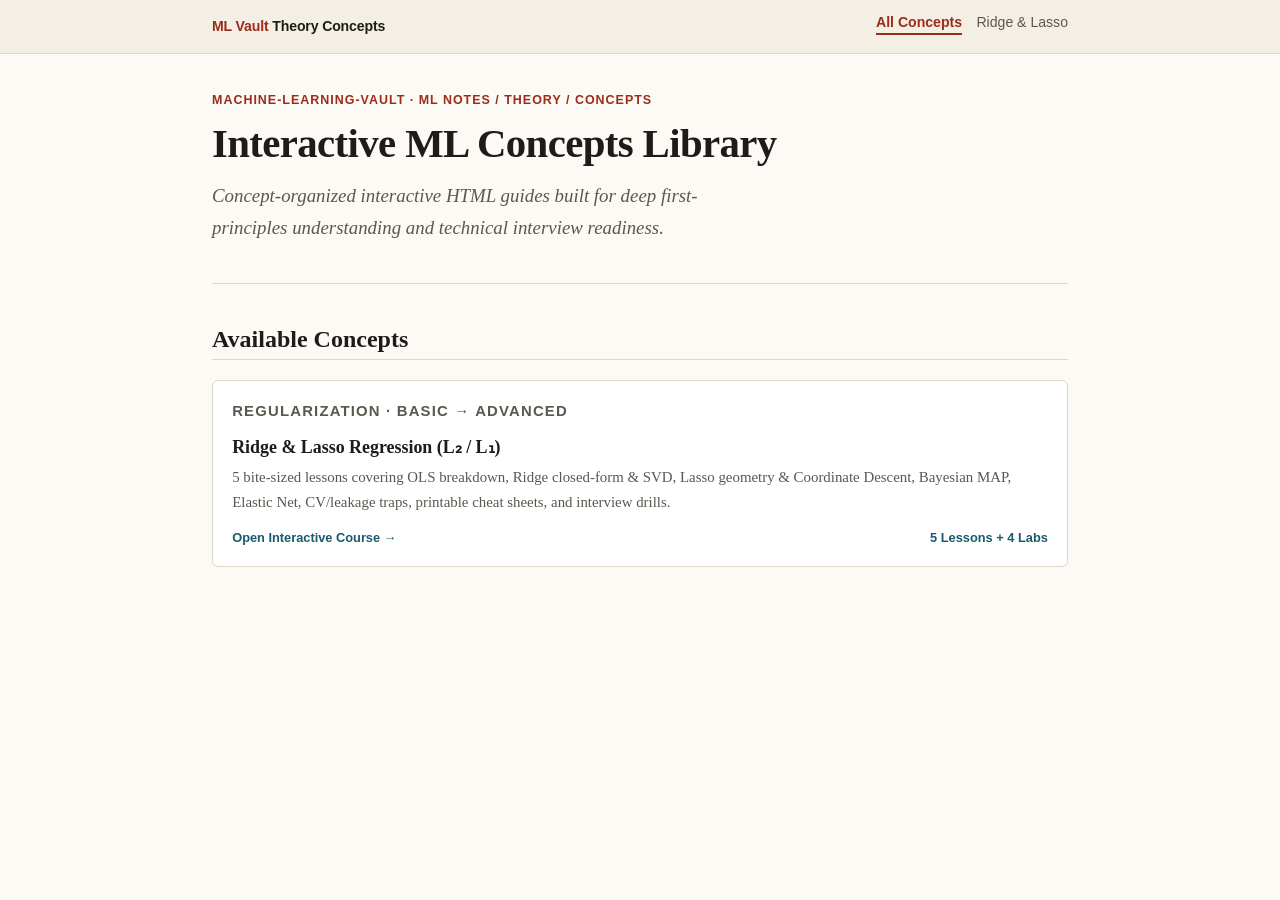
<file: ml notes/Theory/Concepts/index.html>
<!DOCTYPE html>
<html lang="en">
<head>
  <meta charset="UTF-8">
  <meta name="viewport" content="width=device-width, initial-scale=1.0">
  <meta name="color-scheme" content="light dark">
  <title>ML Theory — Interactive Concepts Hub</title>
  <link rel="stylesheet" href="./ridge-lasso/assets/course.css">
</head>
<body>
  <a class="skip-link" href="#main">Skip to content</a>

  <nav class="site-nav" aria-label="Concepts navigation">
    <div class="site-nav-inner">
      <a class="site-brand" href="./index.html"><span>ML Vault</span> Theory Concepts</a>
      <ul class="nav-links">
        <li><a href="./index.html" aria-current="page">All Concepts</a></li>
        <li><a href="./ridge-lasso/index.html">Ridge &amp; Lasso</a></li>
      </ul>
    </div>
  </nav>

  <main id="main">
    <header class="lesson-header">
      <p class="lesson-eyebrow">Machine-Learning-Vault · ml notes / Theory / Concepts</p>
      <h1>Interactive ML Concepts Library</h1>
      <p class="lesson-subtitle">
        Concept-organized interactive HTML guides built for deep first-principles understanding and technical interview readiness.
      </p>
    </header>

    <section aria-labelledby="concepts-list">
      <h2 id="concepts-list">Available Concepts</h2>
      <div class="lesson-grid">
        <a class="lesson-card" href="./ridge-lasso/index.html">
          <div>
            <p class="lesson-eyebrow">Regularization · Basic → Advanced</p>
            <h3>Ridge &amp; Lasso Regression (L₂ / L₁)</h3>
            <p>
              5 bite-sized lessons covering OLS breakdown, Ridge closed-form &amp; SVD, Lasso geometry &amp; Coordinate Descent, Bayesian MAP, Elastic Net, CV/leakage traps, printable cheat sheets, and interview drills.
            </p>
          </div>
          <div class="lesson-card-footer">
            <span>Open Interactive Course →</span>
            <span>5 Lessons + 4 Labs</span>
          </div>
        </a>
      </div>
    </section>
  </main>
</body>
</html>
</file>
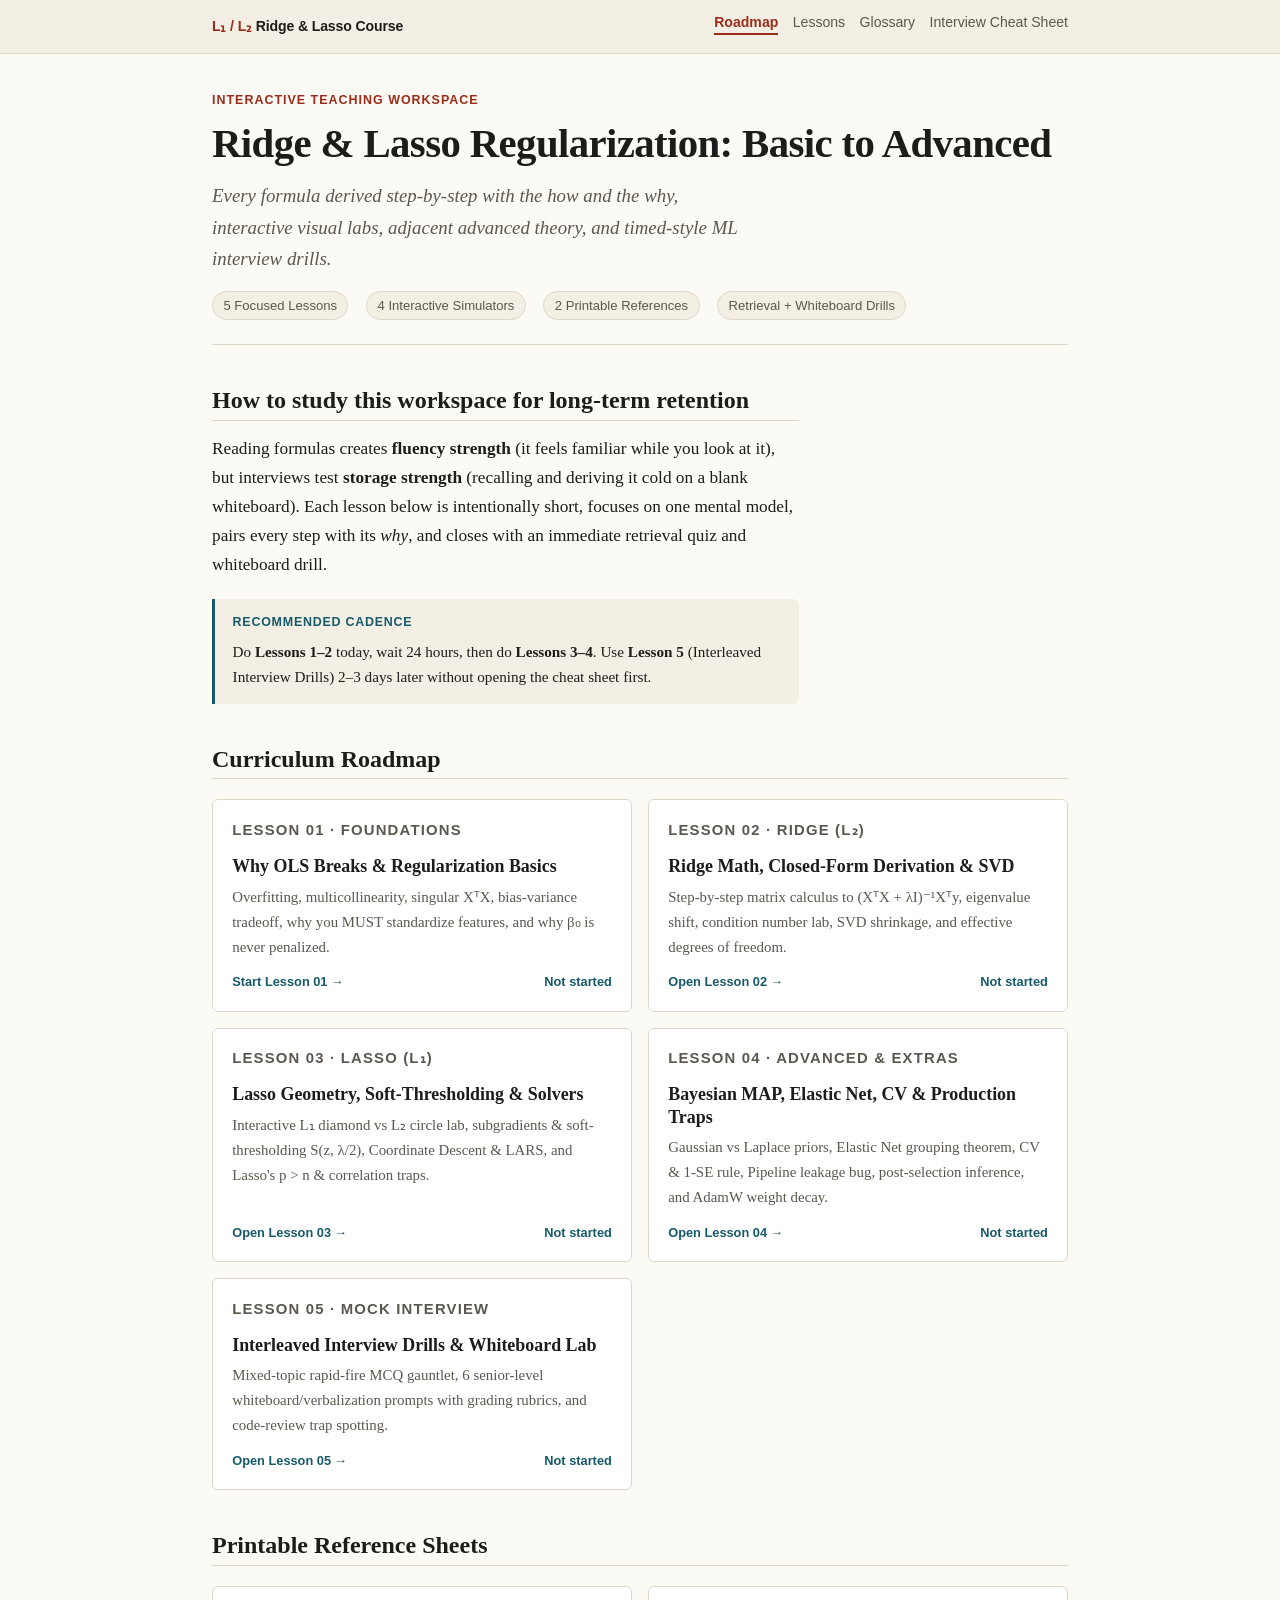
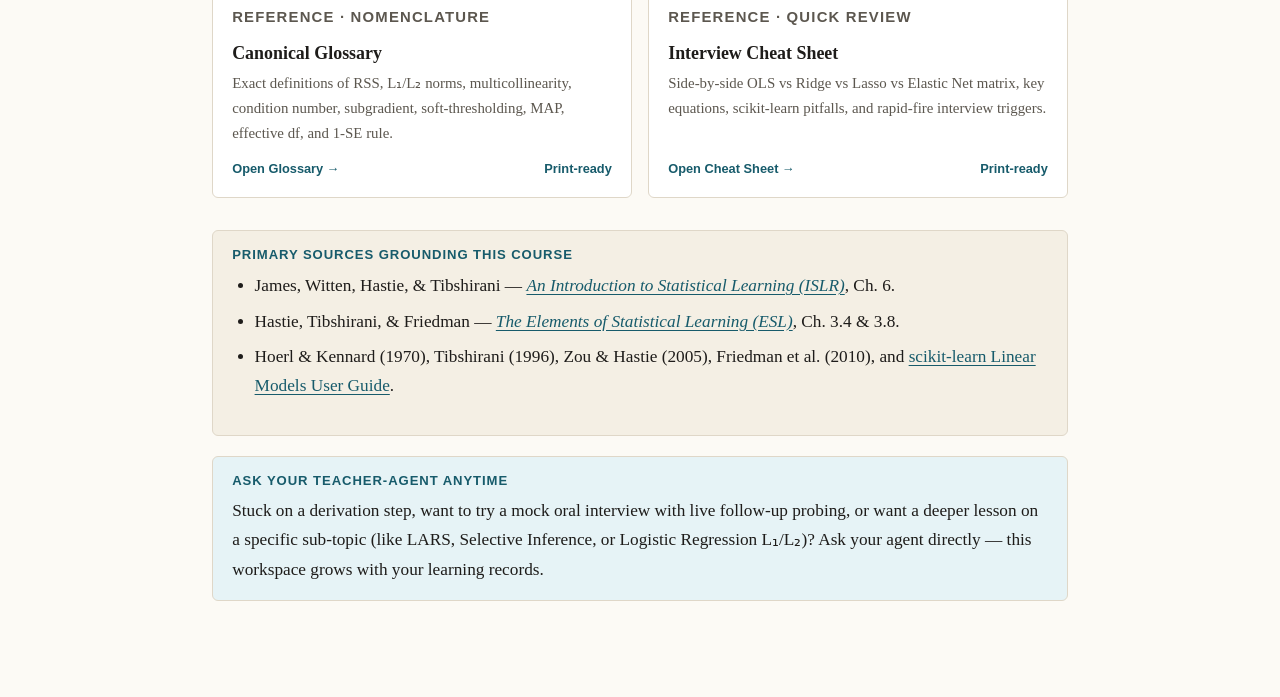
<file: ml notes/Theory/Concepts/ridge-lasso/index.html>
<!DOCTYPE html>
<html lang="en">
<head>
  <meta charset="UTF-8">
  <meta name="viewport" content="width=device-width, initial-scale=1.0">
  <meta name="color-scheme" content="light dark">
  <title>Ridge &amp; Lasso Mastery — Basic to Advanced ML Interview Course</title>
  <link rel="stylesheet" href="./assets/course.css">
</head>
<body>
  <a class="skip-link" href="#main">Skip to content</a>

  <nav class="site-nav" aria-label="Course navigation">
    <div class="site-nav-inner">
      <a class="site-brand" href="./index.html"><span>L₁ / L₂</span> Ridge &amp; Lasso Course</a>
      <ul class="nav-links">
        <li><a href="./index.html" aria-current="page">Roadmap</a></li>
        <li><a href="./lessons/0001-why-ols-breaks-and-regularization-basics.html">Lessons</a></li>
        <li><a href="./reference/glossary.html">Glossary</a></li>
        <li><a href="./reference/interview-cheatsheet.html">Interview Cheat Sheet</a></li>
      </ul>
    </div>
  </nav>

  <main id="main">
    <header class="lesson-header">
      <p class="lesson-eyebrow">Interactive Teaching Workspace</p>
      <h1>Ridge &amp; Lasso Regularization: Basic to Advanced</h1>
      <p class="lesson-subtitle">
        Every formula derived step-by-step with the <em>how</em> and the <em>why</em>, interactive visual labs, adjacent advanced theory, and timed-style ML interview drills.
      </p>
      <div class="meta-strip">
        <span class="meta-pill">5 Focused Lessons</span>
        <span class="meta-pill">4 Interactive Simulators</span>
        <span class="meta-pill">2 Printable References</span>
        <span class="meta-pill">Retrieval + Whiteboard Drills</span>
      </div>
    </header>

    <section class="prose" aria-labelledby="how-to-use">
      <h2 id="how-to-use">How to study this workspace for long-term retention</h2>
      <p>
        Reading formulas creates <strong>fluency strength</strong> (it feels familiar while you look at it), but interviews test <strong>storage strength</strong> (recalling and deriving it cold on a blank whiteboard). Each lesson below is intentionally short, focuses on one mental model, pairs every step with its <em>why</em>, and closes with an immediate retrieval quiz and whiteboard drill.
      </p>
      <div class="sidenote">
        <p class="sidenote-title">Recommended cadence</p>
        <p style="margin:0;">
          Do <strong>Lessons 1–2</strong> today, wait 24 hours, then do <strong>Lessons 3–4</strong>. Use <strong>Lesson 5</strong> (Interleaved Interview Drills) 2–3 days later without opening the cheat sheet first.
        </p>
      </div>
    </section>

    <section aria-labelledby="curriculum-heading">
      <h2 id="curriculum-heading">Curriculum Roadmap</h2>
      <div class="lesson-grid">
        <a class="lesson-card" href="./lessons/0001-why-ols-breaks-and-regularization-basics.html">
          <div>
            <p class="lesson-eyebrow">Lesson 01 · Foundations</p>
            <h3>Why OLS Breaks &amp; Regularization Basics</h3>
            <p>Overfitting, multicollinearity, singular XᵀX, bias-variance tradeoff, why you MUST standardize features, and why β₀ is never penalized.</p>
          </div>
          <div class="lesson-card-footer">
            <span>Start Lesson 01 →</span>
            <span data-hub-badge="lesson-01">Not started</span>
          </div>
        </a>

        <a class="lesson-card" href="./lessons/0002-ridge-regression-l2-math-svd-and-why.html">
          <div>
            <p class="lesson-eyebrow">Lesson 02 · Ridge (L₂)</p>
            <h3>Ridge Math, Closed-Form Derivation &amp; SVD</h3>
            <p>Step-by-step matrix calculus to (XᵀX + λI)⁻¹Xᵀy, eigenvalue shift, condition number lab, SVD shrinkage, and effective degrees of freedom.</p>
          </div>
          <div class="lesson-card-footer">
            <span>Open Lesson 02 →</span>
            <span data-hub-badge="lesson-02">Not started</span>
          </div>
        </a>

        <a class="lesson-card" href="./lessons/0003-lasso-regression-l1-geometry-sparsity-and-solvers.html">
          <div>
            <p class="lesson-eyebrow">Lesson 03 · Lasso (L₁)</p>
            <h3>Lasso Geometry, Soft-Thresholding &amp; Solvers</h3>
            <p>Interactive L₁ diamond vs L₂ circle lab, subgradients &amp; soft-thresholding S(z, λ/2), Coordinate Descent &amp; LARS, and Lasso's p &gt; n &amp; correlation traps.</p>
          </div>
          <div class="lesson-card-footer">
            <span>Open Lesson 03 →</span>
            <span data-hub-badge="lesson-03">Not started</span>
          </div>
        </a>

        <a class="lesson-card" href="./lessons/0004-advanced-bayesian-elastic-net-cv-and-gotchas.html">
          <div>
            <p class="lesson-eyebrow">Lesson 04 · Advanced &amp; Extras</p>
            <h3>Bayesian MAP, Elastic Net, CV &amp; Production Traps</h3>
            <p>Gaussian vs Laplace priors, Elastic Net grouping theorem, CV &amp; 1-SE rule, Pipeline leakage bug, post-selection inference, and AdamW weight decay.</p>
          </div>
          <div class="lesson-card-footer">
            <span>Open Lesson 04 →</span>
            <span data-hub-badge="lesson-04">Not started</span>
          </div>
        </a>

        <a class="lesson-card" href="./lessons/0005-interview-drills-and-whiteboard-scenarios.html">
          <div>
            <p class="lesson-eyebrow">Lesson 05 · Mock Interview</p>
            <h3>Interleaved Interview Drills &amp; Whiteboard Lab</h3>
            <p>Mixed-topic rapid-fire MCQ gauntlet, 6 senior-level whiteboard/verbalization prompts with grading rubrics, and code-review trap spotting.</p>
          </div>
          <div class="lesson-card-footer">
            <span>Open Lesson 05 →</span>
            <span data-hub-badge="lesson-05">Not started</span>
          </div>
        </a>
      </div>
    </section>

    <section aria-labelledby="ref-heading">
      <h2 id="ref-heading">Printable Reference Sheets</h2>
      <div class="lesson-grid">
        <a class="lesson-card" href="./reference/glossary.html">
          <div>
            <p class="lesson-eyebrow">Reference · Nomenclature</p>
            <h3>Canonical Glossary</h3>
            <p>Exact definitions of RSS, L₁/L₂ norms, multicollinearity, condition number, subgradient, soft-thresholding, MAP, effective df, and 1-SE rule.</p>
          </div>
          <div class="lesson-card-footer">
            <span>Open Glossary →</span>
            <span>Print-ready</span>
          </div>
        </a>

        <a class="lesson-card" href="./reference/interview-cheatsheet.html">
          <div>
            <p class="lesson-eyebrow">Reference · Quick Review</p>
            <h3>Interview Cheat Sheet</h3>
            <p>Side-by-side OLS vs Ridge vs Lasso vs Elastic Net matrix, key equations, scikit-learn pitfalls, and rapid-fire interview triggers.</p>
          </div>
          <div class="lesson-card-footer">
            <span>Open Cheat Sheet →</span>
            <span>Print-ready</span>
          </div>
        </a>
      </div>
    </section>

    <section class="source-box" aria-labelledby="sources-head">
      <h2 id="sources-head">Primary Sources Grounding This Course</h2>
      <ul>
        <li>James, Witten, Hastie, &amp; Tibshirani — <a href="https://www.statlearning.com/" target="_blank" rel="noopener"><em>An Introduction to Statistical Learning (ISLR)</em></a>, Ch. 6.</li>
        <li>Hastie, Tibshirani, &amp; Friedman — <a href="https://web.stanford.edu/~hastie/ElemStatLearn/" target="_blank" rel="noopener"><em>The Elements of Statistical Learning (ESL)</em></a>, Ch. 3.4 &amp; 3.8.</li>
        <li>Hoerl &amp; Kennard (1970), Tibshirani (1996), Zou &amp; Hastie (2005), Friedman et al. (2010), and <a href="https://scikit-learn.org/stable/modules/linear_model.html" target="_blank" rel="noopener">scikit-learn Linear Models User Guide</a>.</li>
      </ul>
    </section>

    <section class="agent-box" aria-labelledby="agent-head">
      <h2 id="agent-head">Ask Your Teacher-Agent Anytime</h2>
      <p style="margin:0;">
        Stuck on a derivation step, want to try a mock oral interview with live follow-up probing, or want a deeper lesson on a specific sub-topic (like LARS, Selective Inference, or Logistic Regression L₁/L₂)? Ask your agent directly — this workspace grows with your learning records.
      </p>
    </section>
  </main>

  <script src="./assets/drills.js"></script>
</body>
</html>
</file>
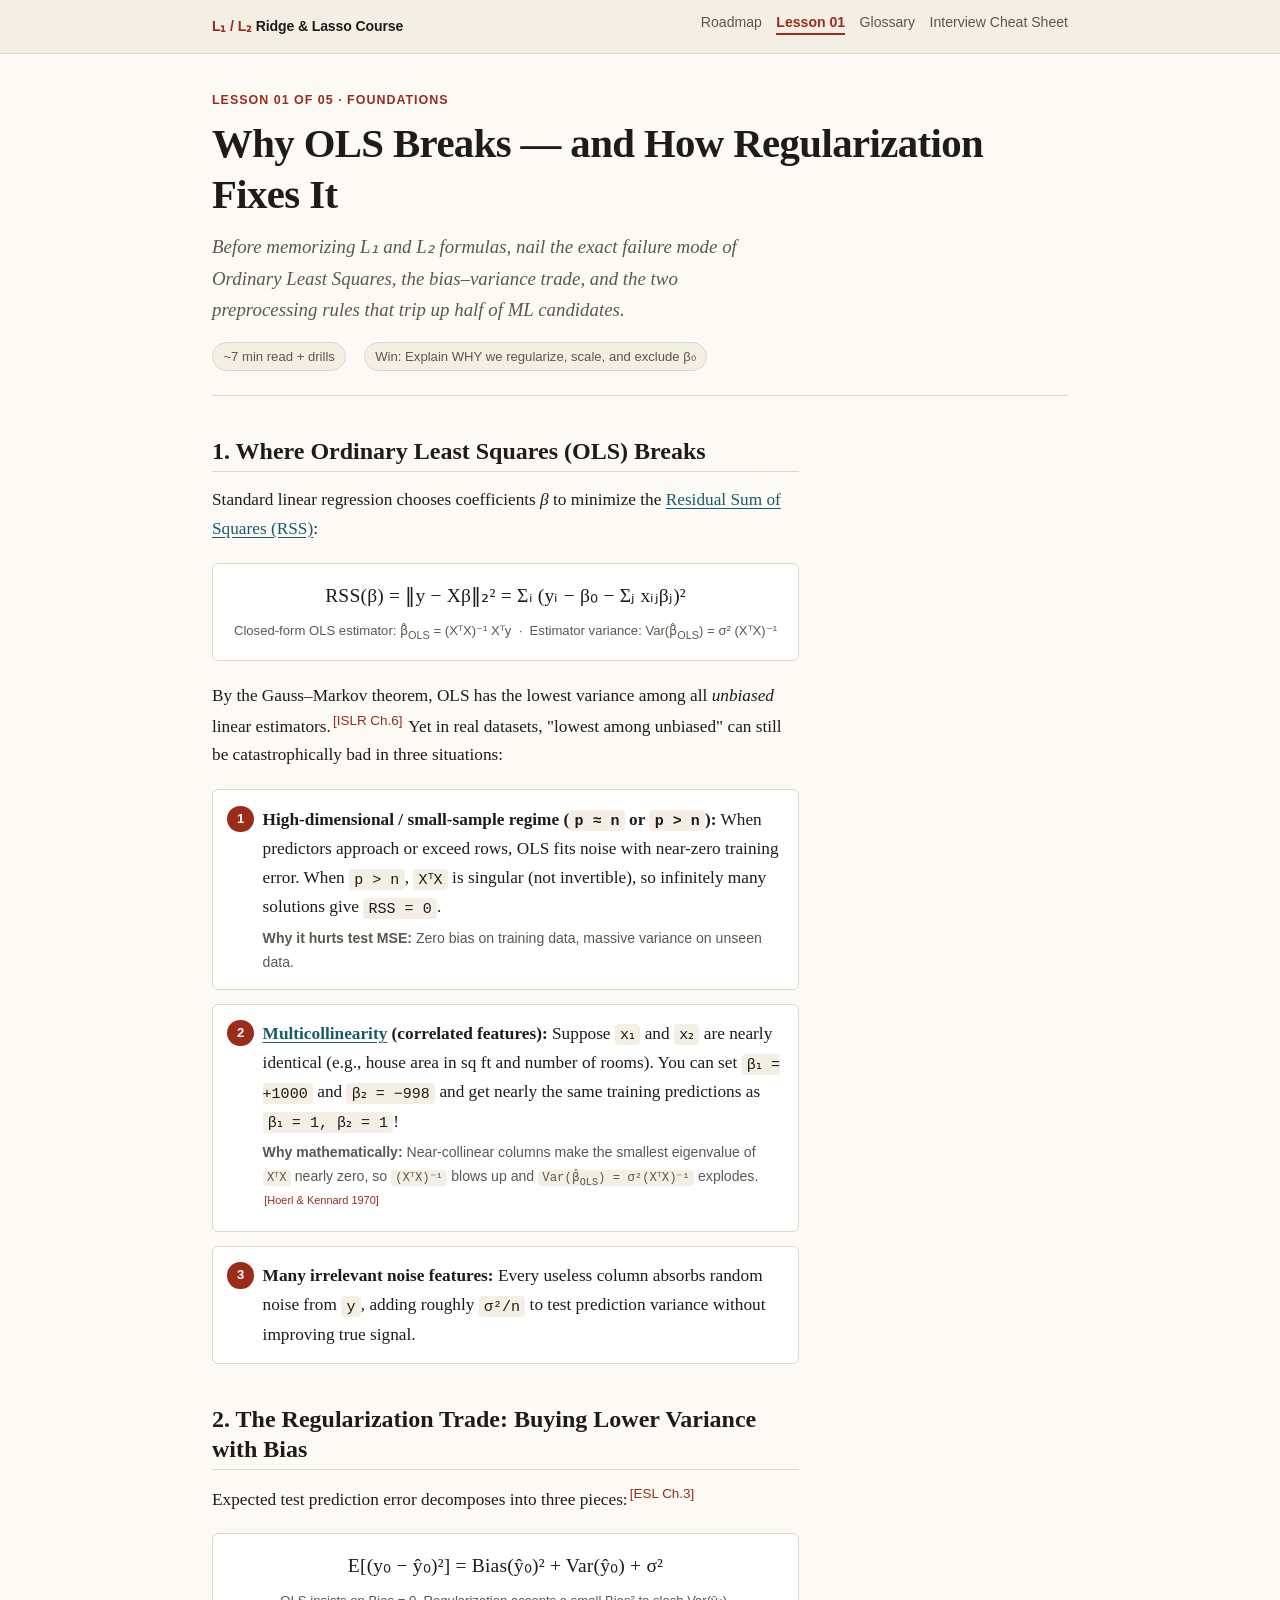
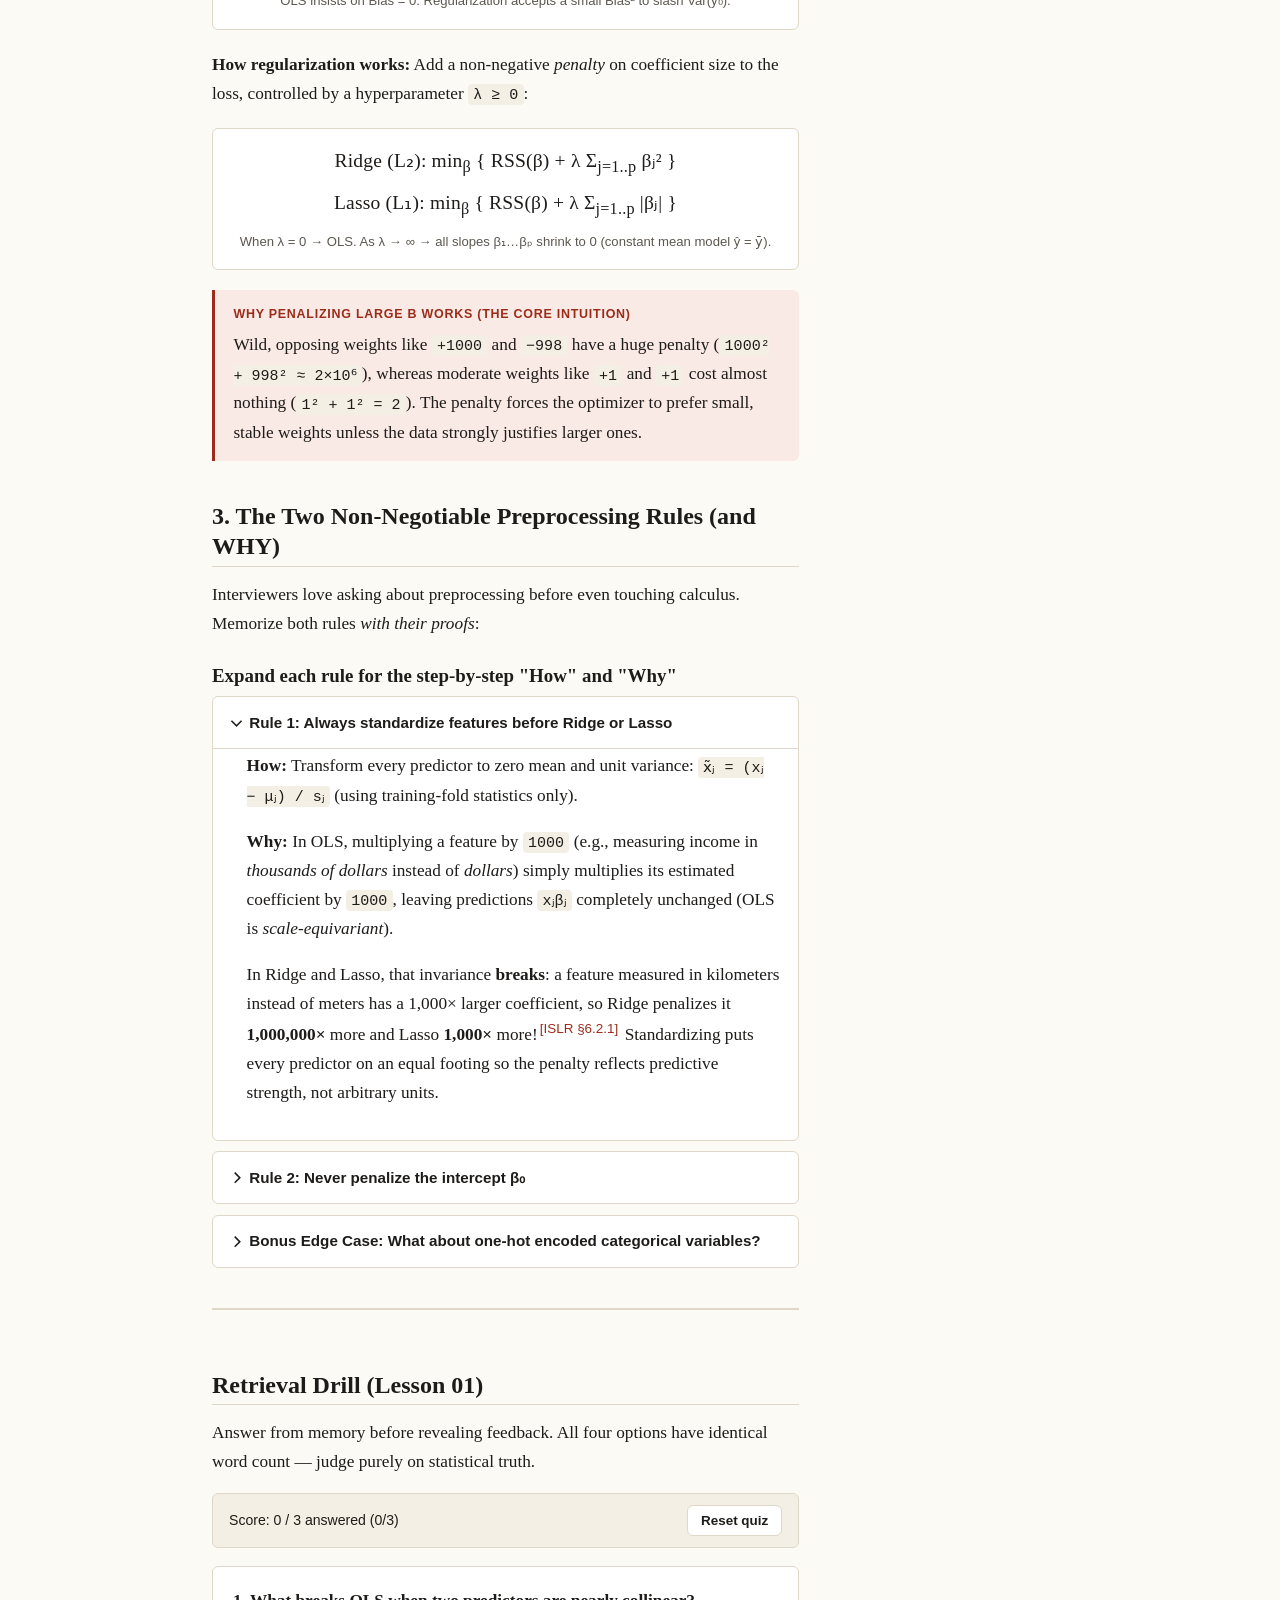
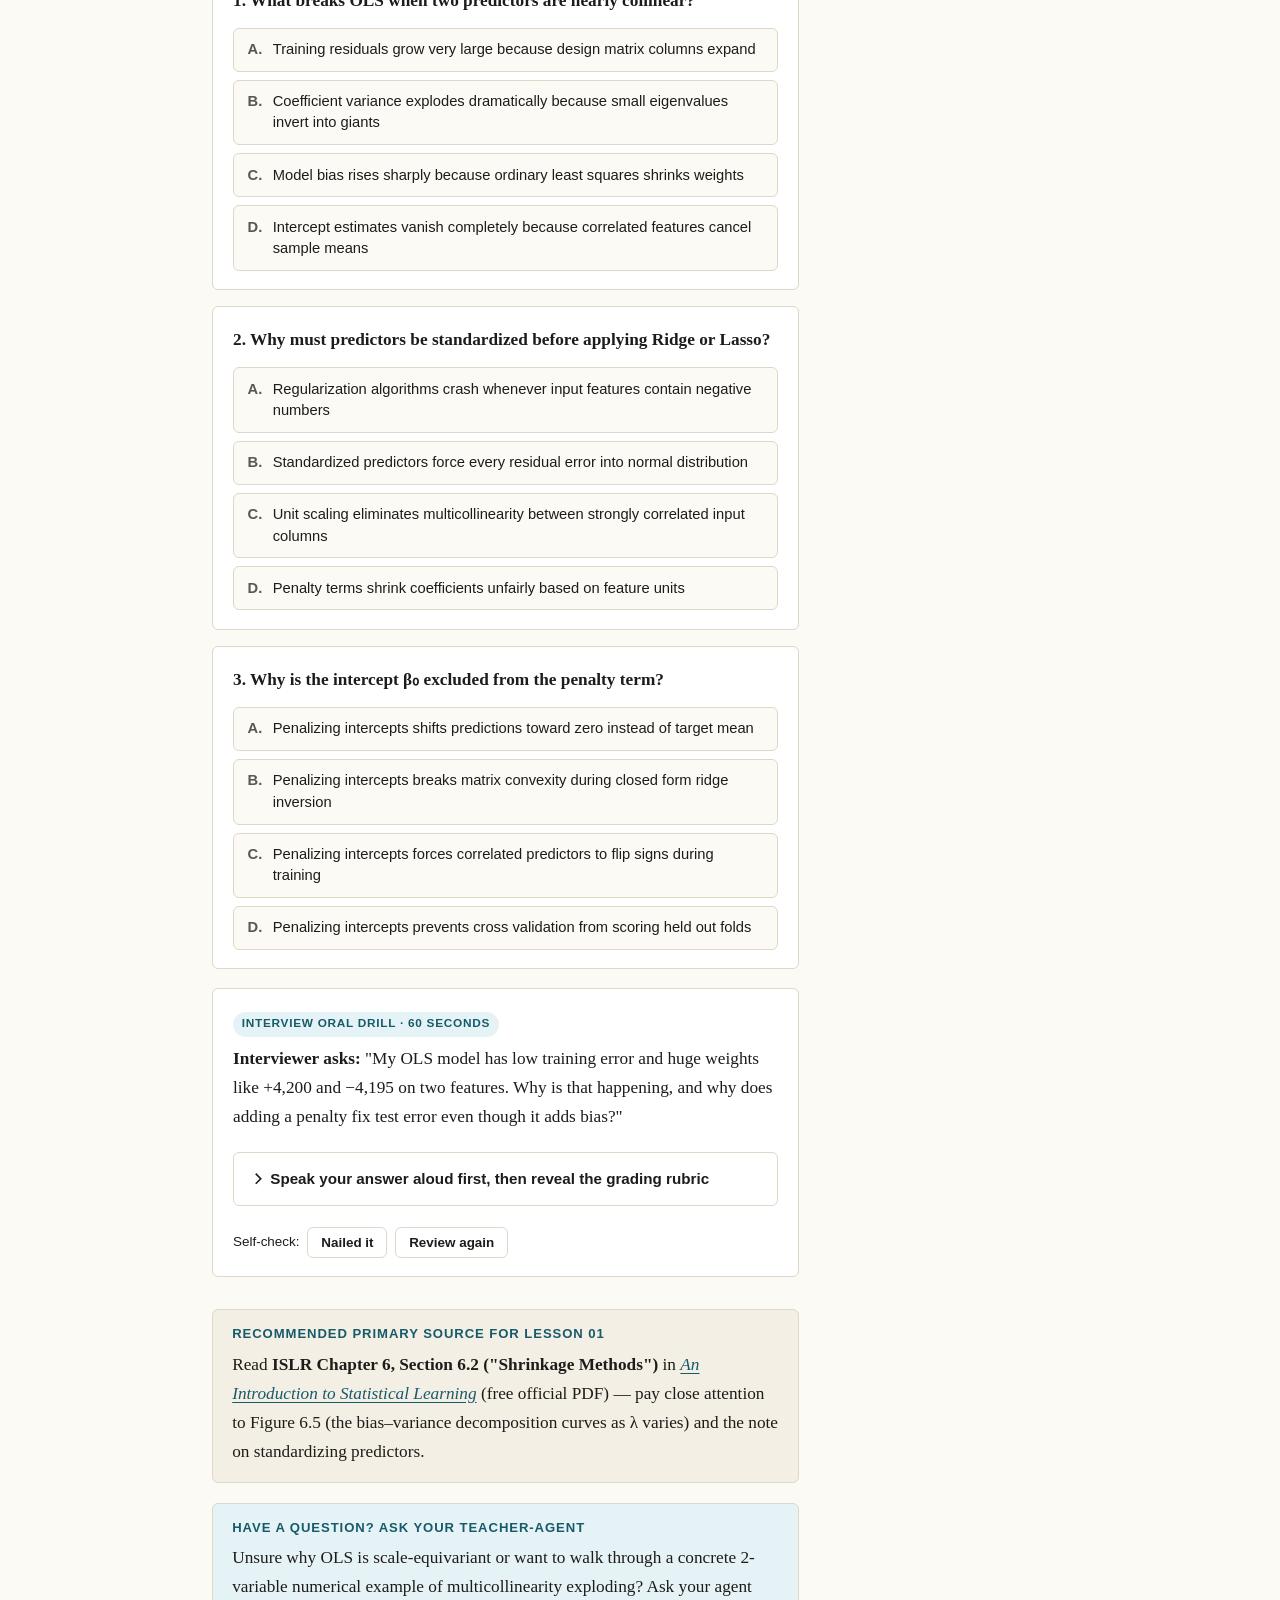
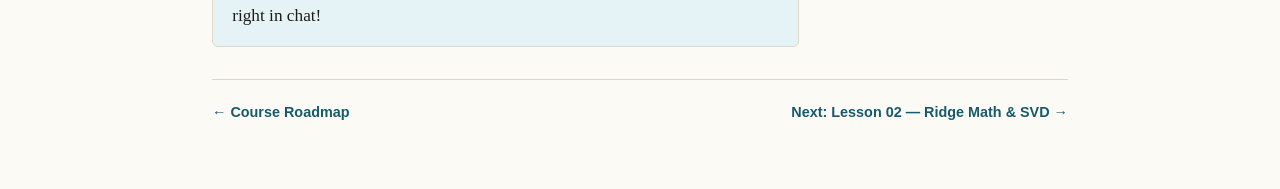
<file: ml notes/Theory/Concepts/ridge-lasso/lessons/0001-why-ols-breaks-and-regularization-basics.html>
<!DOCTYPE html>
<html lang="en">
<head>
  <meta charset="UTF-8">
  <meta name="viewport" content="width=device-width, initial-scale=1.0">
  <meta name="color-scheme" content="light dark">
  <title>Lesson 01: Why OLS Breaks &amp; Regularization Basics</title>
  <link rel="stylesheet" href="../assets/course.css">
</head>
<body>
  <a class="skip-link" href="#main">Skip to content</a>

  <nav class="site-nav" aria-label="Course navigation">
    <div class="site-nav-inner">
      <a class="site-brand" href="../index.html"><span>L₁ / L₂</span> Ridge &amp; Lasso Course</a>
      <ul class="nav-links">
        <li><a href="../index.html">Roadmap</a></li>
        <li><a href="./0001-why-ols-breaks-and-regularization-basics.html" aria-current="page">Lesson 01</a></li>
        <li><a href="../reference/glossary.html">Glossary</a></li>
        <li><a href="../reference/interview-cheatsheet.html">Interview Cheat Sheet</a></li>
      </ul>
    </div>
  </nav>

  <main id="main">
    <header class="lesson-header">
      <p class="lesson-eyebrow">Lesson 01 of 05 · Foundations</p>
      <h1>Why OLS Breaks — and How Regularization Fixes It</h1>
      <p class="lesson-subtitle">
        Before memorizing L₁ and L₂ formulas, nail the exact failure mode of Ordinary Least Squares, the bias–variance trade, and the two preprocessing rules that trip up half of ML candidates.
      </p>
      <div class="meta-strip">
        <span class="meta-pill">~7 min read + drills</span>
        <span class="meta-pill">Win: Explain WHY we regularize, scale, and exclude β₀</span>
      </div>
    </header>

    <article class="prose">
      <h2>1. Where Ordinary Least Squares (OLS) Breaks</h2>
      <p>
        Standard linear regression chooses coefficients <span class="math-var">β</span> to minimize the <a href="../reference/glossary.html#ols">Residual Sum of Squares (RSS)</a>:
      </p>
      <div class="math-block">
        <span class="eq-main">RSS(β) = ‖y − Xβ‖₂² = Σᵢ (yᵢ − β₀ − Σⱼ xᵢⱼβⱼ)²</span>
        <span class="eq-note">Closed-form OLS estimator: β̂<sub>OLS</sub> = (XᵀX)⁻¹ Xᵀy &nbsp;·&nbsp; Estimator variance: Var(β̂<sub>OLS</sub>) = σ² (XᵀX)⁻¹</span>
      </div>
      <p>
        By the Gauss–Markov theorem, OLS has the lowest variance among all <em>unbiased</em> linear estimators.<a class="cite" href="https://www.statlearning.com/" target="_blank" rel="noopener">[ISLR Ch.6]</a> Yet in real datasets, "lowest among unbiased" can still be catastrophically bad in three situations:
      </p>
      <ol class="step-list">
        <li>
          <strong>High-dimensional / small-sample regime (<code>p ≈ n</code> or <code>p &gt; n</code>):</strong>
          When predictors approach or exceed rows, OLS fits noise with near-zero training error. When <code>p &gt; n</code>, <code>XᵀX</code> is singular (not invertible), so infinitely many solutions give <code>RSS = 0</code>.
          <span class="step-why"><strong>Why it hurts test MSE:</strong> Zero bias on training data, massive variance on unseen data.</span>
        </li>
        <li>
          <strong><a href="../reference/glossary.html#multicollinearity">Multicollinearity</a> (correlated features):</strong>
          Suppose <code>x₁</code> and <code>x₂</code> are nearly identical (e.g., house area in sq ft and number of rooms). You can set <code>β₁ = +1000</code> and <code>β₂ = −998</code> and get nearly the same training predictions as <code>β₁ = 1, β₂ = 1</code>!
          <span class="step-why"><strong>Why mathematically:</strong> Near-collinear columns make the smallest eigenvalue of <code>XᵀX</code> nearly zero, so <code>(XᵀX)⁻¹</code> blows up and <code>Var(β̂<sub>OLS</sub>) = σ²(XᵀX)⁻¹</code> explodes.<a class="cite" href="https://doi.org/10.1080/00401706.1970.10488634" target="_blank" rel="noopener">[Hoerl &amp; Kennard 1970]</a></span>
        </li>
        <li>
          <strong>Many irrelevant noise features:</strong>
          Every useless column absorbs random noise from <code>y</code>, adding roughly <code>σ²/n</code> to test prediction variance without improving true signal.
        </li>
      </ol>

      <h2>2. The Regularization Trade: Buying Lower Variance with Bias</h2>
      <p>
        Expected test prediction error decomposes into three pieces:<a class="cite" href="https://web.stanford.edu/~hastie/ElemStatLearn/" target="_blank" rel="noopener">[ESL Ch.3]</a>
      </p>
      <div class="math-block">
        <span class="eq-main">E[(y₀ − ŷ₀)²] = Bias(ŷ₀)² + Var(ŷ₀) + σ²</span>
        <span class="eq-note">OLS insists on Bias = 0. Regularization accepts a small Bias² to slash Var(ŷ₀).</span>
      </div>
      <p>
        <strong>How regularization works:</strong> Add a non-negative <em>penalty</em> on coefficient size to the loss, controlled by a hyperparameter <code>λ ≥ 0</code>:
      </p>
      <div class="math-block">
        <span class="eq-main">Ridge (L₂): min<sub>β</sub> { RSS(β) + λ Σ<sub>j=1..p</sub> βⱼ² }</span>
        <span class="eq-main" style="margin-top:0.4rem;">Lasso (L₁): min<sub>β</sub> { RSS(β) + λ Σ<sub>j=1..p</sub> |βⱼ| }</span>
        <span class="eq-note">When λ = 0 → OLS. As λ → ∞ → all slopes β₁…βₚ shrink to 0 (constant mean model ŷ = ȳ).</span>
      </div>

      <div class="callout-why">
        <span class="callout-label">Why penalizing large β works (the core intuition)</span>
        Wild, opposing weights like <code>+1000</code> and <code>−998</code> have a huge penalty (<code>1000² + 998² ≈ 2×10⁶</code>), whereas moderate weights like <code>+1</code> and <code>+1</code> cost almost nothing (<code>1² + 1² = 2</code>). The penalty forces the optimizer to prefer small, stable weights unless the data strongly justifies larger ones.
      </div>

      <h2>3. The Two Non-Negotiable Preprocessing Rules (and WHY)</h2>
      <p>
        Interviewers love asking about preprocessing before even touching calculus. Memorize both rules <em>with their proofs</em>:
      </p>

      <section class="accordion" aria-labelledby="prep-rules-head">
        <h3 id="prep-rules-head">Expand each rule for the step-by-step "How" and "Why"</h3>

        <details open>
          <summary>Rule 1: Always standardize features before Ridge or Lasso</summary>
          <div class="details-body">
            <p><strong>How:</strong> Transform every predictor to zero mean and unit variance: <code>x̃ⱼ = (xⱼ − μⱼ) / sⱼ</code> (using training-fold statistics only).</p>
            <p><strong>Why:</strong> In OLS, multiplying a feature by <code>1000</code> (e.g., measuring income in <em>thousands of dollars</em> instead of <em>dollars</em>) simply multiplies its estimated coefficient by <code>1000</code>, leaving predictions <code>xⱼβⱼ</code> completely unchanged (OLS is <em>scale-equivariant</em>).</p>
            <p>In Ridge and Lasso, that invariance <strong>breaks</strong>: a feature measured in kilometers instead of meters has a 1,000× larger coefficient, so Ridge penalizes it <strong>1,000,000×</strong> more and Lasso <strong>1,000×</strong> more!<a class="cite" href="https://www.statlearning.com/" target="_blank" rel="noopener">[ISLR §6.2.1]</a> Standardizing puts every predictor on an equal footing so the penalty reflects predictive strength, not arbitrary units.</p>
          </div>
        </details>

        <details>
          <summary>Rule 2: Never penalize the intercept β₀</summary>
          <div class="details-body">
            <p><strong>How:</strong> Notice the penalty sum runs over <code>j = 1 … p</code>, deliberately omitting <code>j = 0</code>. Equivalently, if you center each feature (mean 0) and center <code>y</code>, the optimal intercept is always <code>β̂₀ = ȳ</code>.</p>
            <p><strong>Why:</strong> Adding a constant <code>+100</code> to every target value <code>yᵢ</code> (e.g., converting Celsius to Kelvin) should just shift every prediction by <code>+100</code>. If you penalized <code>β₀</code>, the penalty would pull <code>β̂₀</code> toward zero, systematically under-predicting high-mean targets and making predictions depend on the arbitrary origin of <code>y</code>.<a class="cite" href="https://web.stanford.edu/~hastie/ElemStatLearn/" target="_blank" rel="noopener">[ESL §3.4.1]</a></p>
          </div>
        </details>

        <details>
          <summary>Bonus Edge Case: What about one-hot encoded categorical variables?</summary>
          <div class="details-body">
            <p><strong>Why interviewers ask this:</strong> If you standardize a rare binary dummy variable (e.g. 1% ones, 99% zeros, <code>s ≈ 0.1</code>), dividing by <code>0.1</code> inflates the "1" entry to <code>+10</code>, making its coefficient 10× smaller and therefore <em>less</em> penalized than a 50/50 dummy!</p>
            <p><strong>Practical answer:</strong> For binary/dummy columns, either leave them unscaled (or scale continuous variables by <code>2s</code>, Gelman's convention) and check via cross-validation; also remember that with regularization you should usually keep <strong>all k</strong> one-hot columns instead of dropping a reference category, because dropping one breaks symmetry across categories under a penalty.</p>
          </div>
        </details>
      </section>
    </article>

    <section class="drill-section prose" aria-labelledby="quiz-head" data-quiz-group="lesson-01">
      <h2 id="quiz-head">Retrieval Drill (Lesson 01)</h2>
      <p>Answer from memory before revealing feedback. All four options have identical word count — judge purely on statistical truth.</p>
      <div class="quiz-scorebar">
        <span data-quiz-score>Score: 0 / 3</span>
        <button type="button" class="btn-secondary" data-quiz-reset>Reset quiz</button>
      </div>

      <div class="quiz-card" data-answer="1" data-explain="With correlated predictors, the smallest eigenvalues of XᵀX approach zero. Since Var(β̂_OLS) = σ²(XᵀX)⁻¹, inverting near-zero eigenvalues causes coefficient variance to explode while OLS remains unbiased.">
        <p class="quiz-prompt">1. What breaks OLS when two predictors are nearly collinear?</p>
        <div class="quiz-options">
          <button type="button" class="quiz-option"><span class="opt-letter">A.</span><span>Training residuals grow very large because design matrix columns expand</span></button>
          <button type="button" class="quiz-option"><span class="opt-letter">B.</span><span>Coefficient variance explodes dramatically because small eigenvalues invert into giants</span></button>
          <button type="button" class="quiz-option"><span class="opt-letter">C.</span><span>Model bias rises sharply because ordinary least squares shrinks weights</span></button>
          <button type="button" class="quiz-option"><span class="opt-letter">D.</span><span>Intercept estimates vanish completely because correlated features cancel sample means</span></button>
        </div>
        <div class="quiz-feedback" aria-live="polite"></div>
      </div>

      <div class="quiz-card" data-answer="3" data-explain="OLS is scale-equivariant, but Ridge (βⱼ²) and Lasso (|βⱼ|) penalize raw coefficient magnitudes. A feature measured in larger physical units has a larger βⱼ and gets unfairly penalized unless predictors are standardized.">
        <p class="quiz-prompt">2. Why must predictors be standardized before applying Ridge or Lasso?</p>
        <div class="quiz-options">
          <button type="button" class="quiz-option"><span class="opt-letter">A.</span><span>Regularization algorithms crash whenever input features contain negative numbers</span></button>
          <button type="button" class="quiz-option"><span class="opt-letter">B.</span><span>Standardized predictors force every residual error into normal distribution</span></button>
          <button type="button" class="quiz-option"><span class="opt-letter">C.</span><span>Unit scaling eliminates multicollinearity between strongly correlated input columns</span></button>
          <button type="button" class="quiz-option"><span class="opt-letter">D.</span><span>Penalty terms shrink coefficients unfairly based on feature units</span></button>
        </div>
        <div class="quiz-feedback" aria-live="polite"></div>
      </div>

      <div class="quiz-card" data-answer="0" data-explain="The intercept β₀ captures the baseline level ȳ when predictors are centered. Penalizing it biases predictions toward zero instead of ȳ and breaks shift-equivariance when y is shifted by a constant.">
        <p class="quiz-prompt">3. Why is the intercept β₀ excluded from the penalty term?</p>
        <div class="quiz-options">
          <button type="button" class="quiz-option"><span class="opt-letter">A.</span><span>Penalizing intercepts shifts predictions toward zero instead of target mean</span></button>
          <button type="button" class="quiz-option"><span class="opt-letter">B.</span><span>Penalizing intercepts breaks matrix convexity during closed form ridge inversion</span></button>
          <button type="button" class="quiz-option"><span class="opt-letter">C.</span><span>Penalizing intercepts forces correlated predictors to flip signs during training</span></button>
          <button type="button" class="quiz-option"><span class="opt-letter">D.</span><span>Penalizing intercepts prevents cross validation from scoring held out folds</span></button>
        </div>
        <div class="quiz-feedback" aria-live="polite"></div>
      </div>

      <div class="whiteboard-drill" data-drill-id="wb-01">
        <span class="drill-tag">Interview Oral Drill · 60 seconds</span>
        <p><strong>Interviewer asks:</strong> "My OLS model has low training error and huge weights like +4,200 and −4,195 on two features. Why is that happening, and why does adding a penalty fix test error even though it adds bias?"</p>
        <section class="accordion" aria-label="Model answer for oral drill 1">
          <details>
            <summary>Speak your answer aloud first, then reveal the grading rubric</summary>
            <div class="details-body">
              <ul>
                <li><strong>Diagnose the symptom:</strong> Large opposing weights are the classic signature of <em>multicollinearity</em> — the two features move together, so their difference carries near-zero variance, inflating <code>Var(β̂) = σ²(XᵀX)⁻¹</code>.</li>
                <li><strong>Invoke Bias–Variance:</strong> Total test MSE = <code>Bias² + Variance + σ²</code>. OLS enforces <code>Bias = 0</code> at the cost of massive variance.</li>
                <li><strong>Explain the fix:</strong> Penalizing <code>‖β‖₂²</code> or <code>‖β‖₁</code> rules out canceling mega-weights; the tiny induced bias is outweighed by a dramatic variance drop, lowering test MSE.</li>
                <li><strong>Bonus signal:</strong> Mention standardizing predictors first and leaving <code>β₀</code> unpenalized.</li>
              </ul>
            </div>
          </details>
        </section>
        <div class="self-rate">
          <span>Self-check:</span>
          <button type="button" class="btn-secondary" data-rate="good">Nailed it</button>
          <button type="button" class="btn-secondary" data-rate="review">Review again</button>
          <span data-rate-status></span>
        </div>
      </div>
    </section>

    <section class="source-box prose" aria-labelledby="rec-source-1">
      <h2 id="rec-source-1">Recommended Primary Source for Lesson 01</h2>
      <p style="margin:0;">
        Read <strong>ISLR Chapter 6, Section 6.2 ("Shrinkage Methods")</strong> in <a href="https://www.statlearning.com/" target="_blank" rel="noopener"><em>An Introduction to Statistical Learning</em></a> (free official PDF) — pay close attention to Figure 6.5 (the bias–variance decomposition curves as λ varies) and the note on standardizing predictors.
      </p>
    </section>

    <section class="agent-box prose" aria-labelledby="agent-1">
      <h2 id="agent-1">Have a Question? Ask Your Teacher-Agent</h2>
      <p style="margin:0;">
        Unsure why OLS is scale-equivariant or want to walk through a concrete 2-variable numerical example of multicollinearity exploding? Ask your agent right in chat!
      </p>
    </section>

    <nav class="lesson-pager" aria-label="Lesson navigation">
      <a href="../index.html">← Course Roadmap</a>
      <a href="./0002-ridge-regression-l2-math-svd-and-why.html">Next: Lesson 02 — Ridge Math &amp; SVD →</a>
    </nav>
  </main>

  <script src="../assets/drills.js"></script>
</body>
</html>
</file>
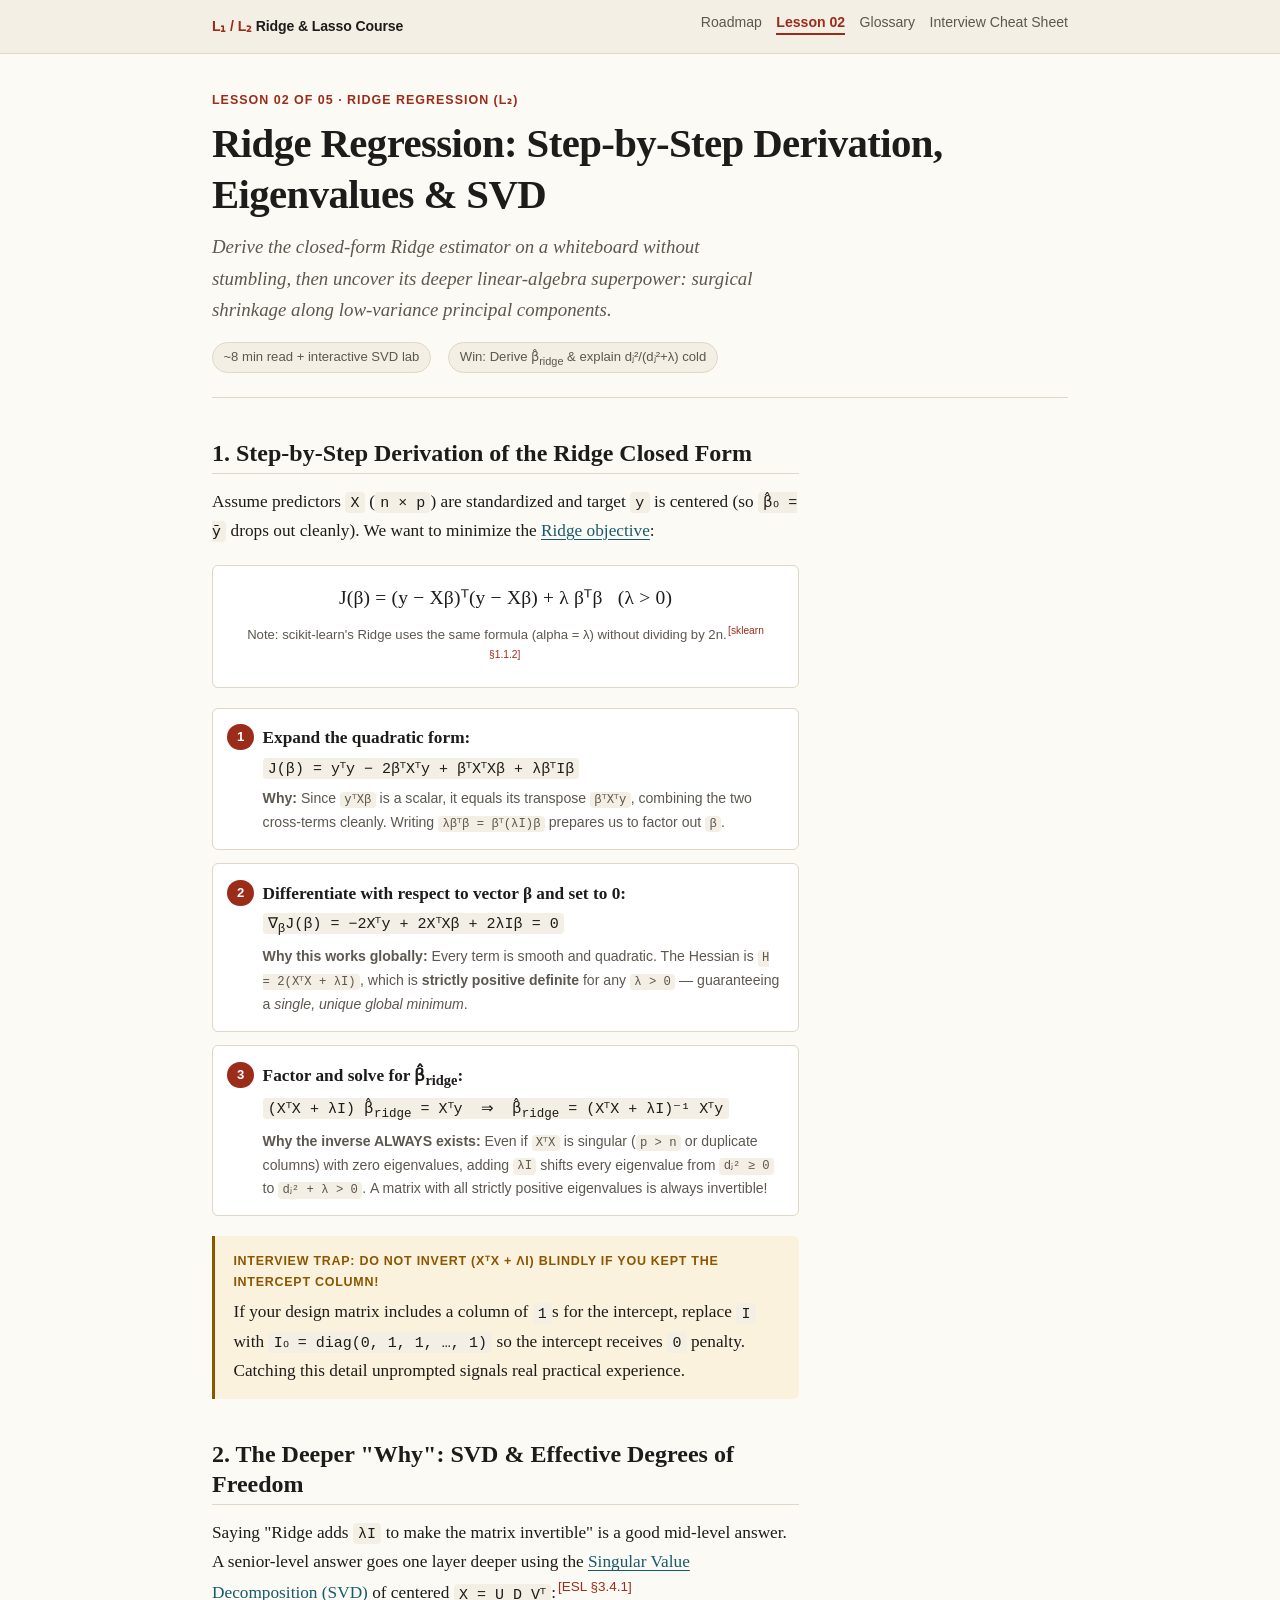
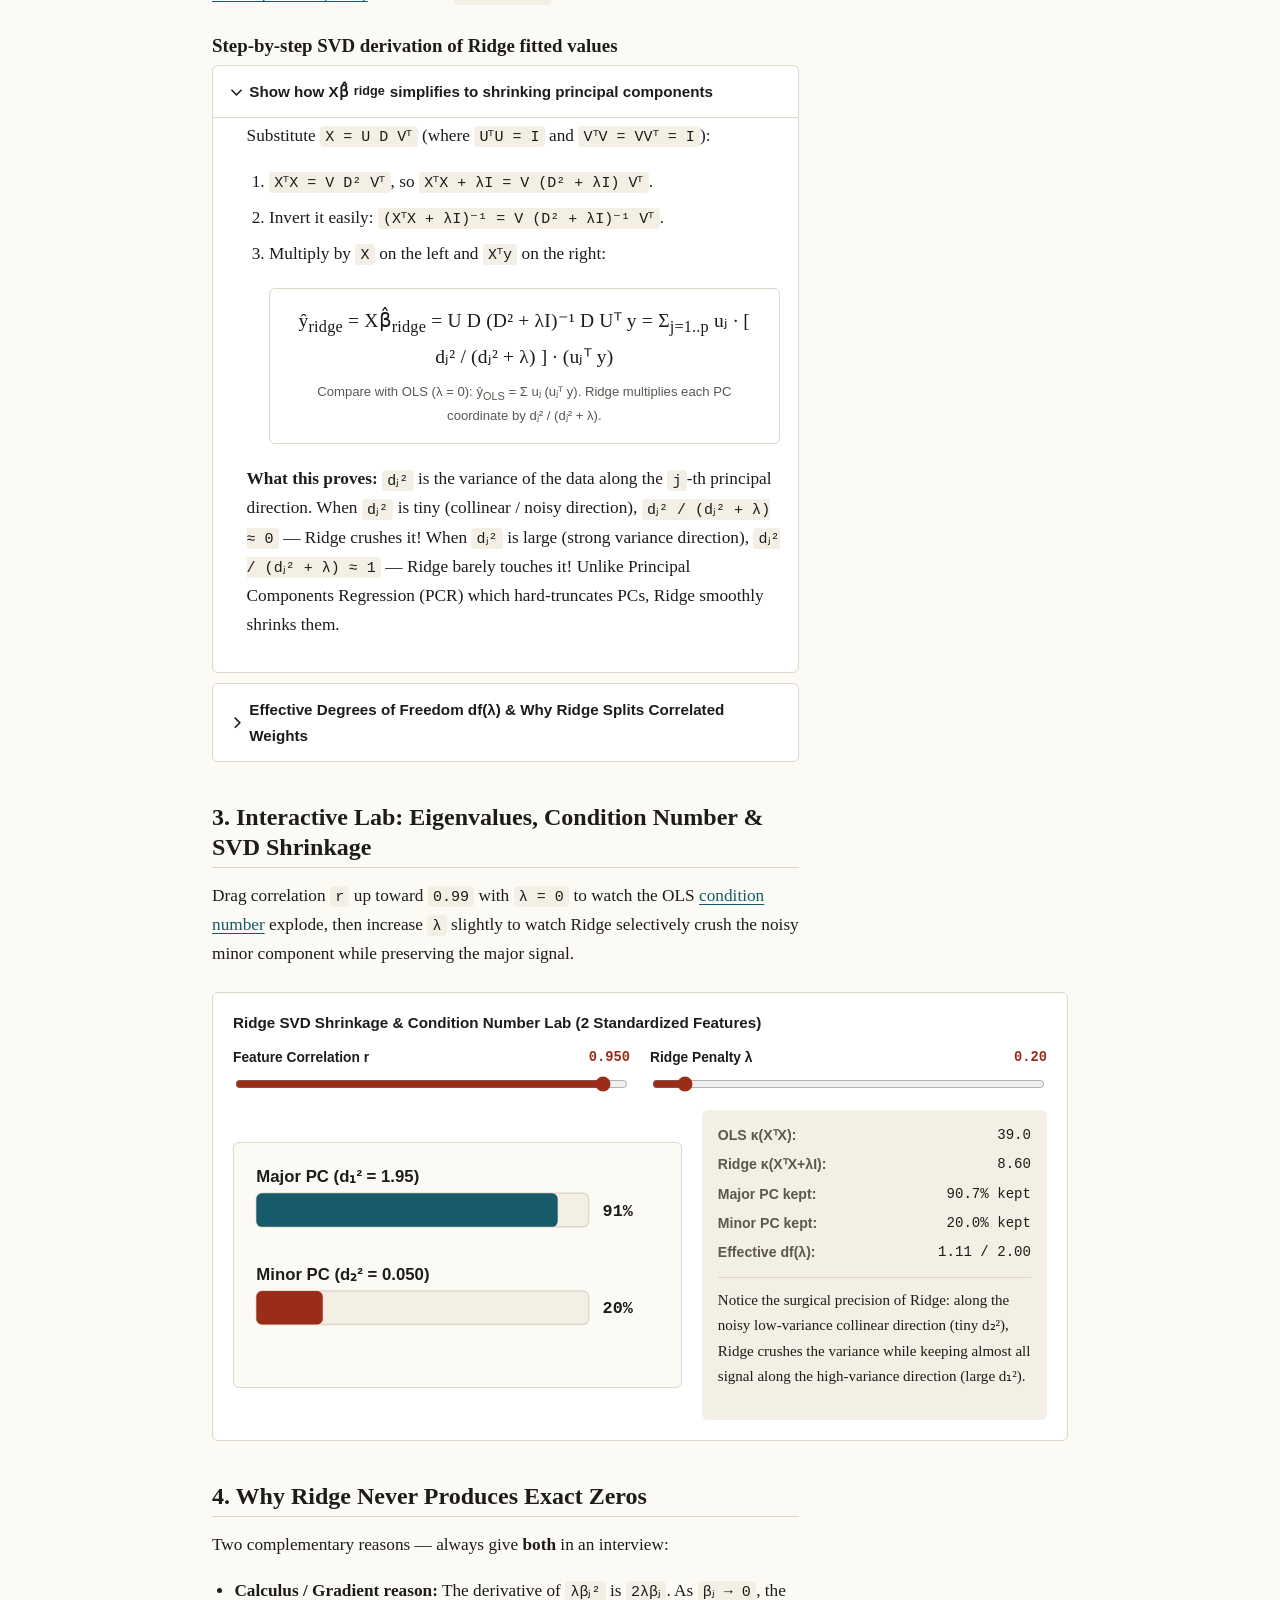
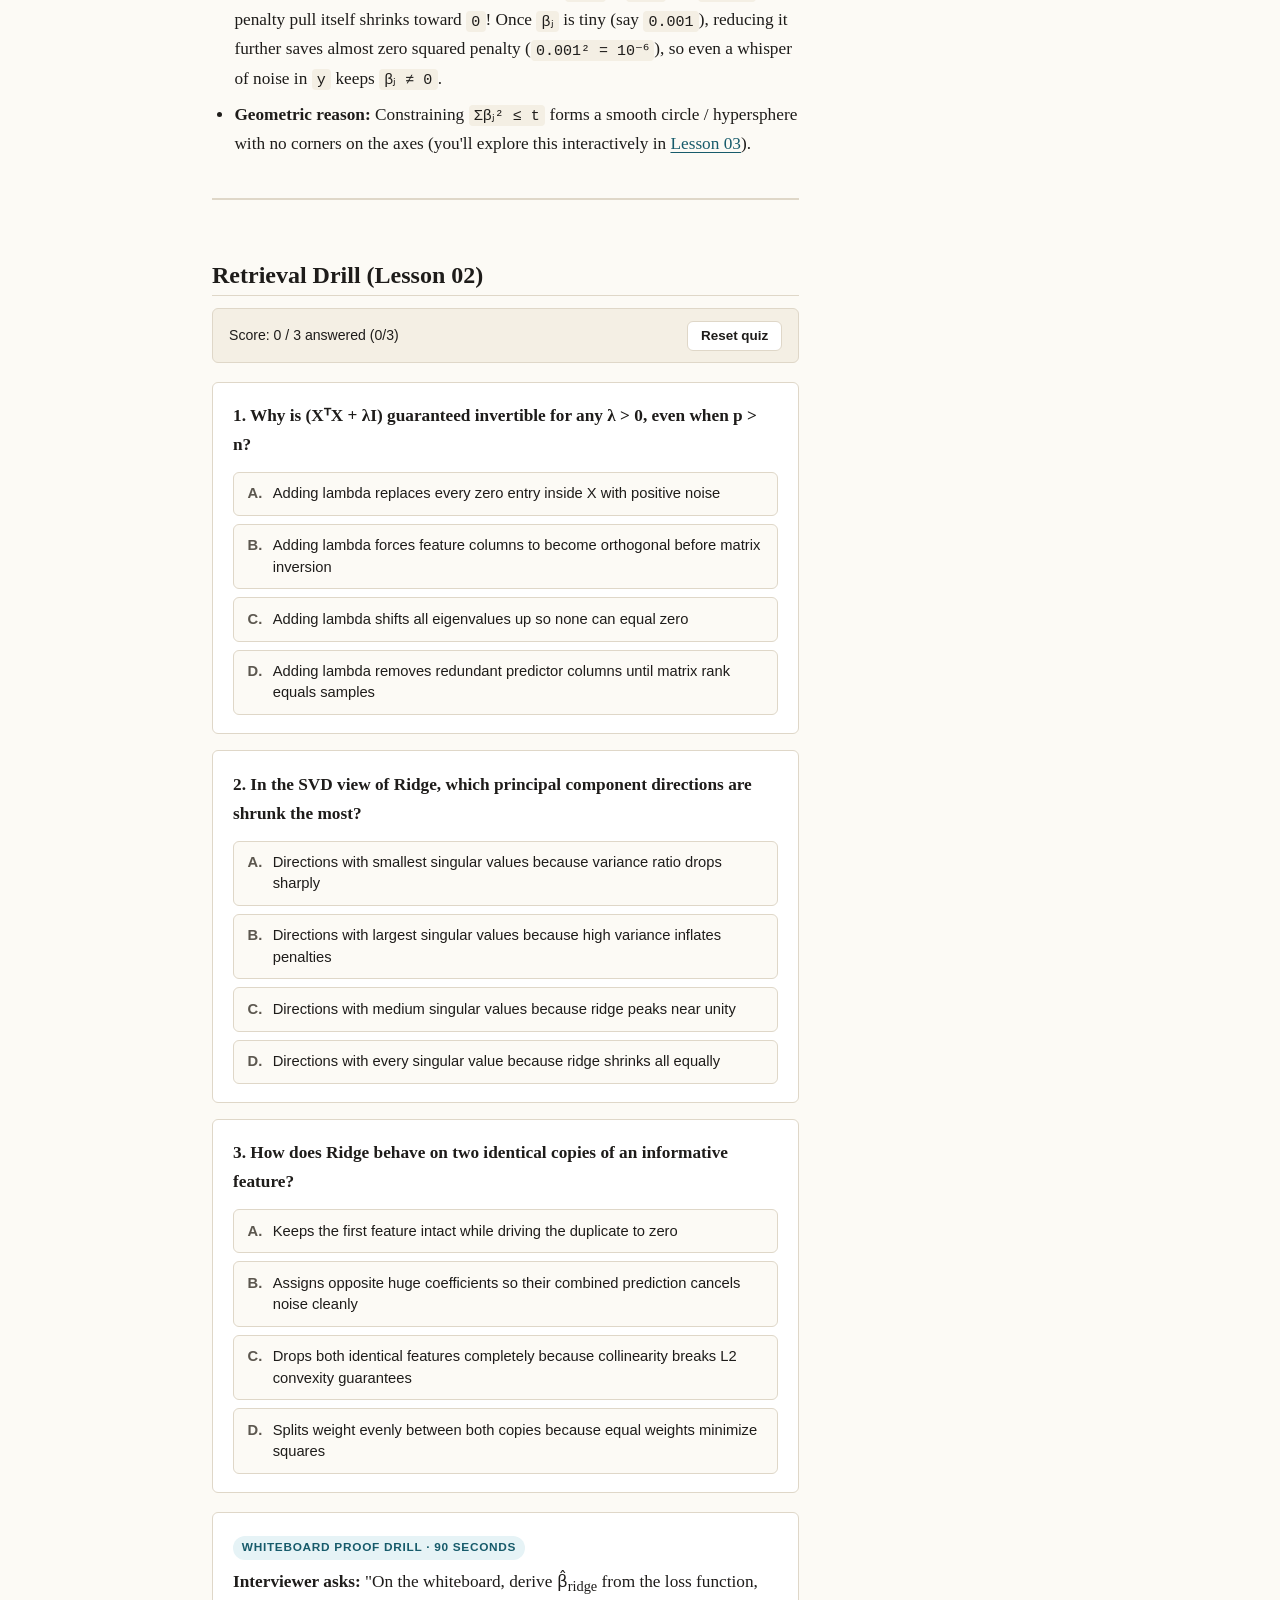
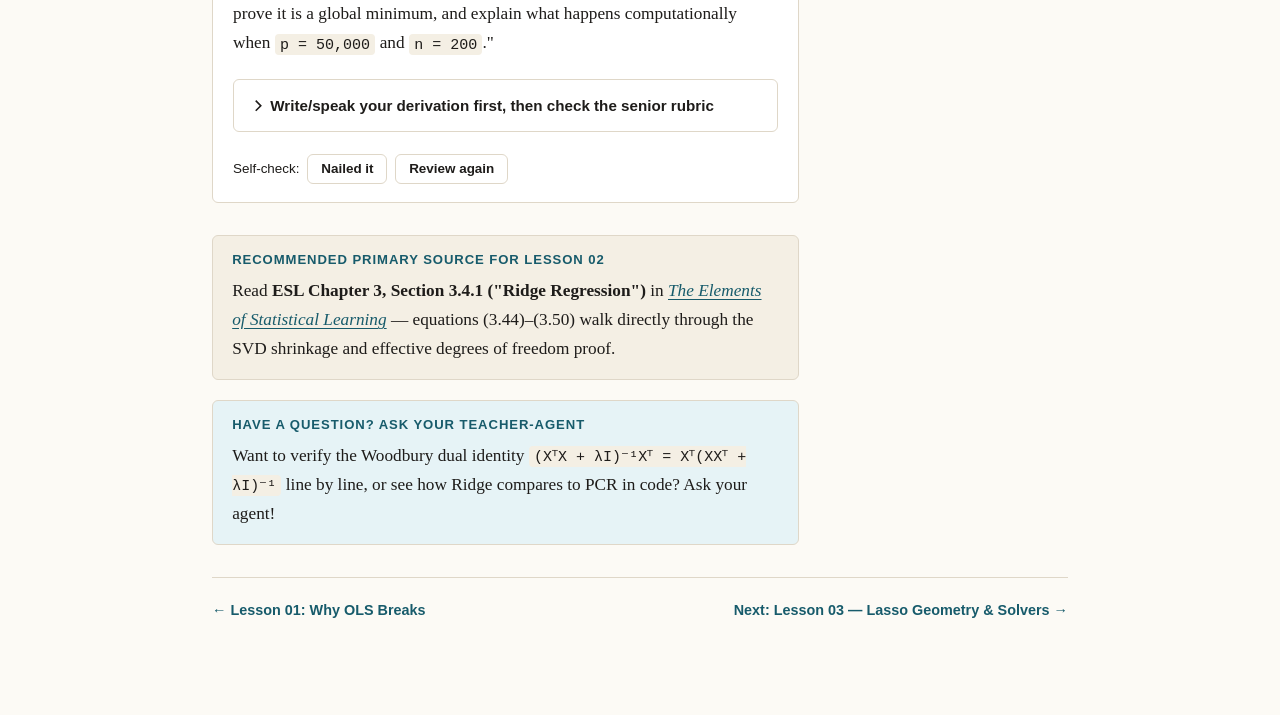
<file: ml notes/Theory/Concepts/ridge-lasso/lessons/0002-ridge-regression-l2-math-svd-and-why.html>
<!DOCTYPE html>
<html lang="en">
<head>
  <meta charset="UTF-8">
  <meta name="viewport" content="width=device-width, initial-scale=1.0">
  <meta name="color-scheme" content="light dark">
  <title>Lesson 02: Ridge Regression (L₂) — Closed Form, Eigenvalues &amp; SVD</title>
  <link rel="stylesheet" href="../assets/course.css">
</head>
<body>
  <a class="skip-link" href="#main">Skip to content</a>

  <nav class="site-nav" aria-label="Course navigation">
    <div class="site-nav-inner">
      <a class="site-brand" href="../index.html"><span>L₁ / L₂</span> Ridge &amp; Lasso Course</a>
      <ul class="nav-links">
        <li><a href="../index.html">Roadmap</a></li>
        <li><a href="./0002-ridge-regression-l2-math-svd-and-why.html" aria-current="page">Lesson 02</a></li>
        <li><a href="../reference/glossary.html">Glossary</a></li>
        <li><a href="../reference/interview-cheatsheet.html">Interview Cheat Sheet</a></li>
      </ul>
    </div>
  </nav>

  <main id="main">
    <header class="lesson-header">
      <p class="lesson-eyebrow">Lesson 02 of 05 · Ridge Regression (L₂)</p>
      <h1>Ridge Regression: Step-by-Step Derivation, Eigenvalues &amp; SVD</h1>
      <p class="lesson-subtitle">
        Derive the closed-form Ridge estimator on a whiteboard without stumbling, then uncover its deeper linear-algebra superpower: surgical shrinkage along low-variance principal components.
      </p>
      <div class="meta-strip">
        <span class="meta-pill">~8 min read + interactive SVD lab</span>
        <span class="meta-pill">Win: Derive β̂<sub>ridge</sub> &amp; explain dⱼ²/(dⱼ²+λ) cold</span>
      </div>
    </header>

    <article class="prose">
      <h2>1. Step-by-Step Derivation of the Ridge Closed Form</h2>
      <p>
        Assume predictors <code>X</code> (<code>n × p</code>) are standardized and target <code>y</code> is centered (so <code>β̂₀ = ȳ</code> drops out cleanly). We want to minimize the <a href="../reference/glossary.html#l2-norm">Ridge objective</a>:
      </p>
      <div class="math-block">
        <span class="eq-main">J(β) = (y − Xβ)ᵀ(y − Xβ) + λ βᵀβ &nbsp;&nbsp;(λ &gt; 0)</span>
        <span class="eq-note">Note: scikit-learn's Ridge uses the same formula (alpha = λ) without dividing by 2n.<a class="cite" href="https://scikit-learn.org/stable/modules/linear_model.html" target="_blank" rel="noopener">[sklearn §1.1.2]</a></span>
      </div>

      <ol class="step-list">
        <li>
          <strong>Expand the quadratic form:</strong><br>
          <code>J(β) = yᵀy − 2βᵀXᵀy + βᵀXᵀXβ + λβᵀIβ</code>
          <span class="step-why"><strong>Why:</strong> Since <code>yᵀXβ</code> is a scalar, it equals its transpose <code>βᵀXᵀy</code>, combining the two cross-terms cleanly. Writing <code>λβᵀβ = βᵀ(λI)β</code> prepares us to factor out <code>β</code>.</span>
        </li>
        <li>
          <strong>Differentiate with respect to vector β and set to 0:</strong><br>
          <code>∇<sub>β</sub>J(β) = −2Xᵀy + 2XᵀXβ + 2λIβ = 0</code>
          <span class="step-why"><strong>Why this works globally:</strong> Every term is smooth and quadratic. The Hessian is <code>H = 2(XᵀX + λI)</code>, which is <strong>strictly positive definite</strong> for any <code>λ &gt; 0</code> — guaranteeing a <em>single, unique global minimum</em>.</span>
        </li>
        <li>
          <strong>Factor and solve for β̂<sub>ridge</sub>:</strong><br>
          <code>(XᵀX + λI) β̂<sub>ridge</sub> = Xᵀy &nbsp;⇒&nbsp; β̂<sub>ridge</sub> = (XᵀX + λI)⁻¹ Xᵀy</code>
          <span class="step-why"><strong>Why the inverse ALWAYS exists:</strong> Even if <code>XᵀX</code> is singular (<code>p &gt; n</code> or duplicate columns) with zero eigenvalues, adding <code>λI</code> shifts every eigenvalue from <code>dⱼ² ≥ 0</code> to <code>dⱼ² + λ &gt; 0</code>. A matrix with all strictly positive eigenvalues is always invertible!</span>
        </li>
      </ol>

      <div class="callout-trap">
        <span class="callout-label">Interview Trap: Do NOT invert (XᵀX + λI) blindly if you kept the intercept column!</span>
        If your design matrix includes a column of <code>1</code>s for the intercept, replace <code>I</code> with <code>I₀ = diag(0, 1, 1, …, 1)</code> so the intercept receives <code>0</code> penalty. Catching this detail unprompted signals real practical experience.
      </div>

      <h2>2. The Deeper "Why": SVD &amp; Effective Degrees of Freedom</h2>
      <p>
        Saying "Ridge adds <code>λI</code> to make the matrix invertible" is a good mid-level answer. A senior-level answer goes one layer deeper using the <a href="../reference/glossary.html#svd">Singular Value Decomposition (SVD)</a> of centered <code>X = U D Vᵀ</code>:<a class="cite" href="https://web.stanford.edu/~hastie/ElemStatLearn/" target="_blank" rel="noopener">[ESL §3.4.1]</a>
      </p>

      <section class="accordion" aria-labelledby="svd-proof-head">
        <h3 id="svd-proof-head">Step-by-step SVD derivation of Ridge fitted values</h3>
        <details open>
          <summary>Show how Xβ̂<sub>ridge</sub> simplifies to shrinking principal components</summary>
          <div class="details-body">
            <p>Substitute <code>X = U D Vᵀ</code> (where <code>UᵀU = I</code> and <code>VᵀV = VVᵀ = I</code>):</p>
            <ol>
              <li><code>XᵀX = V D² Vᵀ</code>, so <code>XᵀX + λI = V (D² + λI) Vᵀ</code>.</li>
              <li>Invert it easily: <code>(XᵀX + λI)⁻¹ = V (D² + λI)⁻¹ Vᵀ</code>.</li>
              <li>Multiply by <code>X</code> on the left and <code>Xᵀy</code> on the right:
                <div class="math-block">
                  <span class="eq-main">ŷ<sub>ridge</sub> = Xβ̂<sub>ridge</sub> = U D (D² + λI)⁻¹ D Uᵀ y = Σ<sub>j=1..p</sub> uⱼ · [ dⱼ² / (dⱼ² + λ) ] · (uⱼᵀ y)</span>
                  <span class="eq-note">Compare with OLS (λ = 0): ŷ<sub>OLS</sub> = Σ uⱼ (uⱼᵀ y). Ridge multiplies each PC coordinate by dⱼ² / (dⱼ² + λ).</span>
                </div>
              </li>
            </ol>
            <p><strong>What this proves:</strong> <code>dⱼ²</code> is the variance of the data along the <code>j</code>-th principal direction. When <code>dⱼ²</code> is tiny (collinear / noisy direction), <code>dⱼ² / (dⱼ² + λ) ≈ 0</code> — Ridge crushes it! When <code>dⱼ²</code> is large (strong variance direction), <code>dⱼ² / (dⱼ² + λ) ≈ 1</code> — Ridge barely touches it! Unlike Principal Components Regression (PCR) which hard-truncates PCs, Ridge smoothly shrinks them.</p>
          </div>
        </details>

        <details>
          <summary>Effective Degrees of Freedom df(λ) &amp; Why Ridge Splits Correlated Weights</summary>
          <div class="details-body">
            <p><strong><a href="../reference/glossary.html#effective-df">Effective degrees of freedom</a>:</strong> Taking the trace of the Ridge hat matrix <code>H<sub>λ</sub> = X(XᵀX + λI)⁻¹Xᵀ</code> gives:</p>
            <div class="math-block">
              <span class="eq-main">df(λ) = tr(H<sub>λ</sub>) = Σ<sub>j=1..p</sub> dⱼ² / (dⱼ² + λ)</span>
              <span class="eq-note">df(0) = p (full OLS complexity) &nbsp;→&nbsp; df(∞) = 0.</span>
            </div>
            <p><strong>Why Ridge shares weight equally across identical features:</strong> Suppose <code>x₁ = x₂</code> and their combined effect must sum to <code>2</code> (<code>β₁ + β₂ = 2</code>). Putting <code>(2, 0)</code> costs penalty <code>2² + 0² = 4</code>, while splitting <code>(1, 1)</code> costs <code>1² + 1² = 2</code> — half the penalty for the exact same RSS! That is why Ridge shrinks correlated predictors <em>together</em>.</p>
          </div>
        </details>
      </section>

      <h2>3. Interactive Lab: Eigenvalues, Condition Number &amp; SVD Shrinkage</h2>
      <p>
        Drag correlation <code>r</code> up toward <code>0.99</code> with <code>λ = 0</code> to watch the OLS <a href="../reference/glossary.html#condition-number">condition number</a> explode, then increase <code>λ</code> slightly to watch Ridge selectively crush the noisy minor component while preserving the major signal.
      </p>
    </article>

    <section class="sim-card" data-simulator="ridge-svd" aria-labelledby="sim-svd-title">
      <div class="sim-header">
        <h3 class="sim-title" id="sim-svd-title">Ridge SVD Shrinkage &amp; Condition Number Lab (2 Standardized Features)</h3>
      </div>
      <div class="sim-controls">
        <div class="control-group">
          <label for="svd-corr">Feature Correlation r <output data-out="svd-corr">0.950</output></label>
          <input type="range" id="svd-corr" data-sim="svd-corr" min="0" max="0.995" step="0.005" value="0.95">
        </div>
        <div class="control-group">
          <label for="svd-lambda">Ridge Penalty λ <output data-out="svd-lambda">0.20</output></label>
          <input type="range" id="svd-lambda" data-sim="svd-lambda" min="0" max="3" step="0.05" value="0.20">
        </div>
      </div>
      <div class="sim-stage">
        <svg class="sim-svg" viewBox="0 0 320 175" role="img" aria-label="Bar chart of Ridge SVD shrinkage factors along major and minor principal components"></svg>
        <div class="sim-readout">
          <dl>
            <dt>OLS κ(XᵀX):</dt><dd data-out="k-ols">—</dd>
            <dt>Ridge κ(XᵀX+λI):</dt><dd data-out="k-ridge">—</dd>
            <dt>Major PC kept:</dt><dd data-out="s1">—</dd>
            <dt>Minor PC kept:</dt><dd data-out="s2">—</dd>
            <dt>Effective df(λ):</dt><dd data-out="df">—</dd>
          </dl>
          <p class="sim-insight" data-out="insight"></p>
        </div>
      </div>
    </section>

    <article class="prose">
      <h2>4. Why Ridge Never Produces Exact Zeros</h2>
      <p>
        Two complementary reasons — always give <strong>both</strong> in an interview:
      </p>
      <ul>
        <li><strong>Calculus / Gradient reason:</strong> The derivative of <code>λβⱼ²</code> is <code>2λβⱼ</code>. As <code>βⱼ → 0</code>, the penalty pull itself shrinks toward <code>0</code>! Once <code>βⱼ</code> is tiny (say <code>0.001</code>), reducing it further saves almost zero squared penalty (<code>0.001² = 10⁻⁶</code>), so even a whisper of noise in <code>y</code> keeps <code>βⱼ ≠ 0</code>.</li>
        <li><strong>Geometric reason:</strong> Constraining <code>Σβⱼ² ≤ t</code> forms a smooth circle / hypersphere with no corners on the axes (you'll explore this interactively in <a href="./0003-lasso-regression-l1-geometry-sparsity-and-solvers.html">Lesson 03</a>).</li>
      </ul>
    </article>

    <section class="drill-section prose" aria-labelledby="quiz-head-2" data-quiz-group="lesson-02">
      <h2 id="quiz-head-2">Retrieval Drill (Lesson 02)</h2>
      <div class="quiz-scorebar">
        <span data-quiz-score>Score: 0 / 3</span>
        <button type="button" class="btn-secondary" data-quiz-reset>Reset quiz</button>
      </div>

      <div class="quiz-card" data-answer="2" data-explain="XᵀX is positive semi-definite (all eigenvalues dⱼ² ≥ 0). Adding λI shifts every eigenvalue to dⱼ² + λ > 0, making the matrix strictly positive definite and always invertible — even when p > n.">
        <p class="quiz-prompt">1. Why is (XᵀX + λI) guaranteed invertible for any λ &gt; 0, even when p &gt; n?</p>
        <div class="quiz-options">
          <button type="button" class="quiz-option"><span class="opt-letter">A.</span><span>Adding lambda replaces every zero entry inside X with positive noise</span></button>
          <button type="button" class="quiz-option"><span class="opt-letter">B.</span><span>Adding lambda forces feature columns to become orthogonal before matrix inversion</span></button>
          <button type="button" class="quiz-option"><span class="opt-letter">C.</span><span>Adding lambda shifts all eigenvalues up so none can equal zero</span></button>
          <button type="button" class="quiz-option"><span class="opt-letter">D.</span><span>Adding lambda removes redundant predictor columns until matrix rank equals samples</span></button>
        </div>
        <div class="quiz-feedback" aria-live="polite"></div>
      </div>

      <div class="quiz-card" data-answer="0" data-explain="The SVD shrinkage factor for principal component j is dⱼ² / (dⱼ² + λ). When dⱼ² is small (low-variance / collinear direction), this ratio approaches zero, shrinking noisy directions hardest.">
        <p class="quiz-prompt">2. In the SVD view of Ridge, which principal component directions are shrunk the most?</p>
        <div class="quiz-options">
          <button type="button" class="quiz-option"><span class="opt-letter">A.</span><span>Directions with smallest singular values because variance ratio drops sharply</span></button>
          <button type="button" class="quiz-option"><span class="opt-letter">B.</span><span>Directions with largest singular values because high variance inflates penalties</span></button>
          <button type="button" class="quiz-option"><span class="opt-letter">C.</span><span>Directions with medium singular values because ridge peaks near unity</span></button>
          <button type="button" class="quiz-option"><span class="opt-letter">D.</span><span>Directions with every singular value because ridge shrinks all equally</span></button>
        </div>
        <div class="quiz-feedback" aria-live="polite"></div>
      </div>

      <div class="quiz-card" data-answer="3" data-explain="For any fixed sum β₁ + β₂ = c, minimizing β₁² + β₂² yields β₁ = β₂ = c/2. So Ridge splits weight equally across identical (and smoothly across correlated) features.">
        <p class="quiz-prompt">3. How does Ridge behave on two identical copies of an informative feature?</p>
        <div class="quiz-options">
          <button type="button" class="quiz-option"><span class="opt-letter">A.</span><span>Keeps the first feature intact while driving the duplicate to zero</span></button>
          <button type="button" class="quiz-option"><span class="opt-letter">B.</span><span>Assigns opposite huge coefficients so their combined prediction cancels noise cleanly</span></button>
          <button type="button" class="quiz-option"><span class="opt-letter">C.</span><span>Drops both identical features completely because collinearity breaks L2 convexity guarantees</span></button>
          <button type="button" class="quiz-option"><span class="opt-letter">D.</span><span>Splits weight evenly between both copies because equal weights minimize squares</span></button>
        </div>
        <div class="quiz-feedback" aria-live="polite"></div>
      </div>

      <div class="whiteboard-drill" data-drill-id="wb-02">
        <span class="drill-tag">Whiteboard Proof Drill · 90 seconds</span>
        <p><strong>Interviewer asks:</strong> "On the whiteboard, derive β̂<sub>ridge</sub> from the loss function, prove it is a global minimum, and explain what happens computationally when <code>p = 50,000</code> and <code>n = 200</code>."</p>
        <section class="accordion" aria-label="Model answer for oral drill 2">
          <details>
            <summary>Write/speak your derivation first, then check the senior rubric</summary>
            <div class="details-body">
              <ul>
                <li><strong>Derivation:</strong> Expand <code>(y − Xβ)ᵀ(y − Xβ) + λβᵀβ</code>, differentiate to <code>−2Xᵀy + 2(XᵀX + λI)β = 0</code>, solve <code>β̂ = (XᵀX + λI)⁻¹Xᵀy</code>.</li>
                <li><strong>Global minimum proof:</strong> Hessian <code>2(XᵀX + λI)</code> is strictly positive definite (all eigenvalues <code>dⱼ² + λ &gt; 0</code>).</li>
                <li><strong>Bonus Senior Trick (Woodbury / Dual Form when <code>p ≫ n</code>):</strong> Inverting a <code>50,000 × 50,000</code> matrix costs <code>O(p³)</code>! Use the push-through / Woodbury identity:
                  <code>(XᵀX + λIₚ)⁻¹ Xᵀy = Xᵀ (XXᵀ + λIₙ)⁻¹ y</code> — inverting a tiny <code>200 × 200</code> matrix instead (<code>O(n³)</code>)! This is also the exact bridge to Kernel Ridge Regression.</li>
              </ul>
            </div>
          </details>
        </section>
        <div class="self-rate">
          <span>Self-check:</span>
          <button type="button" class="btn-secondary" data-rate="good">Nailed it</button>
          <button type="button" class="btn-secondary" data-rate="review">Review again</button>
          <span data-rate-status></span>
        </div>
      </div>
    </section>

    <section class="source-box prose" aria-labelledby="rec-source-2">
      <h2 id="rec-source-2">Recommended Primary Source for Lesson 02</h2>
      <p style="margin:0;">
        Read <strong>ESL Chapter 3, Section 3.4.1 ("Ridge Regression")</strong> in <a href="https://web.stanford.edu/~hastie/ElemStatLearn/" target="_blank" rel="noopener"><em>The Elements of Statistical Learning</em></a> — equations (3.44)–(3.50) walk directly through the SVD shrinkage and effective degrees of freedom proof.
      </p>
    </section>

    <section class="agent-box prose" aria-labelledby="agent-2">
      <h2 id="agent-2">Have a Question? Ask Your Teacher-Agent</h2>
      <p style="margin:0;">
        Want to verify the Woodbury dual identity <code>(XᵀX + λI)⁻¹Xᵀ = Xᵀ(XXᵀ + λI)⁻¹</code> line by line, or see how Ridge compares to PCR in code? Ask your agent!
      </p>
    </section>

    <nav class="lesson-pager" aria-label="Lesson navigation">
      <a href="./0001-why-ols-breaks-and-regularization-basics.html">← Lesson 01: Why OLS Breaks</a>
      <a href="./0003-lasso-regression-l1-geometry-sparsity-and-solvers.html">Next: Lesson 03 — Lasso Geometry &amp; Solvers →</a>
    </nav>
  </main>

  <script src="../assets/simulators.js"></script>
  <script src="../assets/drills.js"></script>
</body>
</html>
</file>
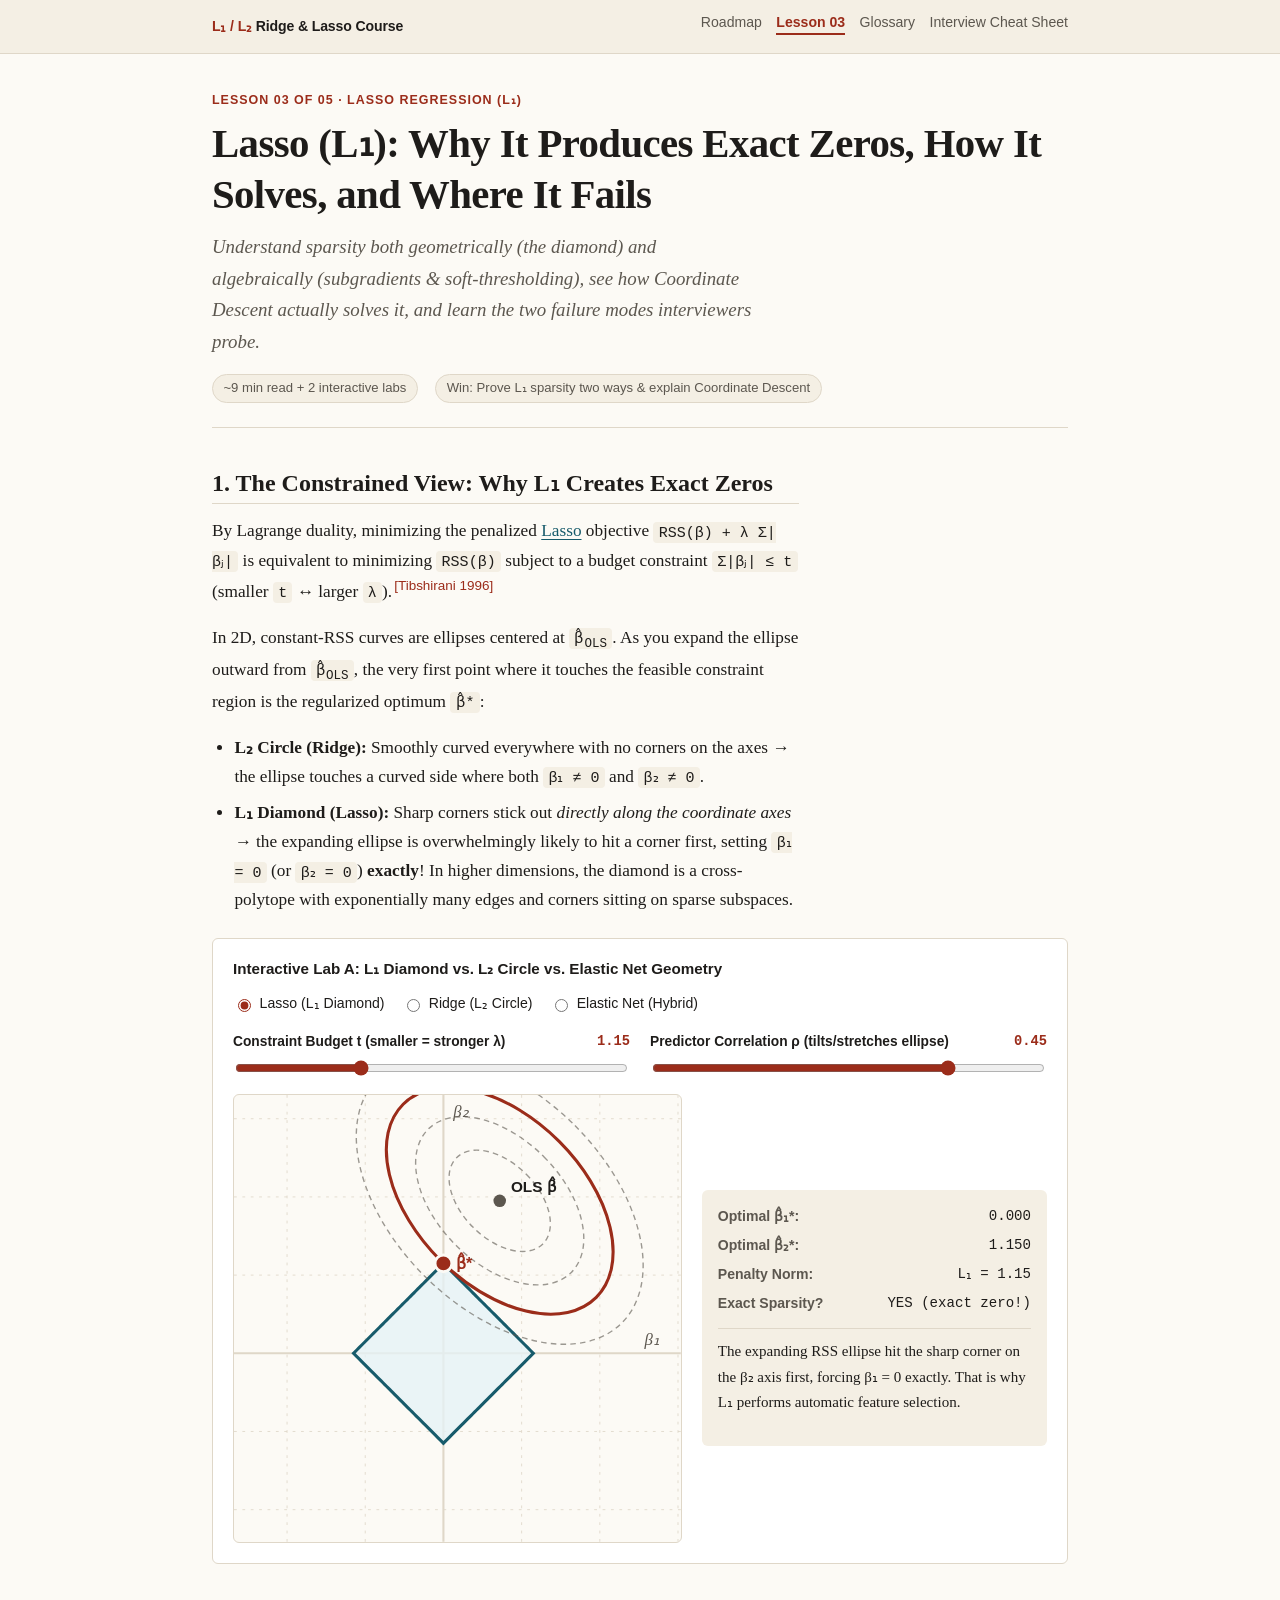
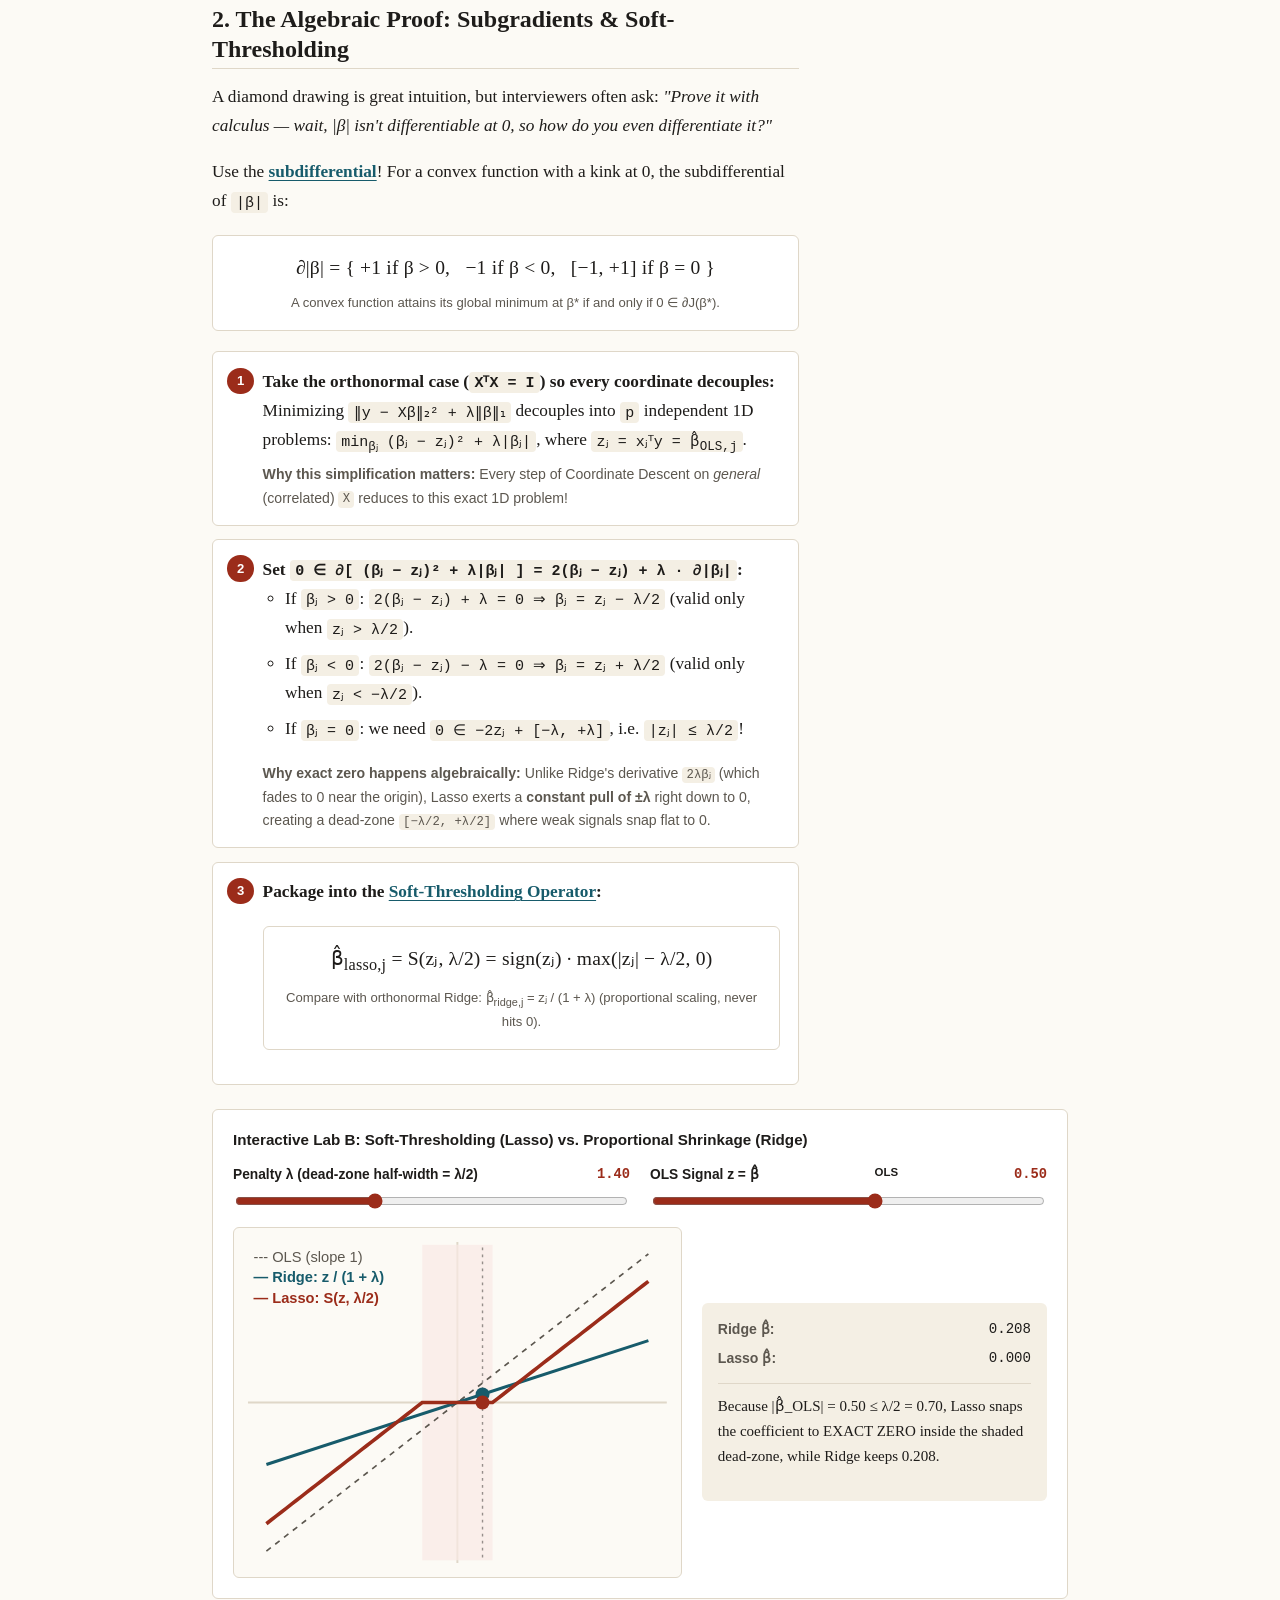
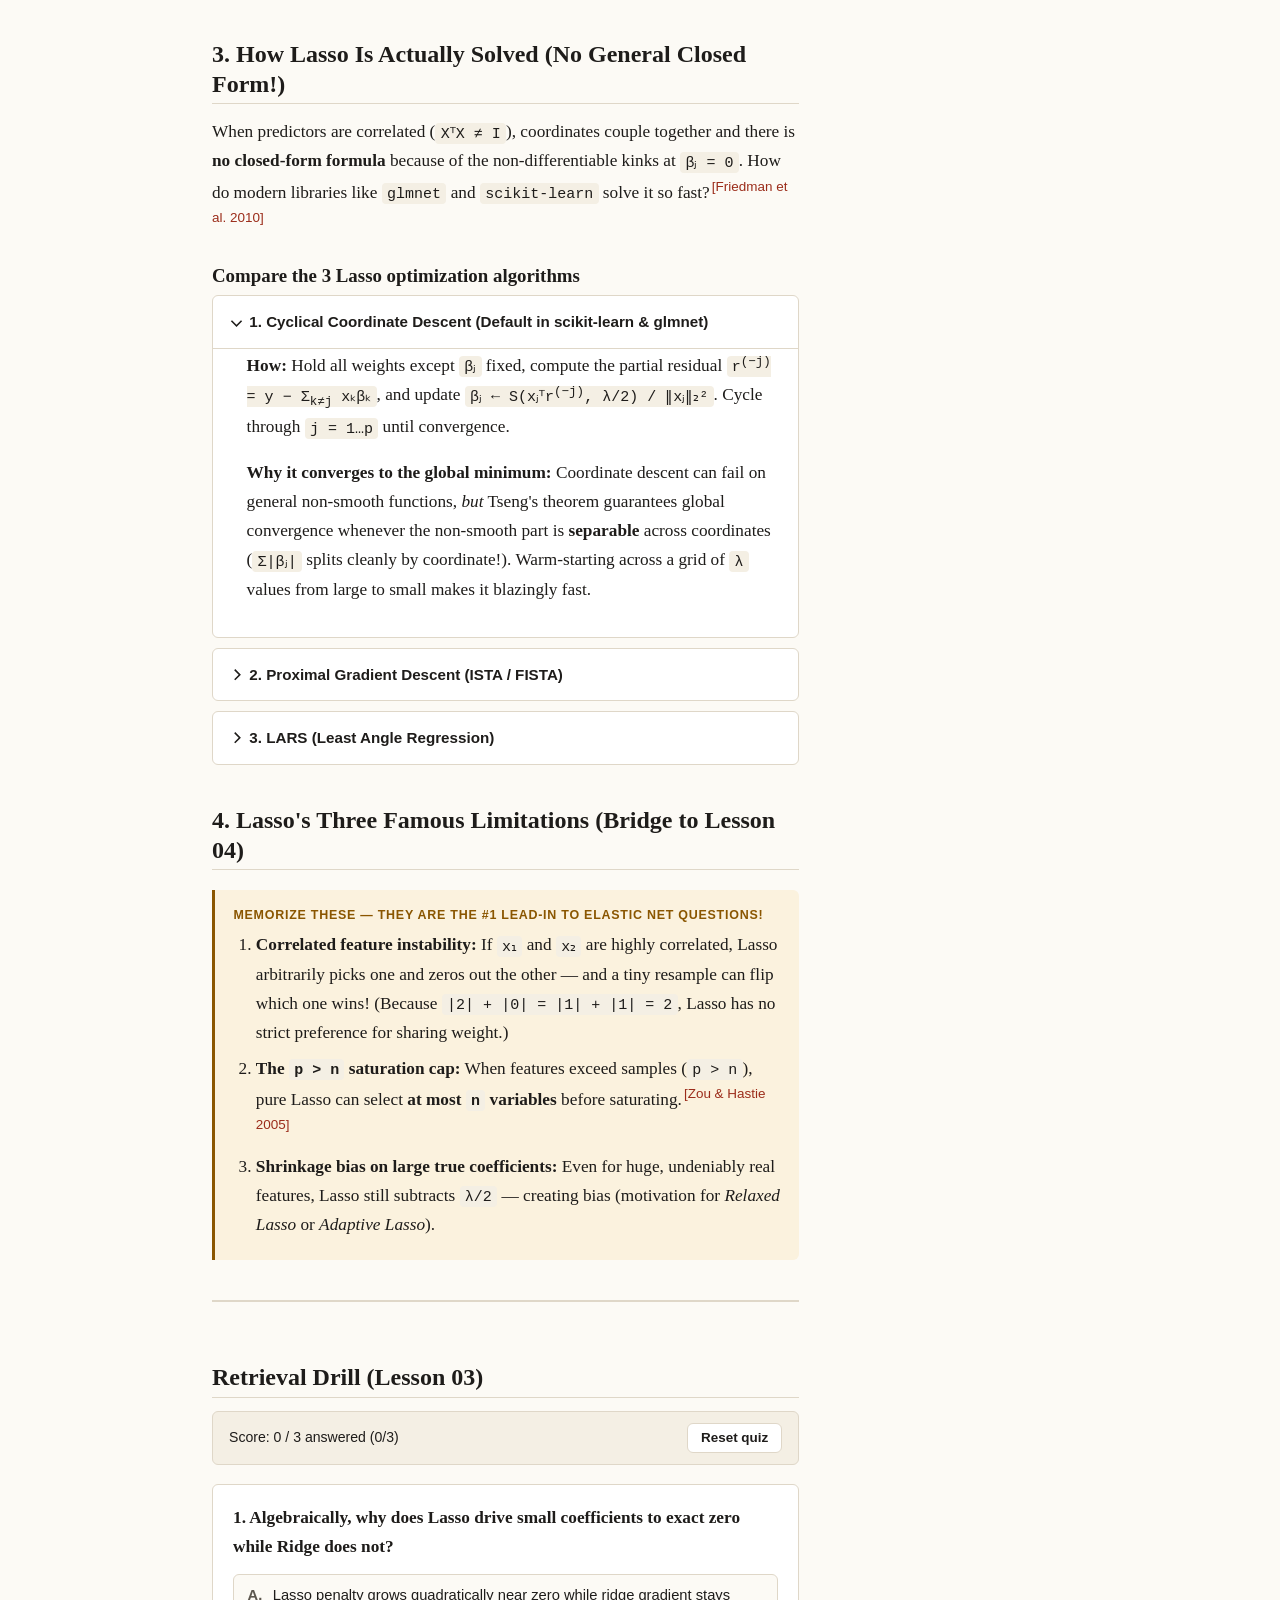
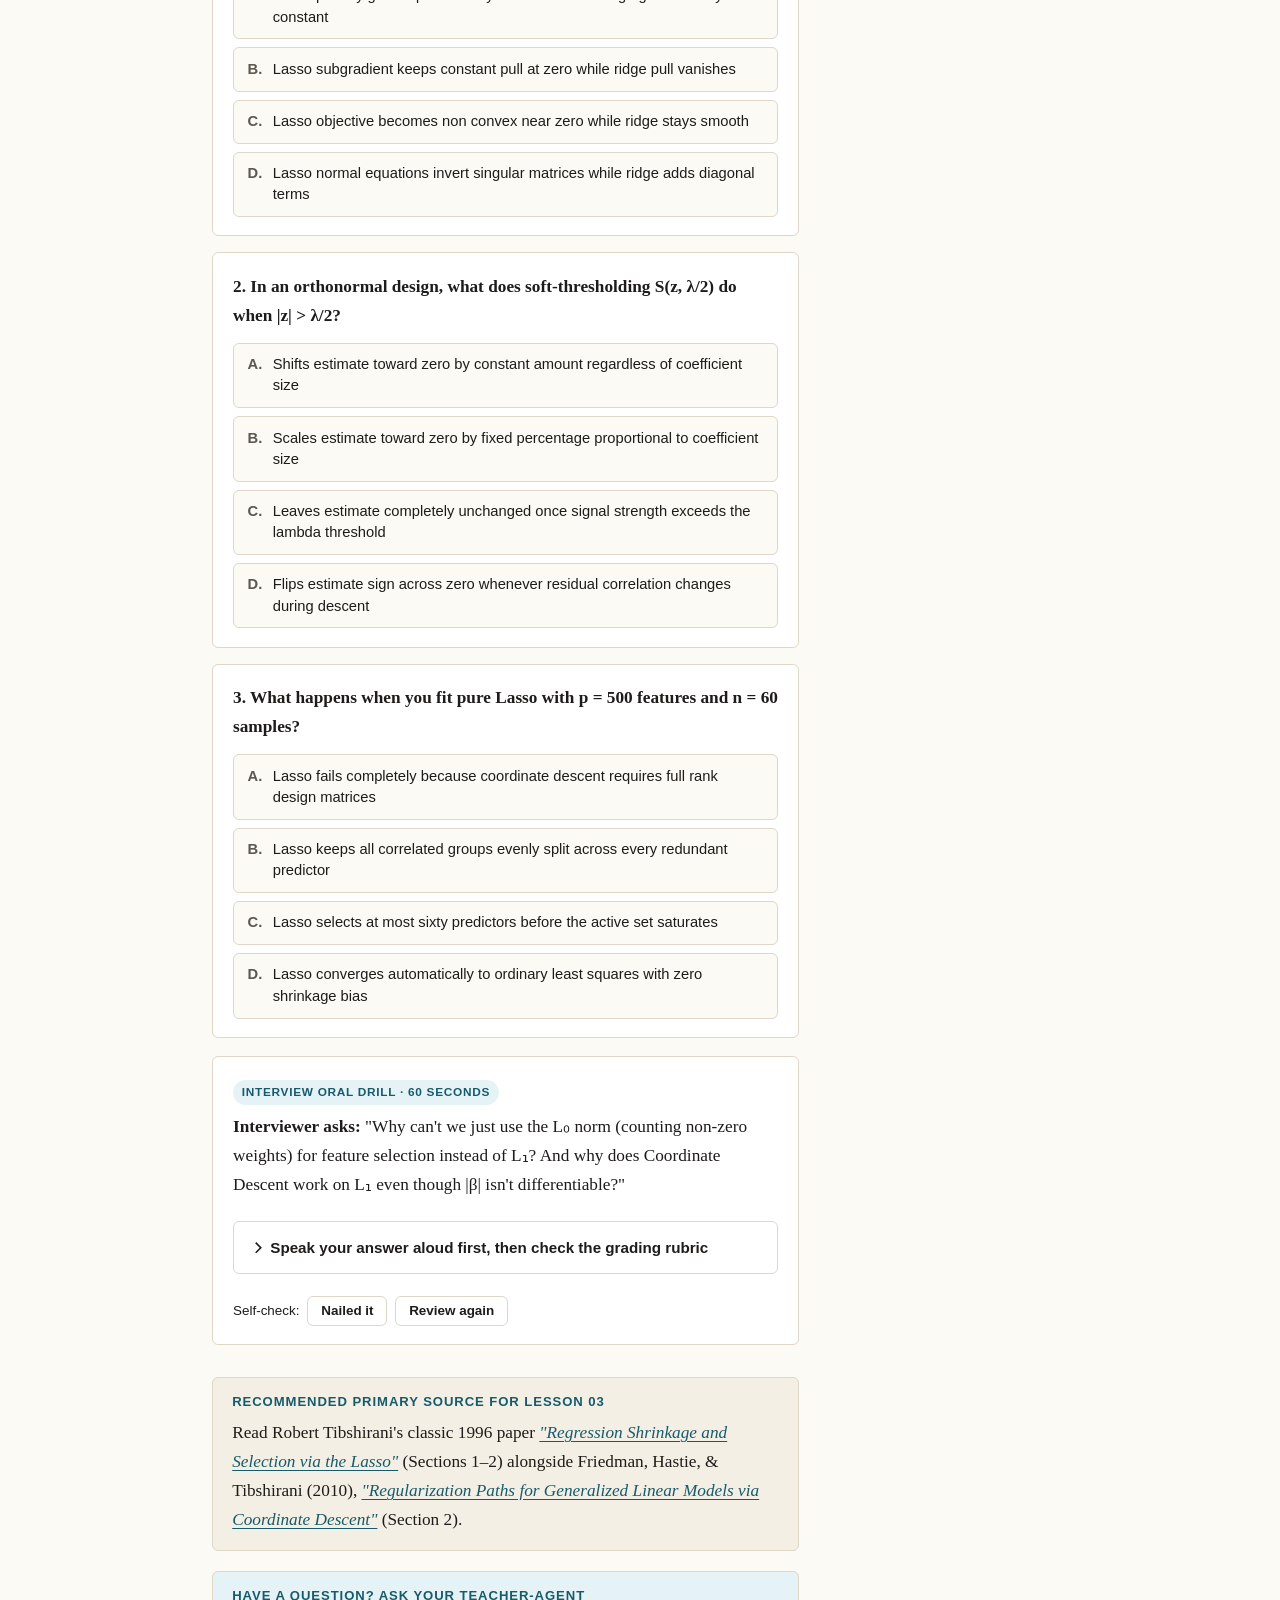
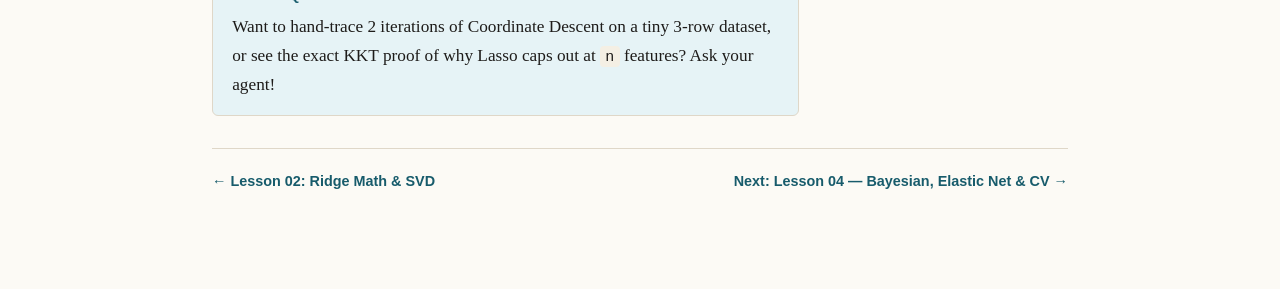
<file: ml notes/Theory/Concepts/ridge-lasso/lessons/0003-lasso-regression-l1-geometry-sparsity-and-solvers.html>
<!DOCTYPE html>
<html lang="en">
<head>
  <meta charset="UTF-8">
  <meta name="viewport" content="width=device-width, initial-scale=1.0">
  <meta name="color-scheme" content="light dark">
  <title>Lesson 03: Lasso (L₁) — Geometry, Soft-Thresholding &amp; Solvers</title>
  <link rel="stylesheet" href="../assets/course.css">
</head>
<body>
  <a class="skip-link" href="#main">Skip to content</a>

  <nav class="site-nav" aria-label="Course navigation">
    <div class="site-nav-inner">
      <a class="site-brand" href="../index.html"><span>L₁ / L₂</span> Ridge &amp; Lasso Course</a>
      <ul class="nav-links">
        <li><a href="../index.html">Roadmap</a></li>
        <li><a href="./0003-lasso-regression-l1-geometry-sparsity-and-solvers.html" aria-current="page">Lesson 03</a></li>
        <li><a href="../reference/glossary.html">Glossary</a></li>
        <li><a href="../reference/interview-cheatsheet.html">Interview Cheat Sheet</a></li>
      </ul>
    </div>
  </nav>

  <main id="main">
    <header class="lesson-header">
      <p class="lesson-eyebrow">Lesson 03 of 05 · Lasso Regression (L₁)</p>
      <h1>Lasso (L₁): Why It Produces Exact Zeros, How It Solves, and Where It Fails</h1>
      <p class="lesson-subtitle">
        Understand sparsity both geometrically (the diamond) and algebraically (subgradients &amp; soft-thresholding), see how Coordinate Descent actually solves it, and learn the two failure modes interviewers probe.
      </p>
      <div class="meta-strip">
        <span class="meta-pill">~9 min read + 2 interactive labs</span>
        <span class="meta-pill">Win: Prove L₁ sparsity two ways &amp; explain Coordinate Descent</span>
      </div>
    </header>

    <article class="prose">
      <h2>1. The Constrained View: Why L₁ Creates Exact Zeros</h2>
      <p>
        By Lagrange duality, minimizing the penalized <a href="../reference/glossary.html#l1-norm">Lasso</a> objective <code>RSS(β) + λ Σ|βⱼ|</code> is equivalent to minimizing <code>RSS(β)</code> subject to a budget constraint <code>Σ|βⱼ| ≤ t</code> (smaller <code>t</code> ↔ larger <code>λ</code>).<a class="cite" href="https://doi.org/10.1111/j.2517-6161.1996.tb02080.x" target="_blank" rel="noopener">[Tibshirani 1996]</a>
      </p>
      <p>
        In 2D, constant-RSS curves are ellipses centered at <code>β̂<sub>OLS</sub></code>. As you expand the ellipse outward from <code>β̂<sub>OLS</sub></code>, the very first point where it touches the feasible constraint region is the regularized optimum <code>β̂*</code>:
      </p>
      <ul>
        <li><strong>L₂ Circle (Ridge):</strong> Smoothly curved everywhere with no corners on the axes → the ellipse touches a curved side where both <code>β₁ ≠ 0</code> and <code>β₂ ≠ 0</code>.</li>
        <li><strong>L₁ Diamond (Lasso):</strong> Sharp corners stick out <em>directly along the coordinate axes</em> → the expanding ellipse is overwhelmingly likely to hit a corner first, setting <code>β₁ = 0</code> (or <code>β₂ = 0</code>) <strong>exactly</strong>! In higher dimensions, the diamond is a cross-polytope with exponentially many edges and corners sitting on sparse subspaces.</li>
      </ul>
    </article>

    <section class="sim-card" data-simulator="geometry" aria-labelledby="sim-geom-title">
      <div class="sim-header">
        <h3 class="sim-title" id="sim-geom-title">Interactive Lab A: L₁ Diamond vs. L₂ Circle vs. Elastic Net Geometry</h3>
      </div>
      <div class="radio-strip" role="radiogroup" aria-label="Penalty geometry">
        <label><input type="radio" name="geom-mode" value="lasso" checked> Lasso (L₁ Diamond)</label>
        <label><input type="radio" name="geom-mode" value="ridge"> Ridge (L₂ Circle)</label>
        <label><input type="radio" name="geom-mode" value="elastic"> Elastic Net (Hybrid)</label>
      </div>
      <div class="sim-controls">
        <div class="control-group">
          <label for="geom-budget">Constraint Budget t (smaller = stronger λ) <output data-out="budget">1.15</output></label>
          <input type="range" id="geom-budget" data-sim="budget" min="0.4" max="2.8" step="0.05" value="1.15">
        </div>
        <div class="control-group">
          <label for="geom-corr">Predictor Correlation ρ (tilts/stretches ellipse) <output data-out="corr">0.45</output></label>
          <input type="range" id="geom-corr" data-sim="corr" min="-0.85" max="0.85" step="0.05" value="0.45">
        </div>
      </div>
      <div class="sim-stage">
        <svg class="sim-svg" viewBox="0 0 320 320" role="img" aria-label="2D contour plot showing OLS ellipses intersecting the L1, L2, or Elastic Net constraint region"></svg>
        <div class="sim-readout">
          <dl>
            <dt>Optimal β̂₁*:</dt><dd data-out="b1">—</dd>
            <dt>Optimal β̂₂*:</dt><dd data-out="b2">—</dd>
            <dt>Penalty Norm:</dt><dd data-out="norm">—</dd>
            <dt>Exact Sparsity?</dt><dd data-out="zero">—</dd>
          </dl>
          <p class="sim-insight" data-out="insight"></p>
        </div>
      </div>
    </section>

    <article class="prose">
      <h2>2. The Algebraic Proof: Subgradients &amp; Soft-Thresholding</h2>
      <p>
        A diamond drawing is great intuition, but interviewers often ask: <em>"Prove it with calculus — wait, |β| isn't differentiable at 0, so how do you even differentiate it?"</em>
      </p>
      <p>
        Use the <a href="../reference/glossary.html#subgradient"><strong>subdifferential</strong></a>! For a convex function with a kink at 0, the subdifferential of <code>|β|</code> is:
      </p>
      <div class="math-block">
        <span class="eq-main">∂|β| = { +1 if β &gt; 0, &nbsp; −1 if β &lt; 0, &nbsp; [−1, +1] if β = 0 }</span>
        <span class="eq-note">A convex function attains its global minimum at β* if and only if 0 ∈ ∂J(β*).</span>
      </div>

      <ol class="step-list">
        <li>
          <strong>Take the orthonormal case (<code>XᵀX = I</code>) so every coordinate decouples:</strong><br>
          Minimizing <code>‖y − Xβ‖₂² + λ‖β‖₁</code> decouples into <code>p</code> independent 1D problems: <code>min<sub>βⱼ</sub> (βⱼ − zⱼ)² + λ|βⱼ|</code>, where <code>zⱼ = xⱼᵀy = β̂<sub>OLS,j</sub></code>.
          <span class="step-why"><strong>Why this simplification matters:</strong> Every step of Coordinate Descent on <em>general</em> (correlated) <code>X</code> reduces to this exact 1D problem!</span>
        </li>
        <li>
          <strong>Set <code>0 ∈ ∂[ (βⱼ − zⱼ)² + λ|βⱼ| ] = 2(βⱼ − zⱼ) + λ · ∂|βⱼ|</code>:</strong>
          <ul>
            <li>If <code>βⱼ &gt; 0</code>: <code>2(βⱼ − zⱼ) + λ = 0 ⇒ βⱼ = zⱼ − λ/2</code> (valid only when <code>zⱼ &gt; λ/2</code>).</li>
            <li>If <code>βⱼ &lt; 0</code>: <code>2(βⱼ − zⱼ) − λ = 0 ⇒ βⱼ = zⱼ + λ/2</code> (valid only when <code>zⱼ &lt; −λ/2</code>).</li>
            <li>If <code>βⱼ = 0</code>: we need <code>0 ∈ −2zⱼ + [−λ, +λ]</code>, i.e. <code>|zⱼ| ≤ λ/2</code>!</li>
          </ul>
          <span class="step-why"><strong>Why exact zero happens algebraically:</strong> Unlike Ridge's derivative <code>2λβⱼ</code> (which fades to 0 near the origin), Lasso exerts a <strong>constant pull of ±λ</strong> right down to 0, creating a dead-zone <code>[−λ/2, +λ/2]</code> where weak signals snap flat to 0.</span>
        </li>
        <li>
          <strong>Package into the <a href="../reference/glossary.html#soft-thresholding">Soft-Thresholding Operator</a>:</strong>
          <div class="math-block">
            <span class="eq-main">β̂<sub>lasso,j</sub> = S(zⱼ, λ/2) = sign(zⱼ) · max(|zⱼ| − λ/2, 0)</span>
            <span class="eq-note">Compare with orthonormal Ridge: β̂<sub>ridge,j</sub> = zⱼ / (1 + λ) (proportional scaling, never hits 0).</span>
          </div>
        </li>
      </ol>
    </article>

    <section class="sim-card" data-simulator="soft-threshold" aria-labelledby="sim-st-title">
      <div class="sim-header">
        <h3 class="sim-title" id="sim-st-title">Interactive Lab B: Soft-Thresholding (Lasso) vs. Proportional Shrinkage (Ridge)</h3>
      </div>
      <div class="sim-controls">
        <div class="control-group">
          <label for="st-lambda">Penalty λ (dead-zone half-width = λ/2) <output data-out="st-lambda">1.40</output></label>
          <input type="range" id="st-lambda" data-sim="st-lambda" min="0" max="4" step="0.1" value="1.4">
        </div>
        <div class="control-group">
          <label for="st-z">OLS Signal z = β̂<sub>OLS</sub> <output data-out="st-z">0.50</output></label>
          <input type="range" id="st-z" data-sim="st-z" min="-3.5" max="3.5" step="0.1" value="0.5">
        </div>
      </div>
      <div class="sim-stage">
        <svg class="sim-svg" viewBox="0 0 320 250" role="img" aria-label="Plot comparing OLS identity line, Ridge proportional shrinkage, and Lasso soft-thresholding dead-zone"></svg>
        <div class="sim-readout">
          <dl>
            <dt>Ridge β̂:</dt><dd data-out="st-ridge">—</dd>
            <dt>Lasso β̂:</dt><dd data-out="st-lasso">—</dd>
          </dl>
          <p class="sim-insight" data-out="insight"></p>
        </div>
      </div>
    </section>

    <article class="prose">
      <h2>3. How Lasso Is Actually Solved (No General Closed Form!)</h2>
      <p>
        When predictors are correlated (<code>XᵀX ≠ I</code>), coordinates couple together and there is <strong>no closed-form formula</strong> because of the non-differentiable kinks at <code>βⱼ = 0</code>. How do modern libraries like <code>glmnet</code> and <code>scikit-learn</code> solve it so fast?<a class="cite" href="https://doi.org/10.18637/jss.v033.i01" target="_blank" rel="noopener">[Friedman et al. 2010]</a>
      </p>

      <section class="accordion" aria-labelledby="solvers-head">
        <h3 id="solvers-head">Compare the 3 Lasso optimization algorithms</h3>
        <details open>
          <summary>1. Cyclical Coordinate Descent (Default in scikit-learn &amp; glmnet)</summary>
          <div class="details-body">
            <p><strong>How:</strong> Hold all weights except <code>βⱼ</code> fixed, compute the partial residual <code>r<sup>(−j)</sup> = y − Σ<sub>k≠j</sub> xₖβₖ</code>, and update <code>βⱼ ← S(xⱼᵀr<sup>(−j)</sup>, λ/2) / ‖xⱼ‖₂²</code>. Cycle through <code>j = 1…p</code> until convergence.</p>
            <p><strong>Why it converges to the global minimum:</strong> Coordinate descent can fail on general non-smooth functions, <em>but</em> Tseng's theorem guarantees global convergence whenever the non-smooth part is <strong>separable</strong> across coordinates (<code>Σ|βⱼ|</code> splits cleanly by coordinate!). Warm-starting across a grid of <code>λ</code> values from large to small makes it blazingly fast.</p>
          </div>
        </details>

        <details>
          <summary>2. Proximal Gradient Descent (ISTA / FISTA)</summary>
          <div class="details-body">
            <p><strong>How:</strong> Take an ordinary gradient step on the smooth RSS part (<code>β − η∇RSS(β)</code>), then apply soft-thresholding <code>S(·, ηλ)</code> to every coordinate.</p>
            <p><strong>Why not vanilla Gradient Descent?</strong> Vanilla GD steps back and forth across the kink at <code>0</code> forever, producing <code>0.00013</code>, <code>−0.00009</code> — never exact zero. The proximal step snaps anything near zero cleanly to <code>0</code>.</p>
          </div>
        </details>

        <details>
          <summary>3. LARS (Least Angle Regression)</summary>
          <div class="details-body">
            <p><strong>How:</strong> Starts with all <code>β = 0</code>, finds the predictor most correlated with residual <code>y</code>, moves along it until another predictor ties in correlation, then moves along their equiangular direction — computing the <em>entire</em> exact piecewise-linear path for all <code>λ</code> values in <code>O(p³)</code> (same order as one OLS fit).<a class="cite" href="https://web.stanford.edu/~hastie/ElemStatLearn/" target="_blank" rel="noopener">[ESL §3.4.4]</a></p>
            <p><strong>Trade-off:</strong> Great when <code>p</code> is moderate and you want the exact path, but Coordinate Descent beats it on huge sparse datasets.</p>
          </div>
        </details>
      </section>

      <h2>4. Lasso's Three Famous Limitations (Bridge to Lesson 04)</h2>
      <div class="callout-trap">
        <span class="callout-label">Memorize these — they are the #1 lead-in to Elastic Net questions!</span>
        <ol style="margin-bottom:0;">
          <li><strong>Correlated feature instability:</strong> If <code>x₁</code> and <code>x₂</code> are highly correlated, Lasso arbitrarily picks one and zeros out the other — and a tiny resample can flip which one wins! (Because <code>|2| + |0| = |1| + |1| = 2</code>, Lasso has no strict preference for sharing weight.)</li>
          <li><strong>The <code>p &gt; n</code> saturation cap:</strong> When features exceed samples (<code>p &gt; n</code>), pure Lasso can select <strong>at most <code>n</code> variables</strong> before saturating.<a class="cite" href="https://doi.org/10.1111/j.1467-9868.2005.00503.x" target="_blank" rel="noopener">[Zou &amp; Hastie 2005]</a></li>
          <li><strong>Shrinkage bias on large true coefficients:</strong> Even for huge, undeniably real features, Lasso still subtracts <code>λ/2</code> — creating bias (motivation for <em>Relaxed Lasso</em> or <em>Adaptive Lasso</em>).</li>
        </ol>
      </div>
    </article>

    <section class="drill-section prose" aria-labelledby="quiz-head-3" data-quiz-group="lesson-03">
      <h2 id="quiz-head-3">Retrieval Drill (Lesson 03)</h2>
      <div class="quiz-scorebar">
        <span data-quiz-score>Score: 0 / 3</span>
        <button type="button" class="btn-secondary" data-quiz-reset>Reset quiz</button>
      </div>

      <div class="quiz-card" data-answer="1" data-explain="The L₁ subgradient maintains constant magnitude λ all the way to βⱼ = 0 (creating a dead-zone where weak coefficients snap to 0), whereas L₂'s derivative 2λβⱼ vanishes as βⱼ → 0.">
        <p class="quiz-prompt">1. Algebraically, why does Lasso drive small coefficients to exact zero while Ridge does not?</p>
        <div class="quiz-options">
          <button type="button" class="quiz-option"><span class="opt-letter">A.</span><span>Lasso penalty grows quadratically near zero while ridge gradient stays constant</span></button>
          <button type="button" class="quiz-option"><span class="opt-letter">B.</span><span>Lasso subgradient keeps constant pull at zero while ridge pull vanishes</span></button>
          <button type="button" class="quiz-option"><span class="opt-letter">C.</span><span>Lasso objective becomes non convex near zero while ridge stays smooth</span></button>
          <button type="button" class="quiz-option"><span class="opt-letter">D.</span><span>Lasso normal equations invert singular matrices while ridge adds diagonal terms</span></button>
        </div>
        <div class="quiz-feedback" aria-live="polite"></div>
      </div>

      <div class="quiz-card" data-answer="0" data-explain="Soft-thresholding outputs sign(z)·max(|z| − λ/2, 0). Once |z| > λ/2, it shifts z toward zero by a constant offset λ/2 — unlike Ridge, which scales proportionally by 1/(1+λ).">
        <p class="quiz-prompt">2. In an orthonormal design, what does soft-thresholding S(z, λ/2) do when |z| &gt; λ/2?</p>
        <div class="quiz-options">
          <button type="button" class="quiz-option"><span class="opt-letter">A.</span><span>Shifts estimate toward zero by constant amount regardless of coefficient size</span></button>
          <button type="button" class="quiz-option"><span class="opt-letter">B.</span><span>Scales estimate toward zero by fixed percentage proportional to coefficient size</span></button>
          <button type="button" class="quiz-option"><span class="opt-letter">C.</span><span>Leaves estimate completely unchanged once signal strength exceeds the lambda threshold</span></button>
          <button type="button" class="quiz-option"><span class="opt-letter">D.</span><span>Flips estimate sign across zero whenever residual correlation changes during descent</span></button>
        </div>
        <div class="quiz-feedback" aria-live="polite"></div>
      </div>

      <div class="quiz-card" data-answer="2" data-explain="From convex duality / KKT conditions, Lasso can activate at most min(n, p) variables (at most n − 1 if centered). With n = 60 and p = 500, Lasso saturates at ≤ 60 selected predictors — Elastic Net removes this ceiling.">
        <p class="quiz-prompt">3. What happens when you fit pure Lasso with p = 500 features and n = 60 samples?</p>
        <div class="quiz-options">
          <button type="button" class="quiz-option"><span class="opt-letter">A.</span><span>Lasso fails completely because coordinate descent requires full rank design matrices</span></button>
          <button type="button" class="quiz-option"><span class="opt-letter">B.</span><span>Lasso keeps all correlated groups evenly split across every redundant predictor</span></button>
          <button type="button" class="quiz-option"><span class="opt-letter">C.</span><span>Lasso selects at most sixty predictors before the active set saturates</span></button>
          <button type="button" class="quiz-option"><span class="opt-letter">D.</span><span>Lasso converges automatically to ordinary least squares with zero shrinkage bias</span></button>
        </div>
        <div class="quiz-feedback" aria-live="polite"></div>
      </div>

      <div class="whiteboard-drill" data-drill-id="wb-03">
        <span class="drill-tag">Interview Oral Drill · 60 seconds</span>
        <p><strong>Interviewer asks:</strong> "Why can't we just use the L₀ norm (counting non-zero weights) for feature selection instead of L₁? And why does Coordinate Descent work on L₁ even though |β| isn't differentiable?"</p>
        <section class="accordion" aria-label="Model answer for oral drill 3">
          <details>
            <summary>Speak your answer aloud first, then check the grading rubric</summary>
            <div class="details-body">
              <ul>
                <li><strong>Why not L₀:</strong> Minimizing <code>RSS + λ‖β‖₀</code> is non-convex and combinatorial (NP-hard — testing <code>2ᵖ</code> subsets). L₁ is the <em>tightest convex relaxation</em> of L₀, making global optimization tractable in polynomial time.</li>
                <li><strong>Why Coordinate Descent works:</strong> Because the non-smooth penalty <code>Σ|βⱼ|</code> is <em>separable</em> across coordinates, optimizing one <code>βⱼ</code> at a time has an exact closed-form subgradient update (soft-thresholding) and is guaranteed to reach the global optimum of the convex objective.</li>
              </ul>
            </div>
          </details>
        </section>
        <div class="self-rate">
          <span>Self-check:</span>
          <button type="button" class="btn-secondary" data-rate="good">Nailed it</button>
          <button type="button" class="btn-secondary" data-rate="review">Review again</button>
          <span data-rate-status></span>
        </div>
      </div>
    </section>

    <section class="source-box prose" aria-labelledby="rec-source-3">
      <h2 id="rec-source-3">Recommended Primary Source for Lesson 03</h2>
      <p style="margin:0;">
        Read Robert Tibshirani's classic 1996 paper <a href="https://doi.org/10.1111/j.2517-6161.1996.tb02080.x" target="_blank" rel="noopener"><em>"Regression Shrinkage and Selection via the Lasso"</em></a> (Sections 1–2) alongside Friedman, Hastie, &amp; Tibshirani (2010), <a href="https://doi.org/10.18637/jss.v033.i01" target="_blank" rel="noopener"><em>"Regularization Paths for Generalized Linear Models via Coordinate Descent"</em></a> (Section 2).
      </p>
    </section>

    <section class="agent-box prose" aria-labelledby="agent-3">
      <h2 id="agent-3">Have a Question? Ask Your Teacher-Agent</h2>
      <p style="margin:0;">
        Want to hand-trace 2 iterations of Coordinate Descent on a tiny 3-row dataset, or see the exact KKT proof of why Lasso caps out at <code>n</code> features? Ask your agent!
      </p>
    </section>

    <nav class="lesson-pager" aria-label="Lesson navigation">
      <a href="./0002-ridge-regression-l2-math-svd-and-why.html">← Lesson 02: Ridge Math &amp; SVD</a>
      <a href="./0004-advanced-bayesian-elastic-net-cv-and-gotchas.html">Next: Lesson 04 — Bayesian, Elastic Net &amp; CV →</a>
    </nav>
  </main>

  <script src="../assets/simulators.js"></script>
  <script src="../assets/drills.js"></script>
</body>
</html>
</file>
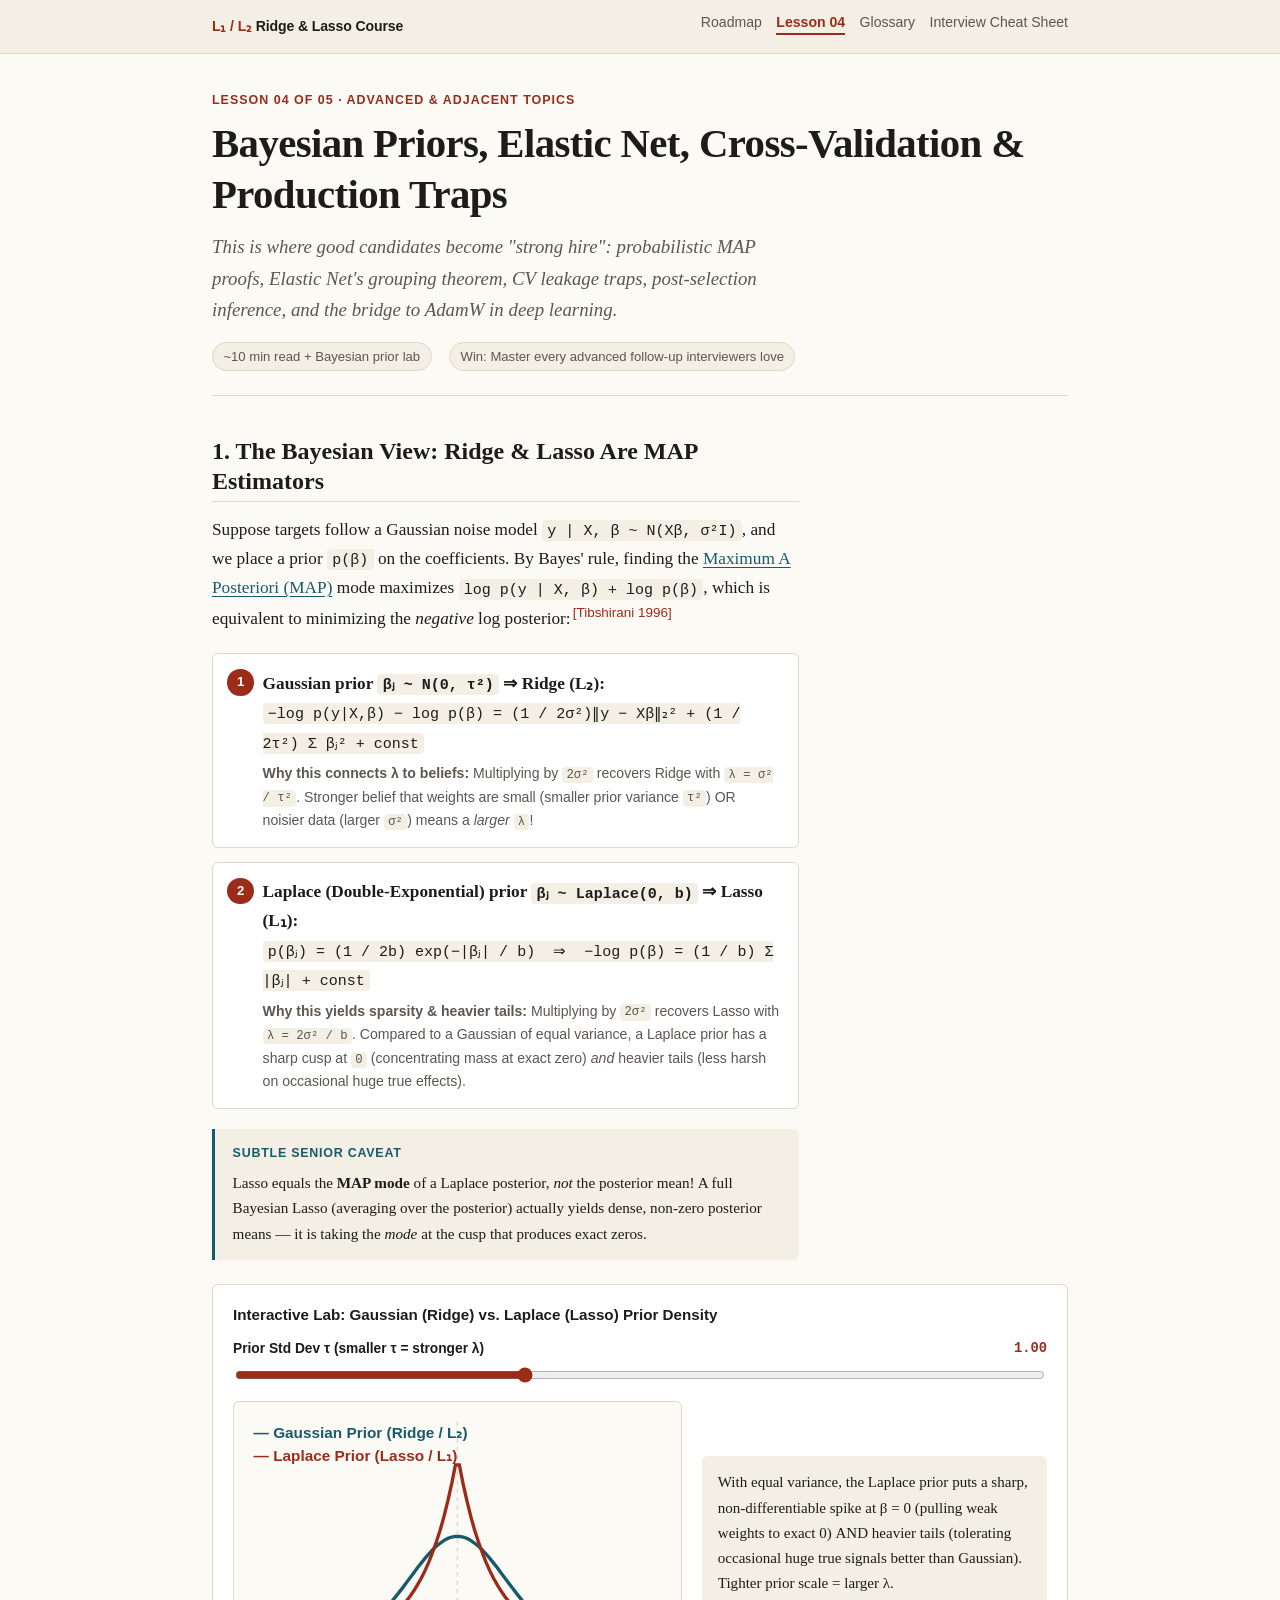
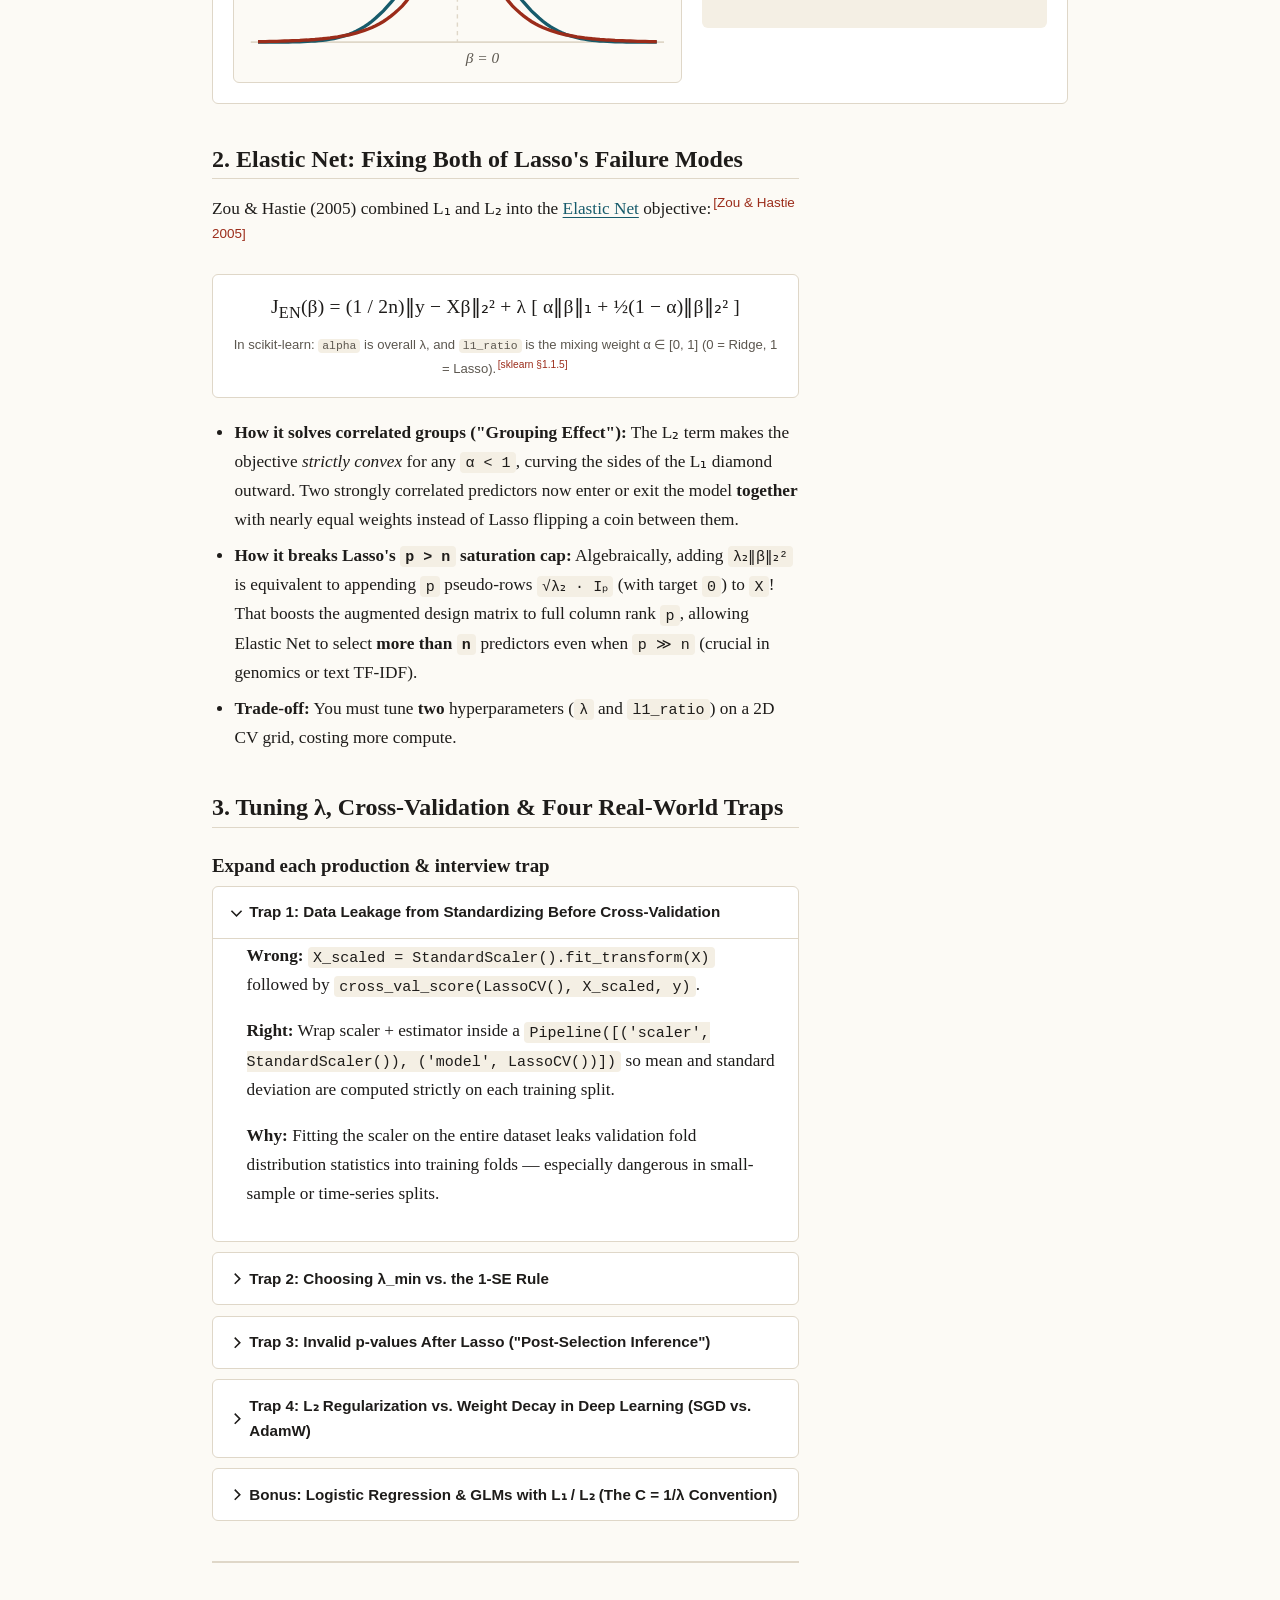
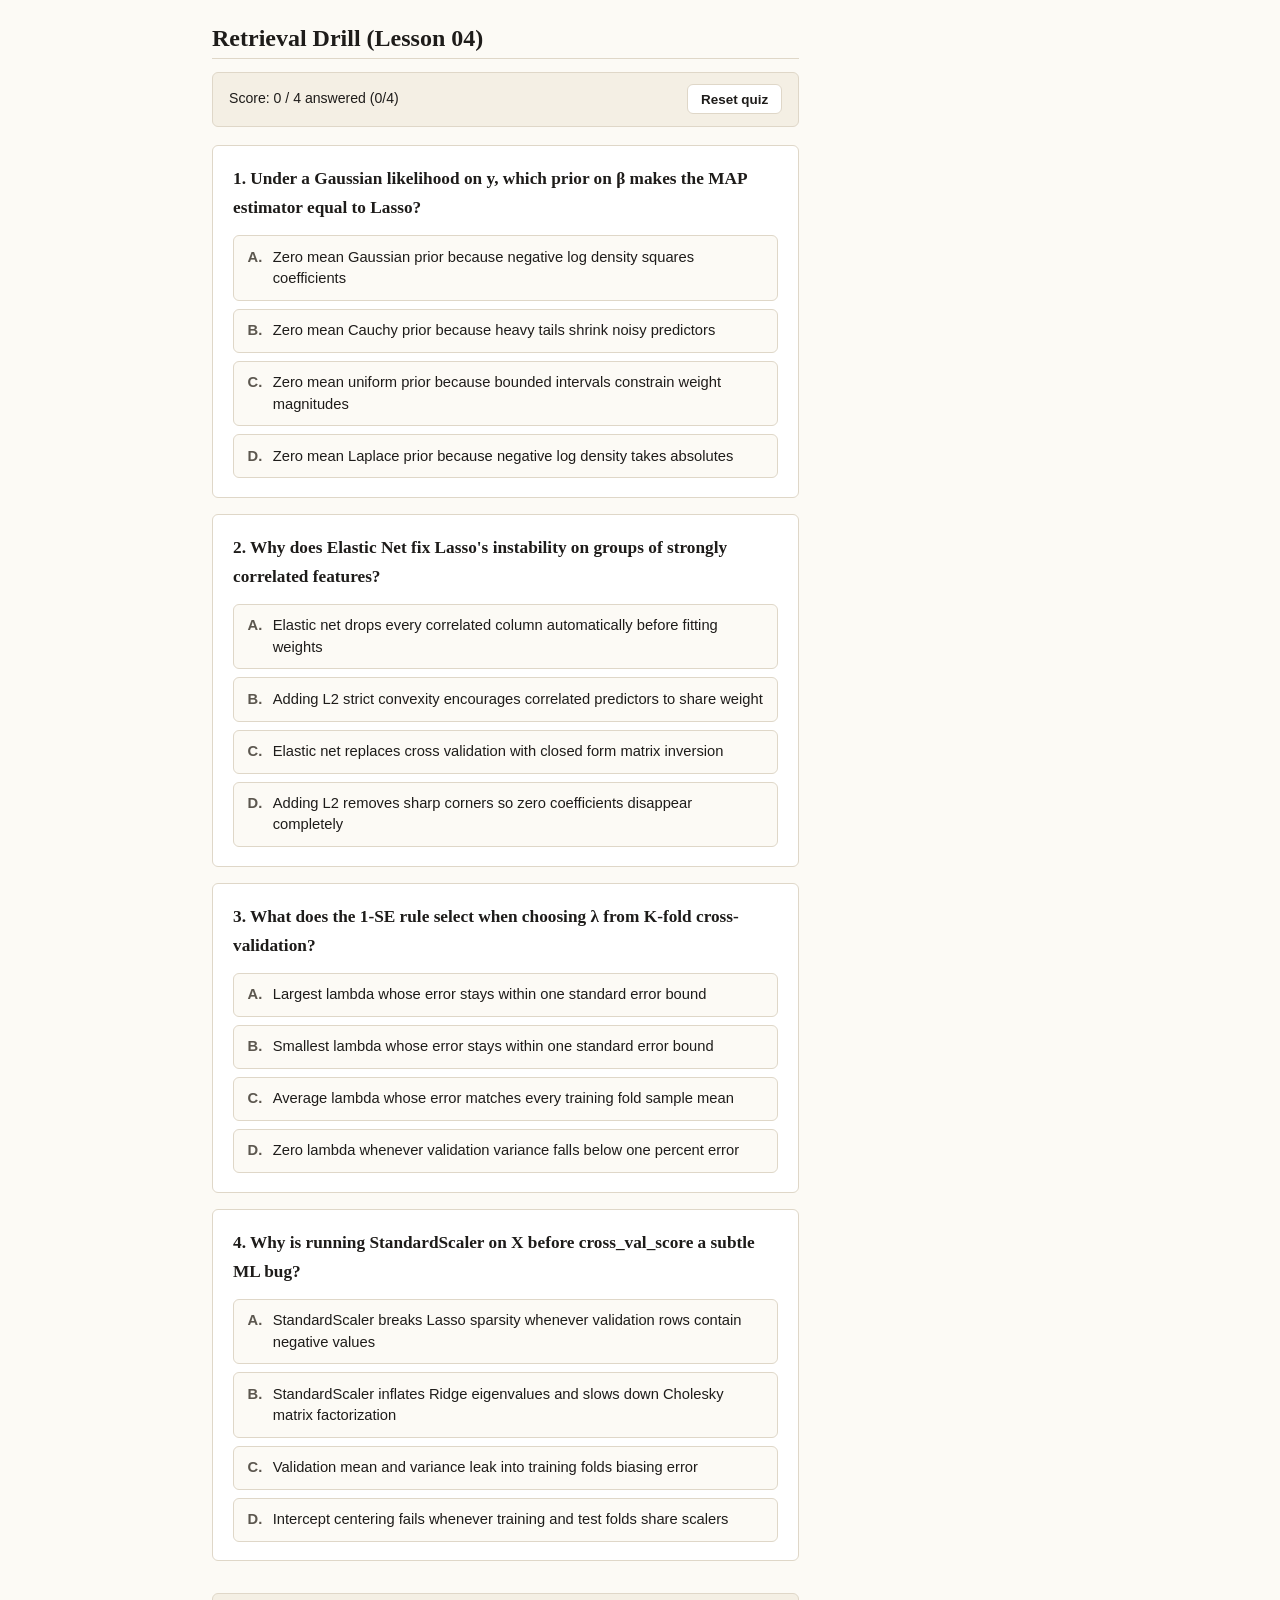
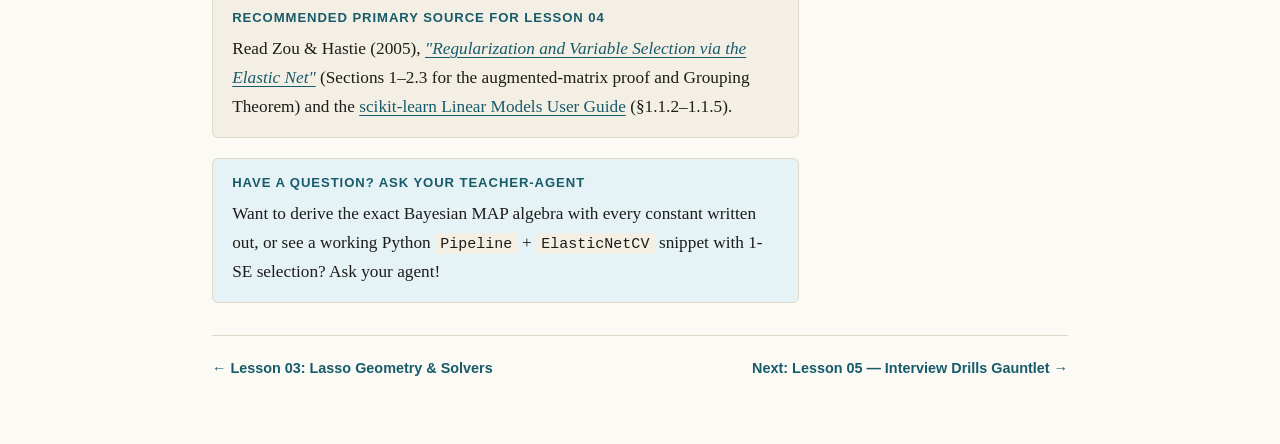
<file: ml notes/Theory/Concepts/ridge-lasso/lessons/0004-advanced-bayesian-elastic-net-cv-and-gotchas.html>
<!DOCTYPE html>
<html lang="en">
<head>
  <meta charset="UTF-8">
  <meta name="viewport" content="width=device-width, initial-scale=1.0">
  <meta name="color-scheme" content="light dark">
  <title>Lesson 04: Advanced Topics — Bayesian MAP, Elastic Net, CV &amp; Gotchas</title>
  <link rel="stylesheet" href="../assets/course.css">
</head>
<body>
  <a class="skip-link" href="#main">Skip to content</a>

  <nav class="site-nav" aria-label="Course navigation">
    <div class="site-nav-inner">
      <a class="site-brand" href="../index.html"><span>L₁ / L₂</span> Ridge &amp; Lasso Course</a>
      <ul class="nav-links">
        <li><a href="../index.html">Roadmap</a></li>
        <li><a href="./0004-advanced-bayesian-elastic-net-cv-and-gotchas.html" aria-current="page">Lesson 04</a></li>
        <li><a href="../reference/glossary.html">Glossary</a></li>
        <li><a href="../reference/interview-cheatsheet.html">Interview Cheat Sheet</a></li>
      </ul>
    </div>
  </nav>

  <main id="main">
    <header class="lesson-header">
      <p class="lesson-eyebrow">Lesson 04 of 05 · Advanced &amp; Adjacent Topics</p>
      <h1>Bayesian Priors, Elastic Net, Cross-Validation &amp; Production Traps</h1>
      <p class="lesson-subtitle">
        This is where good candidates become "strong hire": probabilistic MAP proofs, Elastic Net's grouping theorem, CV leakage traps, post-selection inference, and the bridge to AdamW in deep learning.
      </p>
      <div class="meta-strip">
        <span class="meta-pill">~10 min read + Bayesian prior lab</span>
        <span class="meta-pill">Win: Master every advanced follow-up interviewers love</span>
      </div>
    </header>

    <article class="prose">
      <h2>1. The Bayesian View: Ridge &amp; Lasso Are MAP Estimators</h2>
      <p>
        Suppose targets follow a Gaussian noise model <code>y | X, β ~ N(Xβ, σ²I)</code>, and we place a prior <code>p(β)</code> on the coefficients. By Bayes' rule, finding the <a href="../reference/glossary.html#map-prior">Maximum A Posteriori (MAP)</a> mode maximizes <code>log p(y | X, β) + log p(β)</code>, which is equivalent to minimizing the <em>negative</em> log posterior:<a class="cite" href="https://doi.org/10.1111/j.2517-6161.1996.tb02080.x" target="_blank" rel="noopener">[Tibshirani 1996]</a>
      </p>
      <ol class="step-list">
        <li>
          <strong>Gaussian prior <code>βⱼ ~ N(0, τ²)</code> ⇒ Ridge (L₂):</strong><br>
          <code>−log p(y|X,β) − log p(β) = (1 / 2σ²)‖y − Xβ‖₂² + (1 / 2τ²) Σ βⱼ² + const</code>
          <span class="step-why"><strong>Why this connects λ to beliefs:</strong> Multiplying by <code>2σ²</code> recovers Ridge with <code>λ = σ² / τ²</code>. Stronger belief that weights are small (smaller prior variance <code>τ²</code>) OR noisier data (larger <code>σ²</code>) means a <em>larger</em> <code>λ</code>!</span>
        </li>
        <li>
          <strong>Laplace (Double-Exponential) prior <code>βⱼ ~ Laplace(0, b)</code> ⇒ Lasso (L₁):</strong><br>
          <code>p(βⱼ) = (1 / 2b) exp(−|βⱼ| / b) &nbsp;⇒&nbsp; −log p(β) = (1 / b) Σ |βⱼ| + const</code>
          <span class="step-why"><strong>Why this yields sparsity &amp; heavier tails:</strong> Multiplying by <code>2σ²</code> recovers Lasso with <code>λ = 2σ² / b</code>. Compared to a Gaussian of equal variance, a Laplace prior has a sharp cusp at <code>0</code> (concentrating mass at exact zero) <em>and</em> heavier tails (less harsh on occasional huge true effects).</span>
        </li>
      </ol>
      <div class="sidenote">
        <p class="sidenote-title">Subtle Senior Caveat</p>
        <p style="margin:0;">Lasso equals the <strong>MAP mode</strong> of a Laplace posterior, <em>not</em> the posterior mean! A full Bayesian Lasso (averaging over the posterior) actually yields dense, non-zero posterior means — it is taking the <em>mode</em> at the cusp that produces exact zeros.</p>
      </div>
    </article>

    <section class="sim-card" data-simulator="bayesian-prior" aria-labelledby="sim-prior-title">
      <div class="sim-header">
        <h3 class="sim-title" id="sim-prior-title">Interactive Lab: Gaussian (Ridge) vs. Laplace (Lasso) Prior Density</h3>
      </div>
      <div class="sim-controls">
        <div class="control-group">
          <label for="prior-scale">Prior Std Dev τ (smaller τ = stronger λ) <output data-out="prior-scale">1.00</output></label>
          <input type="range" id="prior-scale" data-sim="prior-scale" min="0.45" max="2.0" step="0.05" value="1.0">
        </div>
      </div>
      <div class="sim-stage">
        <svg class="sim-svg" viewBox="0 0 320 200" role="img" aria-label="Overlay of zero-mean Gaussian and Laplace probability densities with matched variance"></svg>
        <div class="sim-readout">
          <p class="sim-insight" style="margin-top:0; border-top:none; padding-top:0;" data-out="insight"></p>
        </div>
      </div>
    </section>

    <article class="prose">
      <h2>2. Elastic Net: Fixing Both of Lasso's Failure Modes</h2>
      <p>
        Zou &amp; Hastie (2005) combined L₁ and L₂ into the <a href="../reference/glossary.html#elastic-net">Elastic Net</a> objective:<a class="cite" href="https://doi.org/10.1111/j.1467-9868.2005.00503.x" target="_blank" rel="noopener">[Zou &amp; Hastie 2005]</a>
      </p>
      <div class="math-block">
        <span class="eq-main">J<sub>EN</sub>(β) = (1 / 2n)‖y − Xβ‖₂² + λ [ α‖β‖₁ + ½(1 − α)‖β‖₂² ]</span>
        <span class="eq-note">In scikit-learn: <code>alpha</code> is overall λ, and <code>l1_ratio</code> is the mixing weight α ∈ [0, 1] (0 = Ridge, 1 = Lasso).<a class="cite" href="https://scikit-learn.org/stable/modules/linear_model.html" target="_blank" rel="noopener">[sklearn §1.1.5]</a></span>
      </div>
      <ul>
        <li><strong>How it solves correlated groups ("Grouping Effect"):</strong> The L₂ term makes the objective <em>strictly convex</em> for any <code>α &lt; 1</code>, curving the sides of the L₁ diamond outward. Two strongly correlated predictors now enter or exit the model <strong>together</strong> with nearly equal weights instead of Lasso flipping a coin between them.</li>
        <li><strong>How it breaks Lasso's <code>p &gt; n</code> saturation cap:</strong> Algebraically, adding <code>λ₂‖β‖₂²</code> is equivalent to appending <code>p</code> pseudo-rows <code>√λ₂ · Iₚ</code> (with target <code>0</code>) to <code>X</code>! That boosts the augmented design matrix to full column rank <code>p</code>, allowing Elastic Net to select <strong>more than <code>n</code></strong> predictors even when <code>p ≫ n</code> (crucial in genomics or text TF-IDF).</li>
        <li><strong>Trade-off:</strong> You must tune <strong>two</strong> hyperparameters (<code>λ</code> and <code>l1_ratio</code>) on a 2D CV grid, costing more compute.</li>
      </ul>

      <h2>3. Tuning λ, Cross-Validation &amp; Four Real-World Traps</h2>

      <section class="accordion" aria-labelledby="traps-head">
        <h3 id="traps-head">Expand each production &amp; interview trap</h3>

        <details open>
          <summary>Trap 1: Data Leakage from Standardizing Before Cross-Validation</summary>
          <div class="details-body">
            <p><strong>Wrong:</strong> <code>X_scaled = StandardScaler().fit_transform(X)</code> followed by <code>cross_val_score(LassoCV(), X_scaled, y)</code>.</p>
            <p><strong>Right:</strong> Wrap scaler + estimator inside a <code>Pipeline([('scaler', StandardScaler()), ('model', LassoCV())])</code> so mean and standard deviation are computed strictly on each training split.</p>
            <p><strong>Why:</strong> Fitting the scaler on the entire dataset leaks validation fold distribution statistics into training folds — especially dangerous in small-sample or time-series splits.</p>
          </div>
        </details>

        <details>
          <summary>Trap 2: Choosing λ_min vs. the 1-SE Rule</summary>
          <div class="details-body">
            <p><strong>How:</strong> Plot CV MSE across a log-spaced grid of <code>λ</code> (e.g., <code>10⁻⁴</code> to <code>10⁴</code>). Compute both the mean CV error and its standard error across folds.</p>
            <p><strong>Why use the <a href="../reference/glossary.html#one-se-rule">1-SE rule</a>:</strong> CV error curves are often flat near the minimum. Picking the absolute minimum <code>λ_min</code> can overfit the CV folds and retain noisy features. The 1-SE rule picks the <strong>largest λ</strong> (simplest, most regularized model) whose CV error is within <code>1 standard error</code> of <code>λ_min</code>.<a class="cite" href="https://web.stanford.edu/~hastie/ElemStatLearn/" target="_blank" rel="noopener">[ESL §7.10]</a></p>
          </div>
        </details>

        <details>
          <summary>Trap 3: Invalid p-values After Lasso ("Post-Selection Inference")</summary>
          <div class="details-body">
            <p><strong>The bug:</strong> Running Lasso to select 10 features, then fitting OLS on those 10 features on the <em>same data</em> and reporting OLS p-values or confidence intervals.</p>
            <p><strong>Why it is invalid:</strong> You used <code>y</code> twice — once to cherry-pick features that happened to correlate strongly with <code>y</code> in this sample, and again to test whether they correlate with <code>y</code>! That inflates false positives massively.</p>
            <p><strong>How to fix it:</strong> Use <strong>sample splitting</strong> (select features on split A, fit OLS &amp; compute p-values on split B), or formal selective-inference methods. Note: if you only want lower prediction bias (not p-values), <em>Relaxed Lasso</em> (tuning a blend between Lasso and post-Lasso OLS via CV) is valid and often improves test MSE.</p>
          </div>
        </details>

        <details>
          <summary>Trap 4: L₂ Regularization vs. Weight Decay in Deep Learning (SGD vs. AdamW)</summary>
          <div class="details-body">
            <p><strong>Why interviewers ask this for ML Engineer roles:</strong> Under vanilla SGD, adding <code>½λ‖w‖₂²</code> to the loss adds <code>λw</code> to the gradient, so the weight update is <code>w ← w − η(∇L + λw) = (1 − ηλ)w − η∇L</code> — <strong>identical</strong> to weight decay.</p>
            <p><strong>Where they diverge:</strong> In adaptive optimizers like <strong>Adam</strong>, adding L₂ to the loss sends <code>λw</code> through the moving-average variance denominator <code>√vₜ</code>, so weights with large historical gradients get <em>less</em> regularization! <strong>AdamW</strong> (Loshchilov &amp; Hutter, 2019) decouples weight decay so <code>w</code> decays directly by <code>(1 − ηλ)w</code> outside the adaptive step.</p>
          </div>
        </details>

        <details>
          <summary>Bonus: Logistic Regression &amp; GLMs with L₁ / L₂ (The C = 1/λ Convention)</summary>
          <div class="details-body">
            <p>Regularization extends directly to classification by replacing RSS with negative log-likelihood (cross-entropy): <code>min −log L(β) + λ · Penalty(β)</code>. In <code>scikit-learn</code>'s <code>LogisticRegression</code>, the parameter is <strong><code>C = 1 / λ</code></strong> (inverse regularization strength): <em>smaller <code>C</code> means stronger regularization</em>! Watch out for this classic coding-interview flip.</p>
          </div>
        </details>
      </section>
    </article>

    <section class="drill-section prose" aria-labelledby="quiz-head-4" data-quiz-group="lesson-04">
      <h2 id="quiz-head-4">Retrieval Drill (Lesson 04)</h2>
      <div class="quiz-scorebar">
        <span data-quiz-score>Score: 0 / 4</span>
        <button type="button" class="btn-secondary" data-quiz-reset>Reset quiz</button>
      </div>

      <div class="quiz-card" data-answer="3" data-explain="Taking the negative log of a zero-mean Laplace density p(β) ∝ exp(−|β|/b) yields |β|/b, producing the L₁ Lasso penalty with λ = 2σ²/b. A Gaussian prior yields the L₂ Ridge penalty.">
        <p class="quiz-prompt">1. Under a Gaussian likelihood on y, which prior on β makes the MAP estimator equal to Lasso?</p>
        <div class="quiz-options">
          <button type="button" class="quiz-option"><span class="opt-letter">A.</span><span>Zero mean Gaussian prior because negative log density squares coefficients</span></button>
          <button type="button" class="quiz-option"><span class="opt-letter">B.</span><span>Zero mean Cauchy prior because heavy tails shrink noisy predictors</span></button>
          <button type="button" class="quiz-option"><span class="opt-letter">C.</span><span>Zero mean uniform prior because bounded intervals constrain weight magnitudes</span></button>
          <button type="button" class="quiz-option"><span class="opt-letter">D.</span><span>Zero mean Laplace prior because negative log density takes absolutes</span></button>
        </div>
        <div class="quiz-feedback" aria-live="polite"></div>
      </div>

      <div class="quiz-card" data-answer="1" data-explain="Adding the strictly convex L₂ penalty to L₁ curves the diamond sides outward and forces correlated features to share weight (the grouping effect) instead of arbitrarily zeroing out all but one.">
        <p class="quiz-prompt">2. Why does Elastic Net fix Lasso's instability on groups of strongly correlated features?</p>
        <div class="quiz-options">
          <button type="button" class="quiz-option"><span class="opt-letter">A.</span><span>Elastic net drops every correlated column automatically before fitting weights</span></button>
          <button type="button" class="quiz-option"><span class="opt-letter">B.</span><span>Adding L2 strict convexity encourages correlated predictors to share weight</span></button>
          <button type="button" class="quiz-option"><span class="opt-letter">C.</span><span>Elastic net replaces cross validation with closed form matrix inversion</span></button>
          <button type="button" class="quiz-option"><span class="opt-letter">D.</span><span>Adding L2 removes sharp corners so zero coefficients disappear completely</span></button>
        </div>
        <div class="quiz-feedback" aria-live="polite"></div>
      </div>

      <div class="quiz-card" data-answer="0" data-explain="The 1-SE rule favors parsimony: among all λ values whose CV error falls within 1 standard error of the minimum CV error, pick the LARGEST λ (most regularized, simplest model).">
        <p class="quiz-prompt">3. What does the 1-SE rule select when choosing λ from K-fold cross-validation?</p>
        <div class="quiz-options">
          <button type="button" class="quiz-option"><span class="opt-letter">A.</span><span>Largest lambda whose error stays within one standard error bound</span></button>
          <button type="button" class="quiz-option"><span class="opt-letter">B.</span><span>Smallest lambda whose error stays within one standard error bound</span></button>
          <button type="button" class="quiz-option"><span class="opt-letter">C.</span><span>Average lambda whose error matches every training fold sample mean</span></button>
          <button type="button" class="quiz-option"><span class="opt-letter">D.</span><span>Zero lambda whenever validation variance falls below one percent error</span></button>
        </div>
        <div class="quiz-feedback" aria-live="polite"></div>
      </div>

      <div class="quiz-card" data-answer="2" data-explain="Fitting StandardScaler on all of X leaks the validation fold's mean and standard deviation into the training folds, optimistically biasing cross-validation error. Always put StandardScaler inside a scikit-learn Pipeline.">
        <p class="quiz-prompt">4. Why is running StandardScaler on X before cross_val_score a subtle ML bug?</p>
        <div class="quiz-options">
          <button type="button" class="quiz-option"><span class="opt-letter">A.</span><span>StandardScaler breaks Lasso sparsity whenever validation rows contain negative values</span></button>
          <button type="button" class="quiz-option"><span class="opt-letter">B.</span><span>StandardScaler inflates Ridge eigenvalues and slows down Cholesky matrix factorization</span></button>
          <button type="button" class="quiz-option"><span class="opt-letter">C.</span><span>Validation mean and variance leak into training folds biasing error</span></button>
          <button type="button" class="quiz-option"><span class="opt-letter">D.</span><span>Intercept centering fails whenever training and test folds share scalers</span></button>
        </div>
        <div class="quiz-feedback" aria-live="polite"></div>
      </div>
    </section>

    <section class="source-box prose" aria-labelledby="rec-source-4">
      <h2 id="rec-source-4">Recommended Primary Source for Lesson 04</h2>
      <p style="margin:0;">
        Read Zou &amp; Hastie (2005), <a href="https://doi.org/10.1111/j.1467-9868.2005.00503.x" target="_blank" rel="noopener"><em>"Regularization and Variable Selection via the Elastic Net"</em></a> (Sections 1–2.3 for the augmented-matrix proof and Grouping Theorem) and the <a href="https://scikit-learn.org/stable/modules/linear_model.html" target="_blank" rel="noopener">scikit-learn Linear Models User Guide</a> (§1.1.2–1.1.5).
      </p>
    </section>

    <section class="agent-box prose" aria-labelledby="agent-4">
      <h2 id="agent-4">Have a Question? Ask Your Teacher-Agent</h2>
      <p style="margin:0;">
        Want to derive the exact Bayesian MAP algebra with every constant written out, or see a working Python <code>Pipeline</code> + <code>ElasticNetCV</code> snippet with 1-SE selection? Ask your agent!
      </p>
    </section>

    <nav class="lesson-pager" aria-label="Lesson navigation">
      <a href="./0003-lasso-regression-l1-geometry-sparsity-and-solvers.html">← Lesson 03: Lasso Geometry &amp; Solvers</a>
      <a href="./0005-interview-drills-and-whiteboard-scenarios.html">Next: Lesson 05 — Interview Drills Gauntlet →</a>
    </nav>
  </main>

  <script src="../assets/simulators.js"></script>
  <script src="../assets/drills.js"></script>
</body>
</html>
</file>
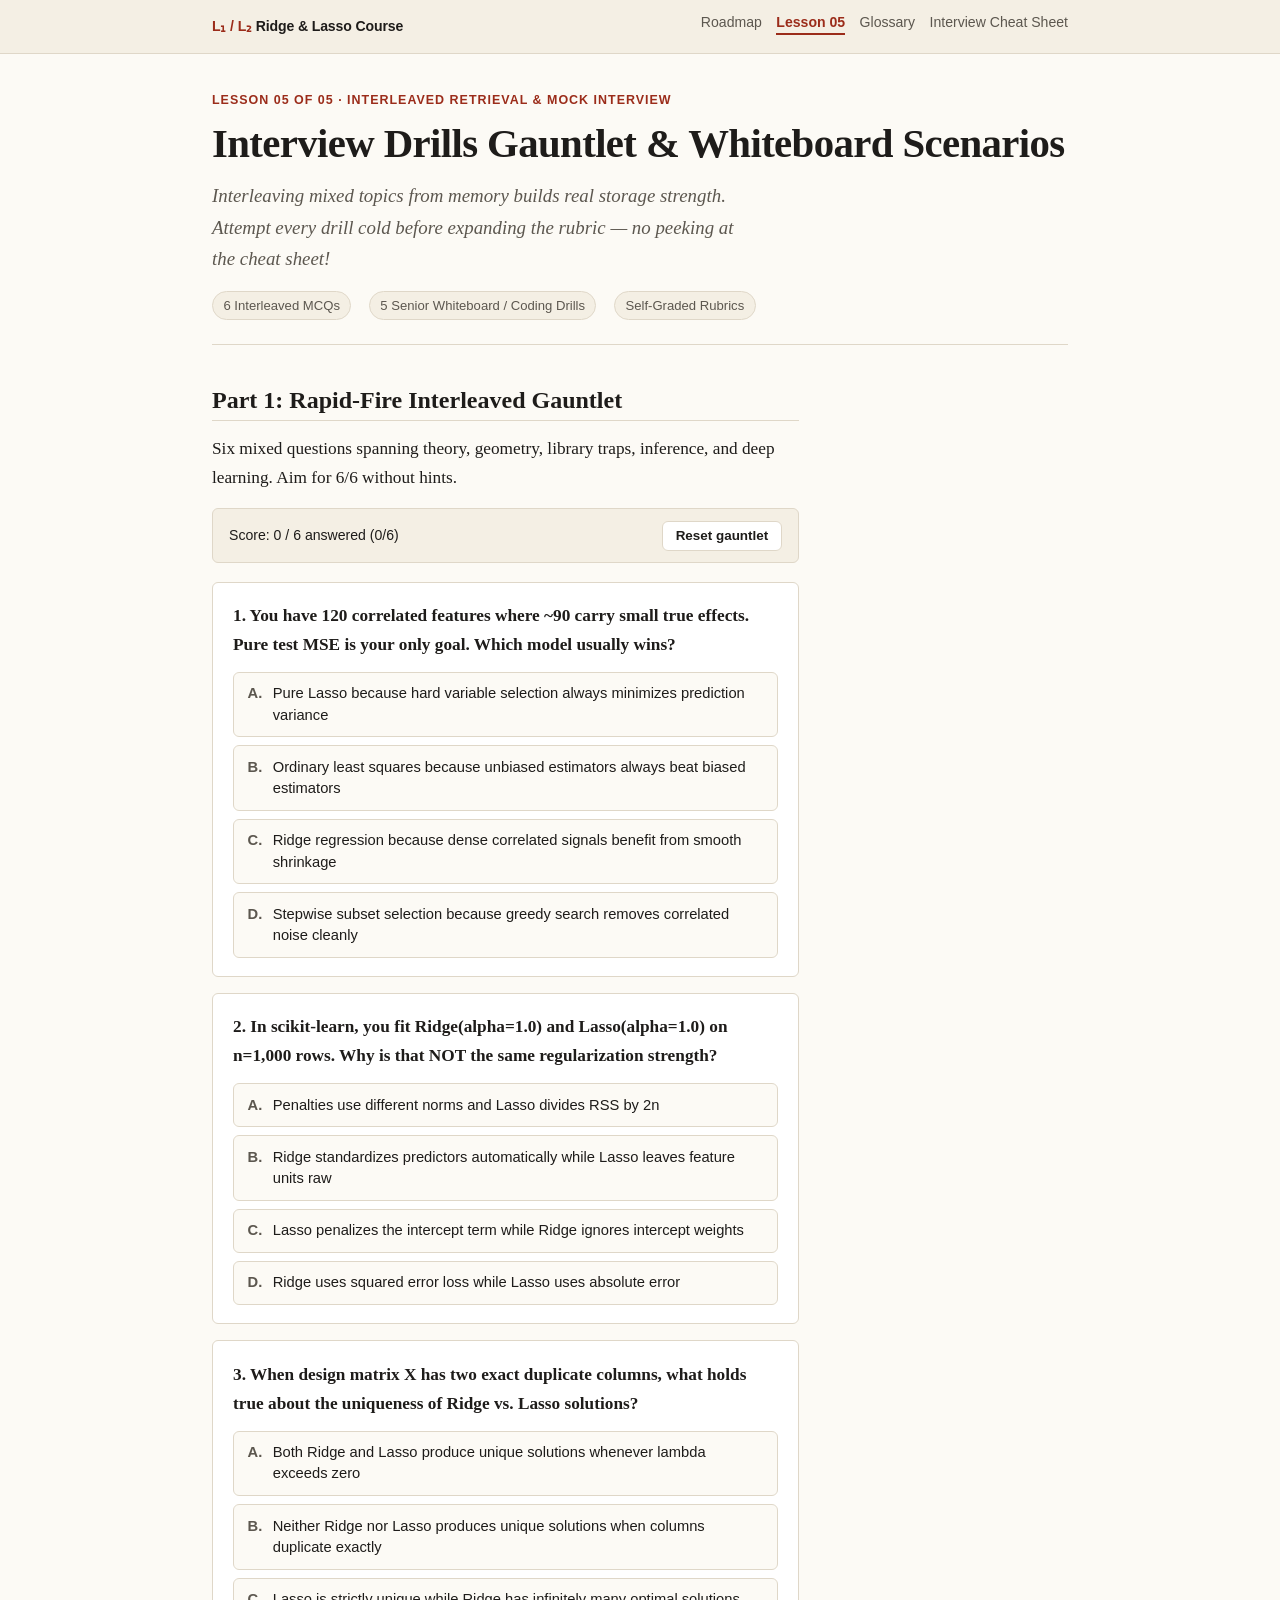
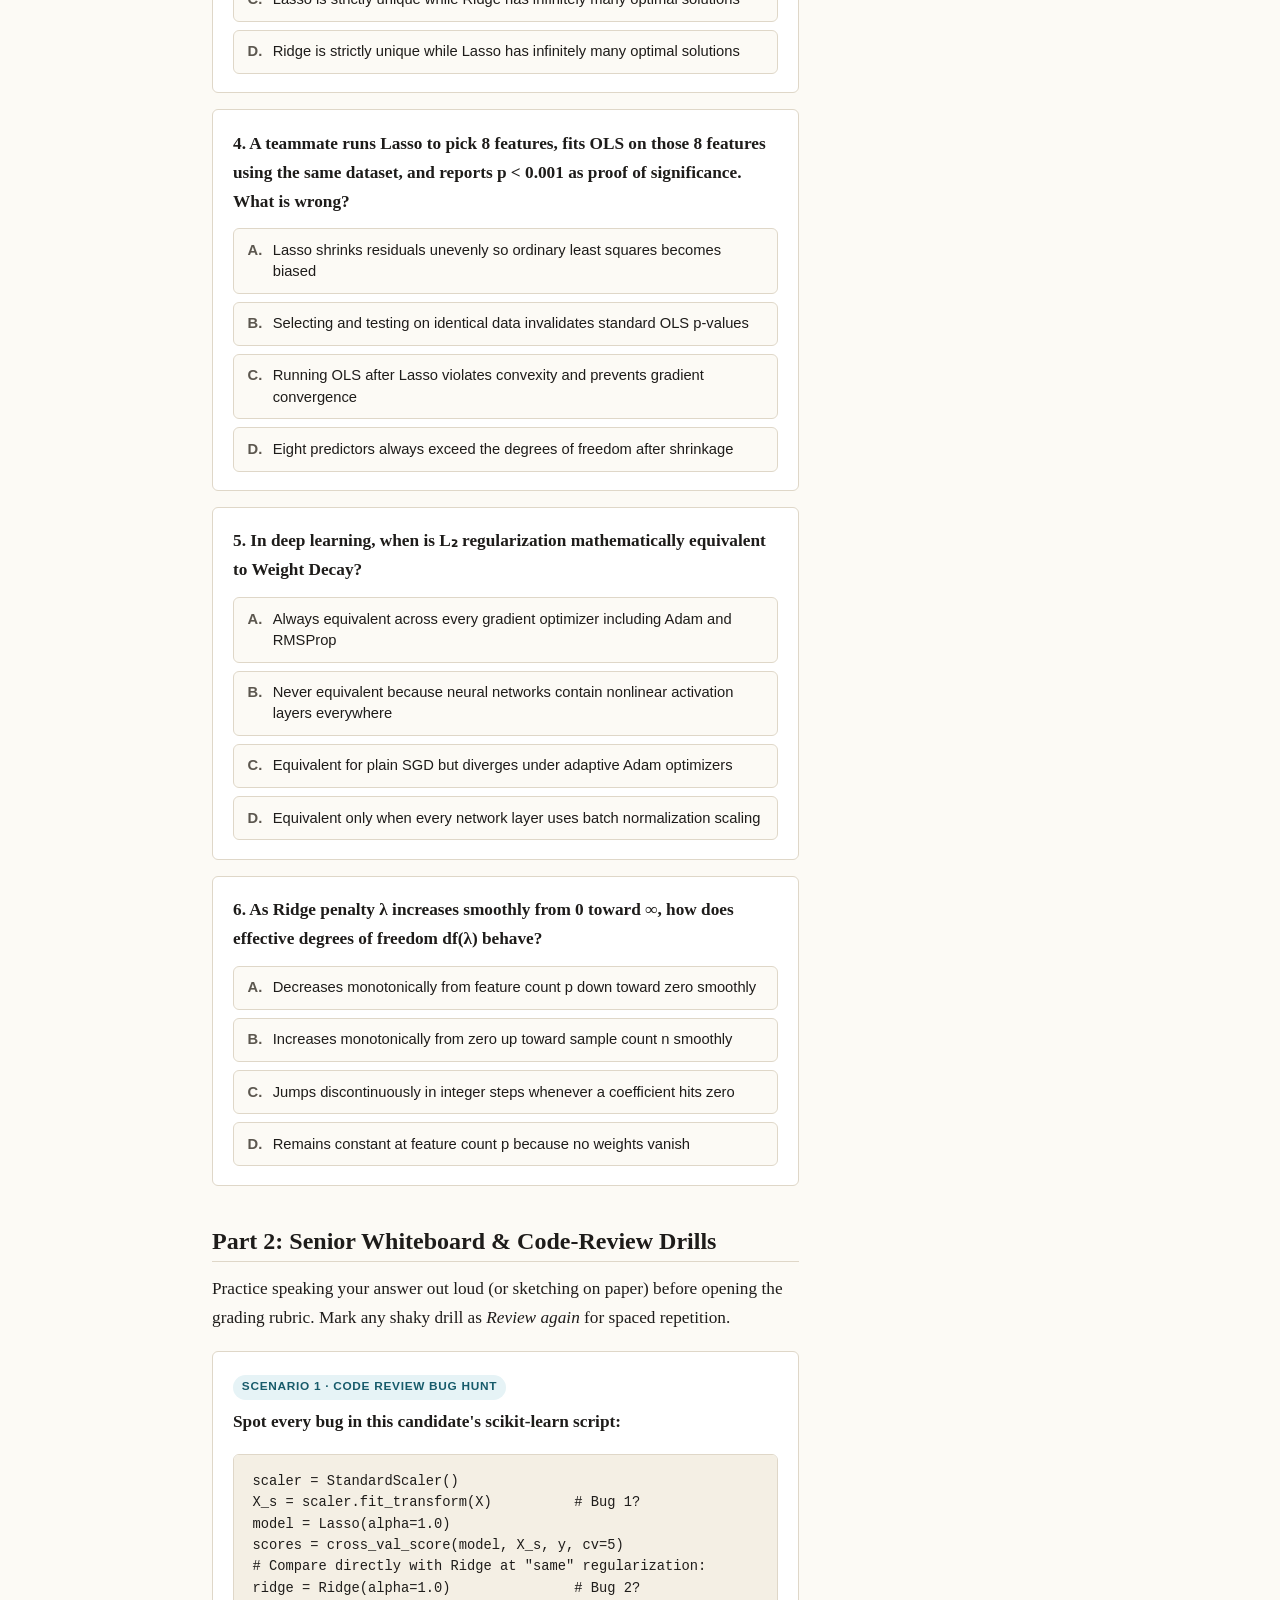
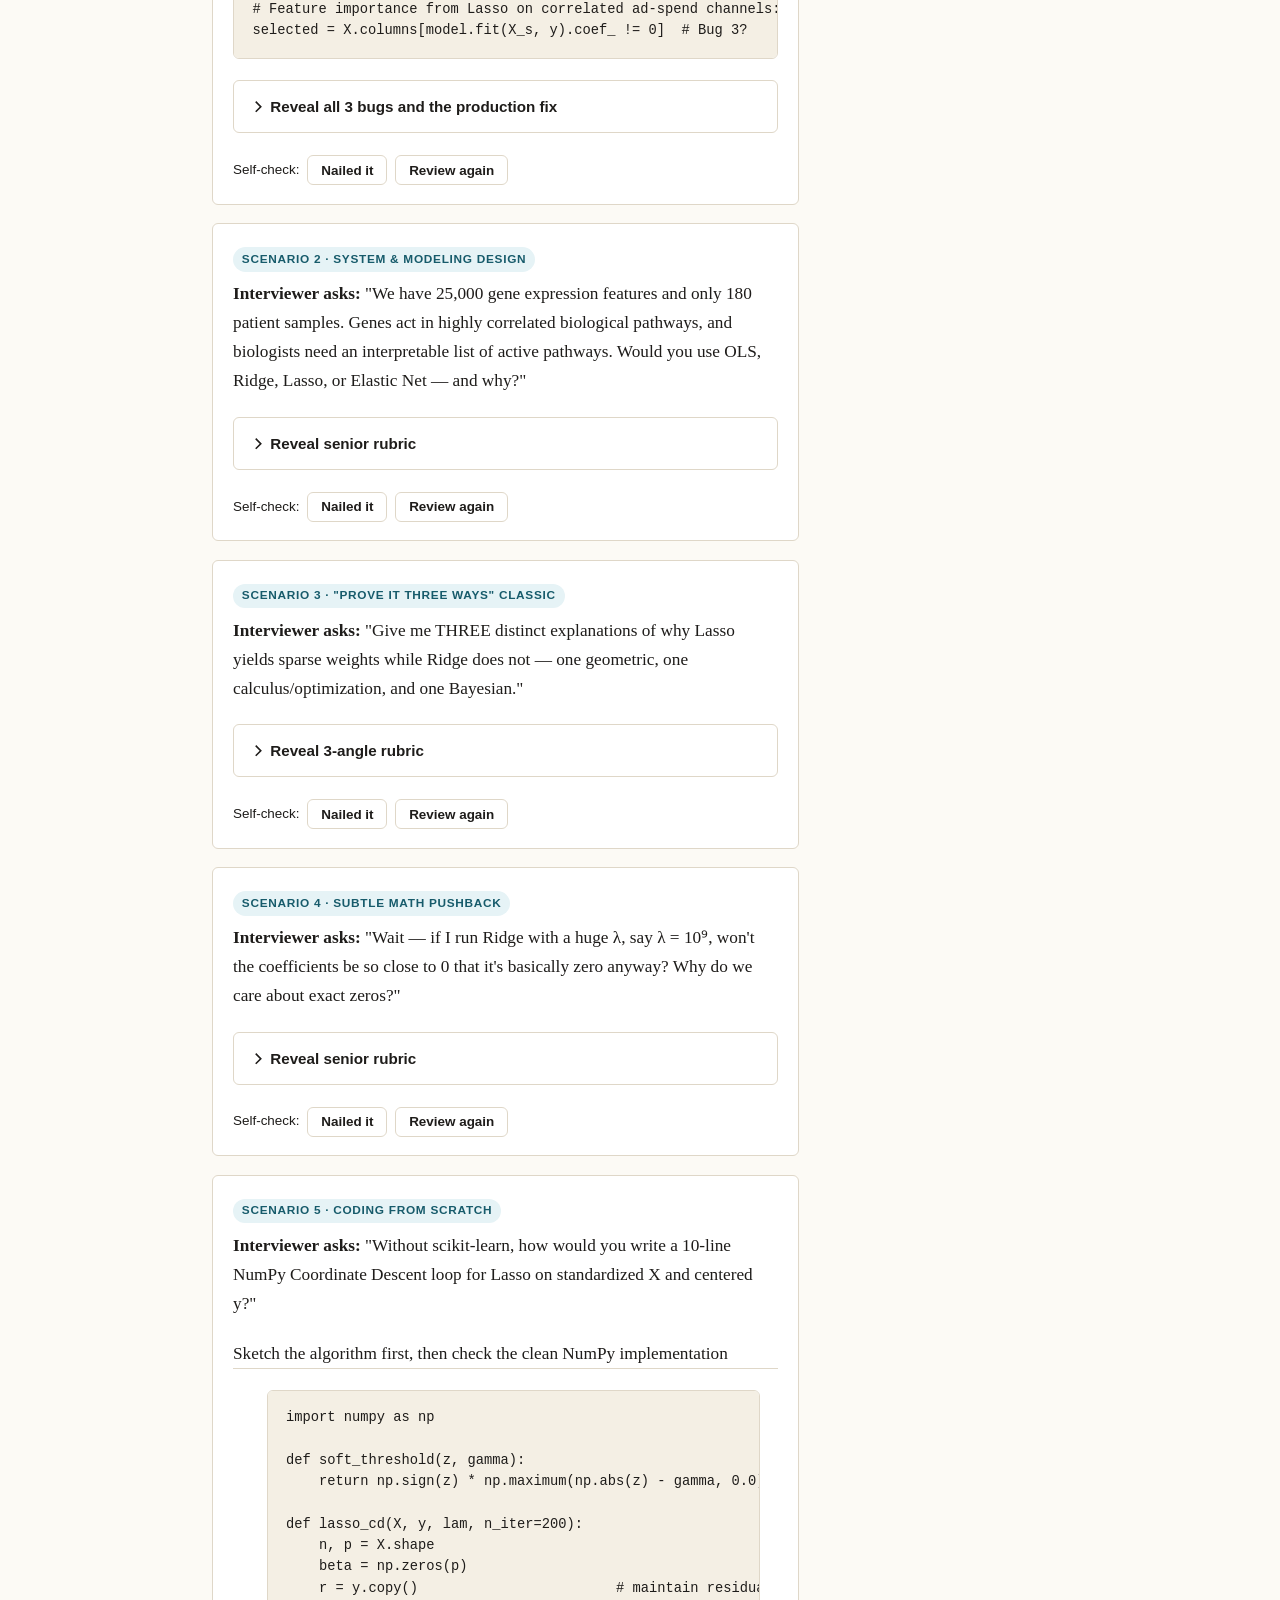
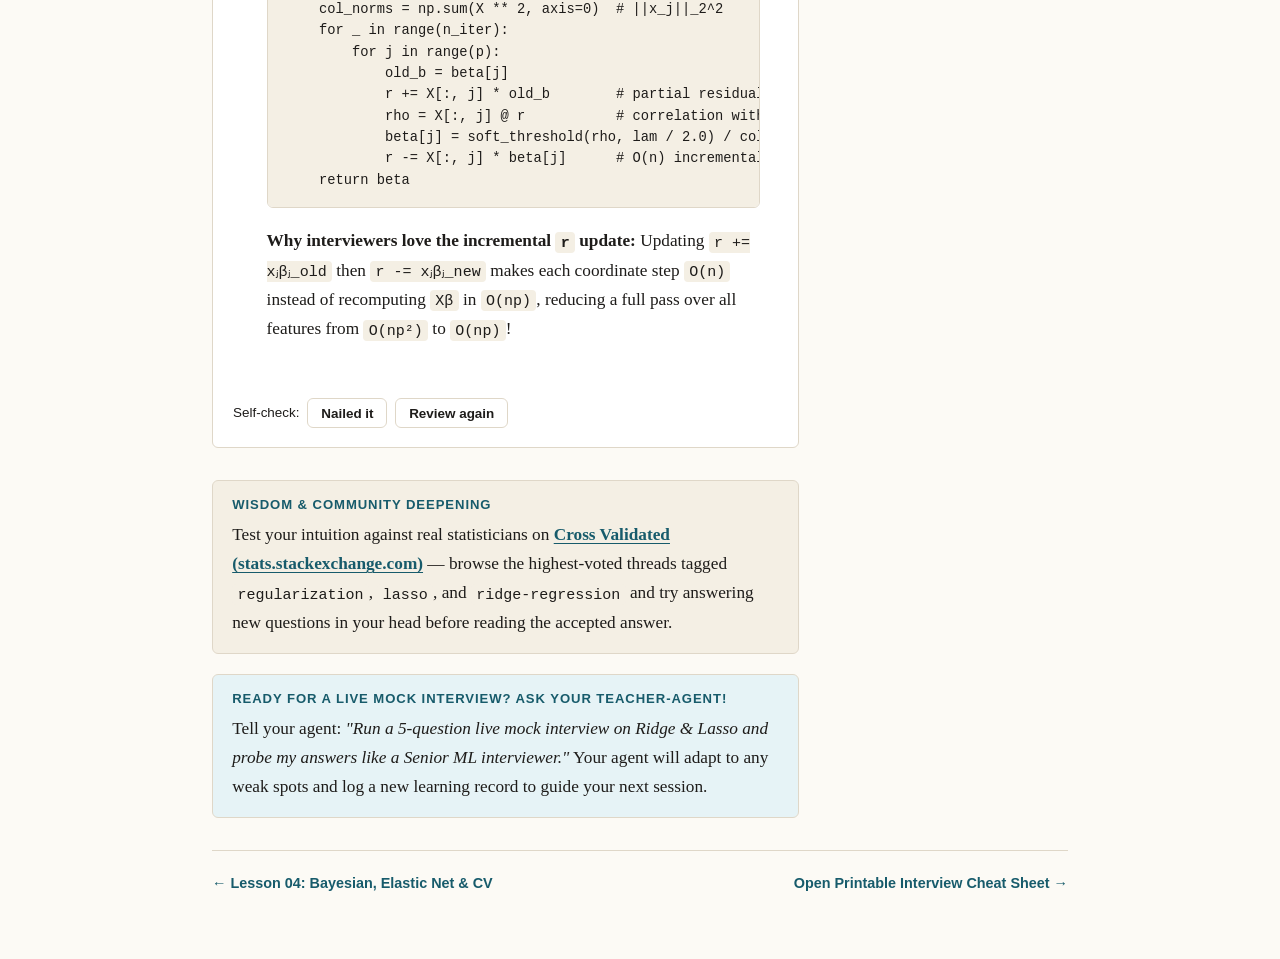
<file: ml notes/Theory/Concepts/ridge-lasso/lessons/0005-interview-drills-and-whiteboard-scenarios.html>
<!DOCTYPE html>
<html lang="en">
<head>
  <meta charset="UTF-8">
  <meta name="viewport" content="width=device-width, initial-scale=1.0">
  <meta name="color-scheme" content="light dark">
  <title>Lesson 05: Interleaved Interview Drills &amp; Whiteboard Lab</title>
  <link rel="stylesheet" href="../assets/course.css">
</head>
<body>
  <a class="skip-link" href="#main">Skip to content</a>

  <nav class="site-nav" aria-label="Course navigation">
    <div class="site-nav-inner">
      <a class="site-brand" href="../index.html"><span>L₁ / L₂</span> Ridge &amp; Lasso Course</a>
      <ul class="nav-links">
        <li><a href="../index.html">Roadmap</a></li>
        <li><a href="./0005-interview-drills-and-whiteboard-scenarios.html" aria-current="page">Lesson 05</a></li>
        <li><a href="../reference/glossary.html">Glossary</a></li>
        <li><a href="../reference/interview-cheatsheet.html">Interview Cheat Sheet</a></li>
      </ul>
    </div>
  </nav>

  <main id="main">
    <header class="lesson-header">
      <p class="lesson-eyebrow">Lesson 05 of 05 · Interleaved Retrieval &amp; Mock Interview</p>
      <h1>Interview Drills Gauntlet &amp; Whiteboard Scenarios</h1>
      <p class="lesson-subtitle">
        Interleaving mixed topics from memory builds real storage strength. Attempt every drill cold before expanding the rubric — no peeking at the cheat sheet!
      </p>
      <div class="meta-strip">
        <span class="meta-pill">6 Interleaved MCQs</span>
        <span class="meta-pill">5 Senior Whiteboard / Coding Drills</span>
        <span class="meta-pill">Self-Graded Rubrics</span>
      </div>
    </header>

    <section class="prose" aria-labelledby="gauntlet-head" data-quiz-group="lesson-05">
      <h2 id="gauntlet-head">Part 1: Rapid-Fire Interleaved Gauntlet</h2>
      <p>Six mixed questions spanning theory, geometry, library traps, inference, and deep learning. Aim for 6/6 without hints.</p>
      <div class="quiz-scorebar">
        <span data-quiz-score>Score: 0 / 6</span>
        <button type="button" class="btn-secondary" data-quiz-reset>Reset gauntlet</button>
      </div>

      <div class="quiz-card" data-answer="2" data-explain="When the true data-generating process is dense (many small correlated signals), Ridge usually achieves lower test MSE than Lasso because Lasso's hard selection adds extra variance and discards correlated signal (Cross Validated canonical consensus).">
        <p class="quiz-prompt">1. You have 120 correlated features where ~90 carry small true effects. Pure test MSE is your only goal. Which model usually wins?</p>
        <div class="quiz-options">
          <button type="button" class="quiz-option"><span class="opt-letter">A.</span><span>Pure Lasso because hard variable selection always minimizes prediction variance</span></button>
          <button type="button" class="quiz-option"><span class="opt-letter">B.</span><span>Ordinary least squares because unbiased estimators always beat biased estimators</span></button>
          <button type="button" class="quiz-option"><span class="opt-letter">C.</span><span>Ridge regression because dense correlated signals benefit from smooth shrinkage</span></button>
          <button type="button" class="quiz-option"><span class="opt-letter">D.</span><span>Stepwise subset selection because greedy search removes correlated noise cleanly</span></button>
        </div>
        <div class="quiz-feedback" aria-live="polite"></div>
      </div>

      <div class="quiz-card" data-answer="0" data-explain="First, L₂ (β²) and L₁ (|β|) live on completely different mathematical scales. Second, scikit-learn minimizes ‖y−Xβ‖² + α‖β‖₂² for Ridge, but (1/(2n))‖y−Xβ‖² + α‖β‖₁ for Lasso — a 2n factor difference in RSS scaling!">
        <p class="quiz-prompt">2. In scikit-learn, you fit Ridge(alpha=1.0) and Lasso(alpha=1.0) on n=1,000 rows. Why is that NOT the same regularization strength?</p>
        <div class="quiz-options">
          <button type="button" class="quiz-option"><span class="opt-letter">A.</span><span>Penalties use different norms and Lasso divides RSS by 2n</span></button>
          <button type="button" class="quiz-option"><span class="opt-letter">B.</span><span>Ridge standardizes predictors automatically while Lasso leaves feature units raw</span></button>
          <button type="button" class="quiz-option"><span class="opt-letter">C.</span><span>Lasso penalizes the intercept term while Ridge ignores intercept weights</span></button>
          <button type="button" class="quiz-option"><span class="opt-letter">D.</span><span>Ridge uses squared error loss while Lasso uses absolute error</span></button>
        </div>
        <div class="quiz-feedback" aria-live="polite"></div>
      </div>

      <div class="quiz-card" data-answer="3" data-explain="Ridge is strictly convex for any λ > 0, so its minimizer is ALWAYS unique (splitting weight equally across duplicate columns). Lasso is convex but NOT strictly convex when X is rank-deficient: any split (αc, (1−α)c) with α ∈ [0, 1] gives identical RSS and identical L₁ norm!">
        <p class="quiz-prompt">3. When design matrix X has two exact duplicate columns, what holds true about the uniqueness of Ridge vs. Lasso solutions?</p>
        <div class="quiz-options">
          <button type="button" class="quiz-option"><span class="opt-letter">A.</span><span>Both Ridge and Lasso produce unique solutions whenever lambda exceeds zero</span></button>
          <button type="button" class="quiz-option"><span class="opt-letter">B.</span><span>Neither Ridge nor Lasso produces unique solutions when columns duplicate exactly</span></button>
          <button type="button" class="quiz-option"><span class="opt-letter">C.</span><span>Lasso is strictly unique while Ridge has infinitely many optimal solutions</span></button>
          <button type="button" class="quiz-option"><span class="opt-letter">D.</span><span>Ridge is strictly unique while Lasso has infinitely many optimal solutions</span></button>
        </div>
        <div class="quiz-feedback" aria-live="polite"></div>
      </div>

      <div class="quiz-card" data-answer="1" data-explain="Selecting variables with Lasso and testing them with OLS on the same dataset is post-selection data snooping: OLS p-values assume the feature set was fixed before seeing y, so they become drastically anti-conservative (too many false positives).">
        <p class="quiz-prompt">4. A teammate runs Lasso to pick 8 features, fits OLS on those 8 features using the same dataset, and reports p &lt; 0.001 as proof of significance. What is wrong?</p>
        <div class="quiz-options">
          <button type="button" class="quiz-option"><span class="opt-letter">A.</span><span>Lasso shrinks residuals unevenly so ordinary least squares becomes biased</span></button>
          <button type="button" class="quiz-option"><span class="opt-letter">B.</span><span>Selecting and testing on identical data invalidates standard OLS p-values</span></button>
          <button type="button" class="quiz-option"><span class="opt-letter">C.</span><span>Running OLS after Lasso violates convexity and prevents gradient convergence</span></button>
          <button type="button" class="quiz-option"><span class="opt-letter">D.</span><span>Eight predictors always exceed the degrees of freedom after shrinkage</span></button>
        </div>
        <div class="quiz-feedback" aria-live="polite"></div>
      </div>

      <div class="quiz-card" data-answer="2" data-explain="Under vanilla SGD, L₂ penalty gradient λw enters as (1 − ηλ)w, identical to weight decay. Under Adam, λw gets divided by the adaptive per-parameter RMS term √vₜ, distorting shrinkage — which AdamW fixes by decoupling weight decay.">
        <p class="quiz-prompt">5. In deep learning, when is L₂ regularization mathematically equivalent to Weight Decay?</p>
        <div class="quiz-options">
          <button type="button" class="quiz-option"><span class="opt-letter">A.</span><span>Always equivalent across every gradient optimizer including Adam and RMSProp</span></button>
          <button type="button" class="quiz-option"><span class="opt-letter">B.</span><span>Never equivalent because neural networks contain nonlinear activation layers everywhere</span></button>
          <button type="button" class="quiz-option"><span class="opt-letter">C.</span><span>Equivalent for plain SGD but diverges under adaptive Adam optimizers</span></button>
          <button type="button" class="quiz-option"><span class="opt-letter">D.</span><span>Equivalent only when every network layer uses batch normalization scaling</span></button>
        </div>
        <div class="quiz-feedback" aria-live="polite"></div>
      </div>

      <div class="quiz-card" data-answer="0" data-explain="Ridge's effective degrees of freedom is df(λ) = Σ dⱼ² / (dⱼ² + λ). At λ = 0 every term is 1 (sum = p); as λ → ∞ every term smoothly decays toward 0.">
        <p class="quiz-prompt">6. As Ridge penalty λ increases smoothly from 0 toward ∞, how does effective degrees of freedom df(λ) behave?</p>
        <div class="quiz-options">
          <button type="button" class="quiz-option"><span class="opt-letter">A.</span><span>Decreases monotonically from feature count p down toward zero smoothly</span></button>
          <button type="button" class="quiz-option"><span class="opt-letter">B.</span><span>Increases monotonically from zero up toward sample count n smoothly</span></button>
          <button type="button" class="quiz-option"><span class="opt-letter">C.</span><span>Jumps discontinuously in integer steps whenever a coefficient hits zero</span></button>
          <button type="button" class="quiz-option"><span class="opt-letter">D.</span><span>Remains constant at feature count p because no weights vanish</span></button>
        </div>
        <div class="quiz-feedback" aria-live="polite"></div>
      </div>
    </section>

    <section class="prose" aria-labelledby="wb-head">
      <h2 id="wb-head">Part 2: Senior Whiteboard &amp; Code-Review Drills</h2>
      <p>Practice speaking your answer out loud (or sketching on paper) before opening the grading rubric. Mark any shaky drill as <em>Review again</em> for spaced repetition.</p>

      <div class="whiteboard-drill" data-drill-id="mock-01">
        <span class="drill-tag">Scenario 1 · Code Review Bug Hunt</span>
        <p><strong>Spot every bug in this candidate's scikit-learn script:</strong></p>
        <pre><code>scaler = StandardScaler()
X_s = scaler.fit_transform(X)          # Bug 1?
model = Lasso(alpha=1.0)
scores = cross_val_score(model, X_s, y, cv=5)
# Compare directly with Ridge at "same" regularization:
ridge = Ridge(alpha=1.0)               # Bug 2?
# Feature importance from Lasso on correlated ad-spend channels:
selected = X.columns[model.fit(X_s, y).coef_ != 0]  # Bug 3?</code></pre>
        <section class="accordion" aria-label="Rubric for Scenario 1">
          <details>
            <summary>Reveal all 3 bugs and the production fix</summary>
            <div class="details-body">
              <ol>
                <li><strong>Data leakage:</strong> <code>StandardScaler().fit_transform(X)</code> ran before CV. Fix: put <code>StandardScaler()</code> and the estimator inside a <code>Pipeline</code>.</li>
                <li><strong>Apples-to-oranges <code>alpha=1.0</code>:</strong> Ridge and Lasso penalties have different norms AND scikit-learn scales Lasso's RSS by <code>1/(2n)</code> while Ridge does not. Fix: tune each model's <code>alpha</code> independently via <code>RidgeCV</code> / <code>LassoCV</code> on a log grid.</li>
                <li><strong>Fragile feature importance under correlation:</strong> Lasso picks arbitrarily among correlated ad-spend channels (e.g., Facebook vs. Instagram spend) and zeros the rest. Dropping a channel just because Lasso zeroed it can mislead business stakeholders! Fix: inspect correlation clusters, use Elastic Net, or check stability selection across bootstrap resamples.</li>
              </ol>
            </div>
          </details>
        </section>
        <div class="self-rate">
          <span>Self-check:</span>
          <button type="button" class="btn-secondary" data-rate="good">Nailed it</button>
          <button type="button" class="btn-secondary" data-rate="review">Review again</button>
          <span data-rate-status></span>
        </div>
      </div>

      <div class="whiteboard-drill" data-drill-id="mock-02">
        <span class="drill-tag">Scenario 2 · System &amp; Modeling Design</span>
        <p><strong>Interviewer asks:</strong> "We have 25,000 gene expression features and only 180 patient samples. Genes act in highly correlated biological pathways, and biologists need an interpretable list of active pathways. Would you use OLS, Ridge, Lasso, or Elastic Net — and why?"</p>
        <section class="accordion" aria-label="Rubric for Scenario 2">
          <details>
            <summary>Reveal senior rubric</summary>
            <div class="details-body">
              <ul>
                <li><strong>Eliminate OLS:</strong> <code>p = 25,000 ≫ n = 180</code> → <code>XᵀX</code> is massively rank-deficient; infinitely many 0-training-error solutions.</li>
                <li><strong>Eliminate pure Ridge:</strong> Solves <code>p ≫ n</code> cleanly (especially via the dual <code>180×180</code> Woodbury trick), <em>but</em> keeps all 25,000 genes non-zero — useless for biologist interpretability.</li>
                <li><strong>Eliminate pure Lasso:</strong> Two fatal flaws here: (1) capped at selecting at most <code>n = 180</code> genes, and (2) within a correlated biological pathway, Lasso picks one gene arbitrarily and hides its pathway partners.</li>
                <li><strong>Pick Elastic Net:</strong> Preserves sparsity for interpretability, lifts the <code>n</code>-feature cap, and its L₂ component induces the <em>grouping effect</em> so correlated genes in a pathway enter together. Tune <code>(α, l1_ratio)</code> with nested CV + 1-SE rule inside a standardization <code>Pipeline</code>.</li>
              </ul>
            </div>
          </details>
        </section>
        <div class="self-rate">
          <span>Self-check:</span>
          <button type="button" class="btn-secondary" data-rate="good">Nailed it</button>
          <button type="button" class="btn-secondary" data-rate="review">Review again</button>
          <span data-rate-status></span>
        </div>
      </div>

      <div class="whiteboard-drill" data-drill-id="mock-03">
        <span class="drill-tag">Scenario 3 · "Prove It Three Ways" Classic</span>
        <p><strong>Interviewer asks:</strong> "Give me THREE distinct explanations of why Lasso yields sparse weights while Ridge does not — one geometric, one calculus/optimization, and one Bayesian."</p>
        <section class="accordion" aria-label="Rubric for Scenario 3">
          <details>
            <summary>Reveal 3-angle rubric</summary>
            <div class="details-body">
              <ol>
                <li><strong>Geometric:</strong> The L₁ constraint region (diamond / cross-polytope) has sharp corners on the coordinate axes; expanding elliptical RSS contours hit a corner first (<code>βⱼ = 0</code>). The L₂ region (hypersphere) is smooth everywhere with no axis corners.</li>
                <li><strong>Calculus / Optimization:</strong> L₂'s penalty gradient <code>2λβⱼ → 0</code> as <code>βⱼ → 0</code> (diminishing pull near zero), whereas L₁'s subgradient keeps a constant pull of <code>±λ</code> all the way to <code>0</code>, yielding soft-thresholding with dead-zone <code>[−λ/2, +λ/2]</code>.</li>
                <li><strong>Bayesian MAP:</strong> Ridge is MAP under a zero-mean Gaussian prior (flat, smooth slope 0 at origin); Lasso is MAP under a zero-mean Laplace prior (sharp cusp / spike at 0 that pulls weak posteriors onto the mode at <code>βⱼ = 0</code>).</li>
              </ol>
            </div>
          </details>
        </section>
        <div class="self-rate">
          <span>Self-check:</span>
          <button type="button" class="btn-secondary" data-rate="good">Nailed it</button>
          <button type="button" class="btn-secondary" data-rate="review">Review again</button>
          <span data-rate-status></span>
        </div>
      </div>

      <div class="whiteboard-drill" data-drill-id="mock-04">
        <span class="drill-tag">Scenario 4 · Subtle Math Pushback</span>
        <p><strong>Interviewer asks:</strong> "Wait — if I run Ridge with a huge λ, say λ = 10⁹, won't the coefficients be so close to 0 that it's basically zero anyway? Why do we care about exact zeros?"</p>
        <section class="accordion" aria-label="Rubric for Scenario 4">
          <details>
            <summary>Reveal senior rubric</summary>
            <div class="details-body">
              <ul>
                <li><strong>Shrinking everything destroys signal:</strong> Pushing λ → 10⁹ crushes <em>true</em> strong signals along with noise (massive underfitting / high bias).</li>
                <li><strong>Selective zeroing vs. global shrinkage:</strong> Lasso lets you keep strong predictors large (only shifting them by constant <code>λ/2</code>) while setting weak noise predictors to <em>exact zero</em> — reducing serving latency, feature-pipeline maintenance cost, memory footprint, and improving interpretability.</li>
              </ul>
            </div>
          </details>
        </section>
        <div class="self-rate">
          <span>Self-check:</span>
          <button type="button" class="btn-secondary" data-rate="good">Nailed it</button>
          <button type="button" class="btn-secondary" data-rate="review">Review again</button>
          <span data-rate-status></span>
        </div>
      </div>

      <div class="whiteboard-drill" data-drill-id="mock-05">
        <span class="drill-tag">Scenario 5 · Coding From Scratch</span>
        <p><strong>Interviewer asks:</strong> "Without scikit-learn, how would you write a 10-line NumPy Coordinate Descent loop for Lasso on standardized X and centered y?"</p>
        <section class="accordion" aria-label="Rubric for Scenario 5">
          <summary>Sketch the algorithm first, then check the clean NumPy implementation</summary>
          <div class="details-body">
<pre><code>import numpy as np

def soft_threshold(z, gamma):
    return np.sign(z) * np.maximum(np.abs(z) - gamma, 0.0)

def lasso_cd(X, y, lam, n_iter=200):
    n, p = X.shape
    beta = np.zeros(p)
    r = y.copy()                        # maintain residual r = y - X @ beta
    col_norms = np.sum(X ** 2, axis=0)  # ||x_j||_2^2
    for _ in range(n_iter):
        for j in range(p):
            old_b = beta[j]
            r += X[:, j] * old_b        # partial residual r^(-j)
            rho = X[:, j] @ r           # correlation with partial residual
            beta[j] = soft_threshold(rho, lam / 2.0) / col_norms[j]
            r -= X[:, j] * beta[j]      # O(n) incremental residual update!
    return beta</code></pre>
            <p><strong>Why interviewers love the incremental <code>r</code> update:</strong> Updating <code>r += xⱼβⱼ_old</code> then <code>r -= xⱼβⱼ_new</code> makes each coordinate step <code>O(n)</code> instead of recomputing <code>Xβ</code> in <code>O(np)</code>, reducing a full pass over all features from <code>O(np²)</code> to <code>O(np)</code>!</p>
          </div>
        </section>
        <div class="self-rate">
          <span>Self-check:</span>
          <button type="button" class="btn-secondary" data-rate="good">Nailed it</button>
          <button type="button" class="btn-secondary" data-rate="review">Review again</button>
          <span data-rate-status></span>
        </div>
      </div>
    </section>

    <section class="source-box prose" aria-labelledby="rec-source-5">
      <h2 id="rec-source-5">Wisdom &amp; Community Deepening</h2>
      <p style="margin:0;">
        Test your intuition against real statisticians on <a href="https://stats.stackexchange.com/questions/tagged/regularization" target="_blank" rel="noopener"><strong>Cross Validated (stats.stackexchange.com)</strong></a> — browse the highest-voted threads tagged <code>regularization</code>, <code>lasso</code>, and <code>ridge-regression</code> and try answering new questions in your head before reading the accepted answer.
      </p>
    </section>

    <section class="agent-box prose" aria-labelledby="agent-5">
      <h2 id="agent-5">Ready for a Live Mock Interview? Ask Your Teacher-Agent!</h2>
      <p style="margin:0;">
        Tell your agent: <em>"Run a 5-question live mock interview on Ridge &amp; Lasso and probe my answers like a Senior ML interviewer."</em> Your agent will adapt to any weak spots and log a new learning record to guide your next session.
      </p>
    </section>

    <nav class="lesson-pager" aria-label="Lesson navigation">
      <a href="./0004-advanced-bayesian-elastic-net-cv-and-gotchas.html">← Lesson 04: Bayesian, Elastic Net &amp; CV</a>
      <a href="../reference/interview-cheatsheet.html">Open Printable Interview Cheat Sheet →</a>
    </nav>
  </main>

  <script src="../assets/drills.js"></script>
</body>
</html>
</file>
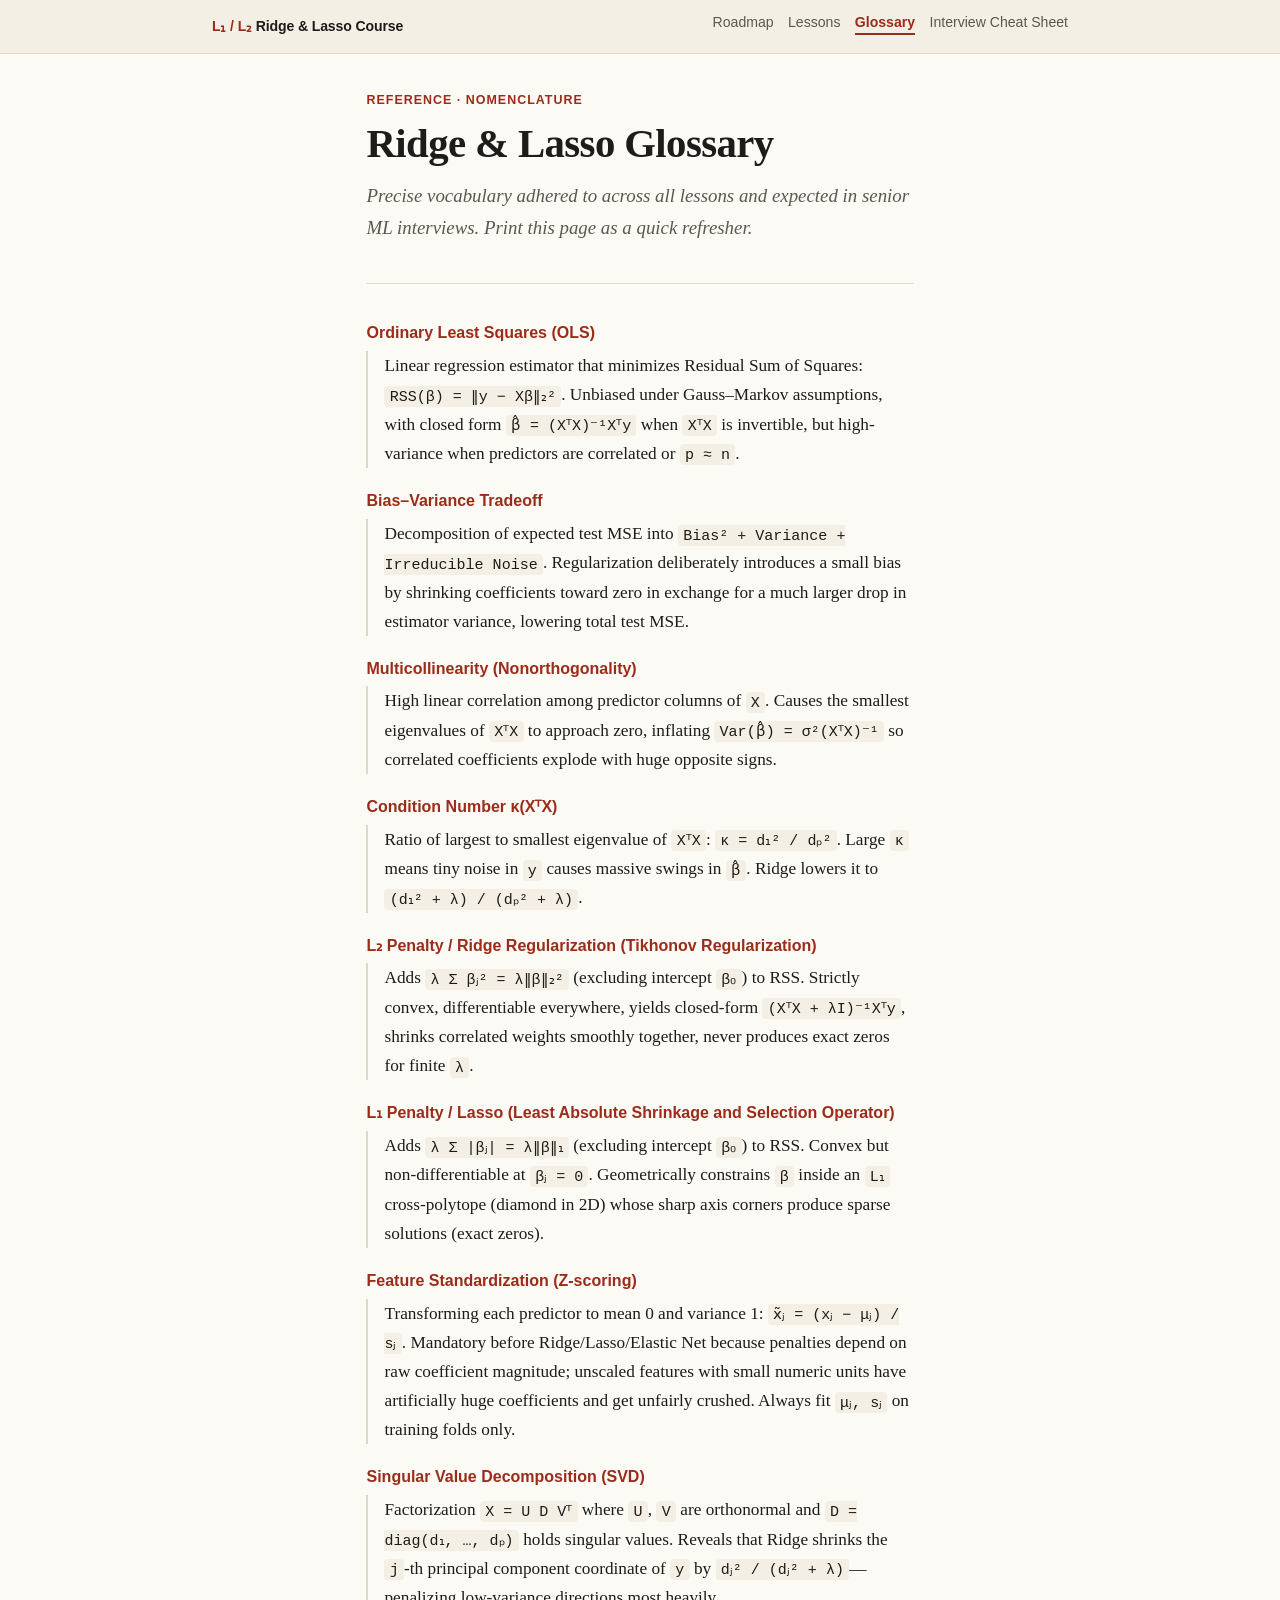
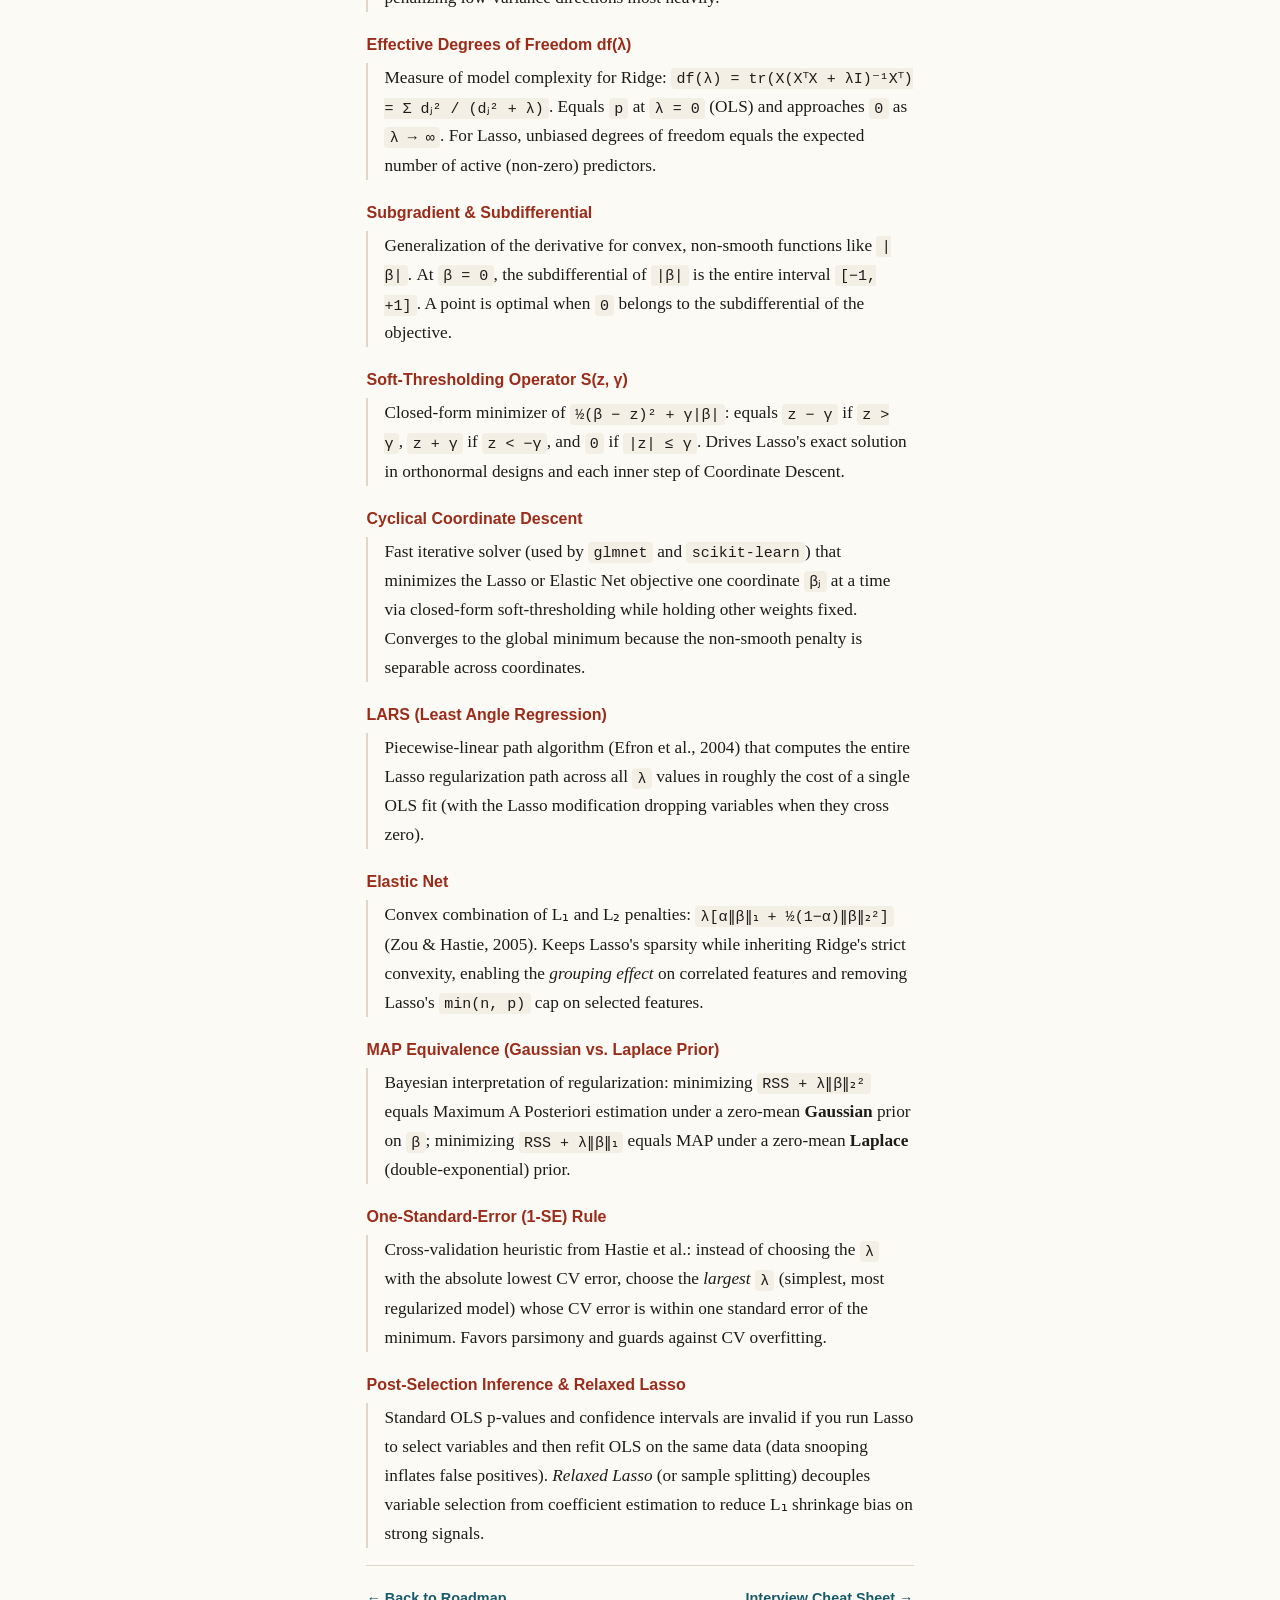
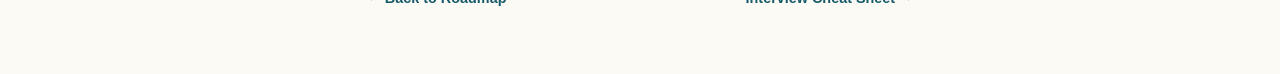
<file: ml notes/Theory/Concepts/ridge-lasso/reference/glossary.html>
<!DOCTYPE html>
<html lang="en">
<head>
  <meta charset="UTF-8">
  <meta name="viewport" content="width=device-width, initial-scale=1.0">
  <meta name="color-scheme" content="light dark">
  <title>Glossary — Ridge &amp; Lasso Regularization</title>
  <link rel="stylesheet" href="../assets/course.css">
</head>
<body>
  <a class="skip-link" href="#main">Skip to content</a>

  <nav class="site-nav" aria-label="Course navigation">
    <div class="site-nav-inner">
      <a class="site-brand" href="../index.html"><span>L₁ / L₂</span> Ridge &amp; Lasso Course</a>
      <ul class="nav-links">
        <li><a href="../index.html">Roadmap</a></li>
        <li><a href="../lessons/0001-why-ols-breaks-and-regularization-basics.html">Lessons</a></li>
        <li><a href="./glossary.html" aria-current="page">Glossary</a></li>
        <li><a href="./interview-cheatsheet.html">Interview Cheat Sheet</a></li>
      </ul>
    </div>
  </nav>

  <main id="main" class="prose">
    <header class="lesson-header">
      <p class="lesson-eyebrow">Reference · Nomenclature</p>
      <h1>Ridge &amp; Lasso Glossary</h1>
      <p class="lesson-subtitle">
        Precise vocabulary adhered to across all lessons and expected in senior ML interviews. Print this page as a quick refresher.
      </p>
    </header>

    <dl class="glossary-list">
      <dt id="ols">Ordinary Least Squares (OLS)</dt>
      <dd>
        Linear regression estimator that minimizes Residual Sum of Squares:
        <code>RSS(β) = ‖y − Xβ‖₂²</code>. Unbiased under Gauss–Markov assumptions, with closed form <code>β̂ = (XᵀX)⁻¹Xᵀy</code> when <code>XᵀX</code> is invertible, but high-variance when predictors are correlated or <code>p ≈ n</code>.
      </dd>

      <dt id="bias-variance">Bias–Variance Tradeoff</dt>
      <dd>
        Decomposition of expected test MSE into <code>Bias² + Variance + Irreducible Noise</code>. Regularization deliberately introduces a small bias by shrinking coefficients toward zero in exchange for a much larger drop in estimator variance, lowering total test MSE.
      </dd>

      <dt id="multicollinearity">Multicollinearity (Nonorthogonality)</dt>
      <dd>
        High linear correlation among predictor columns of <code>X</code>. Causes the smallest eigenvalues of <code>XᵀX</code> to approach zero, inflating <code>Var(β̂) = σ²(XᵀX)⁻¹</code> so correlated coefficients explode with huge opposite signs.
      </dd>

      <dt id="condition-number">Condition Number κ(XᵀX)</dt>
      <dd>
        Ratio of largest to smallest eigenvalue of <code>XᵀX</code>: <code>κ = d₁² / dₚ²</code>. Large <code>κ</code> means tiny noise in <code>y</code> causes massive swings in <code>β̂</code>. Ridge lowers it to <code>(d₁² + λ) / (dₚ² + λ)</code>.
      </dd>

      <dt id="l2-norm">L₂ Penalty / Ridge Regularization (Tikhonov Regularization)</dt>
      <dd>
        Adds <code>λ Σ βⱼ² = λ‖β‖₂²</code> (excluding intercept <code>β₀</code>) to RSS. Strictly convex, differentiable everywhere, yields closed-form <code>(XᵀX + λI)⁻¹Xᵀy</code>, shrinks correlated weights smoothly together, never produces exact zeros for finite <code>λ</code>.
      </dd>

      <dt id="l1-norm">L₁ Penalty / Lasso (Least Absolute Shrinkage and Selection Operator)</dt>
      <dd>
        Adds <code>λ Σ |βⱼ| = λ‖β‖₁</code> (excluding intercept <code>β₀</code>) to RSS. Convex but non-differentiable at <code>βⱼ = 0</code>. Geometrically constrains <code>β</code> inside an <code>L₁</code> cross-polytope (diamond in 2D) whose sharp axis corners produce sparse solutions (exact zeros).
      </dd>

      <dt id="standardization">Feature Standardization (Z-scoring)</dt>
      <dd>
        Transforming each predictor to mean 0 and variance 1: <code>x̃ⱼ = (xⱼ − μⱼ) / sⱼ</code>. Mandatory before Ridge/Lasso/Elastic Net because penalties depend on raw coefficient magnitude; unscaled features with small numeric units have artificially huge coefficients and get unfairly crushed. Always fit <code>μⱼ, sⱼ</code> on training folds only.
      </dd>

      <dt id="svd">Singular Value Decomposition (SVD)</dt>
      <dd>
        Factorization <code>X = U D Vᵀ</code> where <code>U</code>, <code>V</code> are orthonormal and <code>D = diag(d₁, …, dₚ)</code> holds singular values. Reveals that Ridge shrinks the <code>j</code>-th principal component coordinate of <code>y</code> by <code>dⱼ² / (dⱼ² + λ)</code>—penalizing low-variance directions most heavily.
      </dd>

      <dt id="effective-df">Effective Degrees of Freedom df(λ)</dt>
      <dd>
        Measure of model complexity for Ridge: <code>df(λ) = tr(X(XᵀX + λI)⁻¹Xᵀ) = Σ dⱼ² / (dⱼ² + λ)</code>. Equals <code>p</code> at <code>λ = 0</code> (OLS) and approaches <code>0</code> as <code>λ → ∞</code>. For Lasso, unbiased degrees of freedom equals the expected number of active (non-zero) predictors.
      </dd>

      <dt id="subgradient">Subgradient &amp; Subdifferential</dt>
      <dd>
        Generalization of the derivative for convex, non-smooth functions like <code>|β|</code>. At <code>β = 0</code>, the subdifferential of <code>|β|</code> is the entire interval <code>[−1, +1]</code>. A point is optimal when <code>0</code> belongs to the subdifferential of the objective.
      </dd>

      <dt id="soft-thresholding">Soft-Thresholding Operator S(z, γ)</dt>
      <dd>
        Closed-form minimizer of <code>½(β − z)² + γ|β|</code>: equals <code>z − γ</code> if <code>z &gt; γ</code>, <code>z + γ</code> if <code>z &lt; −γ</code>, and <code>0</code> if <code>|z| ≤ γ</code>. Drives Lasso's exact solution in orthonormal designs and each inner step of Coordinate Descent.
      </dd>

      <dt id="coordinate-descent">Cyclical Coordinate Descent</dt>
      <dd>
        Fast iterative solver (used by <code>glmnet</code> and <code>scikit-learn</code>) that minimizes the Lasso or Elastic Net objective one coordinate <code>βⱼ</code> at a time via closed-form soft-thresholding while holding other weights fixed. Converges to the global minimum because the non-smooth penalty is separable across coordinates.
      </dd>

      <dt id="lars">LARS (Least Angle Regression)</dt>
      <dd>
        Piecewise-linear path algorithm (Efron et al., 2004) that computes the entire Lasso regularization path across all <code>λ</code> values in roughly the cost of a single OLS fit (with the Lasso modification dropping variables when they cross zero).
      </dd>

      <dt id="elastic-net">Elastic Net</dt>
      <dd>
        Convex combination of L₁ and L₂ penalties: <code>λ[α‖β‖₁ + ½(1−α)‖β‖₂²]</code> (Zou &amp; Hastie, 2005). Keeps Lasso's sparsity while inheriting Ridge's strict convexity, enabling the <em>grouping effect</em> on correlated features and removing Lasso's <code>min(n, p)</code> cap on selected features.
      </dd>

      <dt id="map-prior">MAP Equivalence (Gaussian vs. Laplace Prior)</dt>
      <dd>
        Bayesian interpretation of regularization: minimizing <code>RSS + λ‖β‖₂²</code> equals Maximum A Posteriori estimation under a zero-mean <strong>Gaussian</strong> prior on <code>β</code>; minimizing <code>RSS + λ‖β‖₁</code> equals MAP under a zero-mean <strong>Laplace</strong> (double-exponential) prior.
      </dd>

      <dt id="one-se-rule">One-Standard-Error (1-SE) Rule</dt>
      <dd>
        Cross-validation heuristic from Hastie et al.: instead of choosing the <code>λ</code> with the absolute lowest CV error, choose the <em>largest</em> <code>λ</code> (simplest, most regularized model) whose CV error is within one standard error of the minimum. Favors parsimony and guards against CV overfitting.
      </dd>

      <dt id="post-selection">Post-Selection Inference &amp; Relaxed Lasso</dt>
      <dd>
        Standard OLS p-values and confidence intervals are invalid if you run Lasso to select variables and then refit OLS on the same data (data snooping inflates false positives). <em>Relaxed Lasso</em> (or sample splitting) decouples variable selection from coefficient estimation to reduce L₁ shrinkage bias on strong signals.
      </dd>
    </dl>

    <nav class="lesson-pager" aria-label="Reference navigation">
      <a href="../index.html">← Back to Roadmap</a>
      <a href="./interview-cheatsheet.html">Interview Cheat Sheet →</a>
    </nav>
  </main>
</body>
</html>
</file>
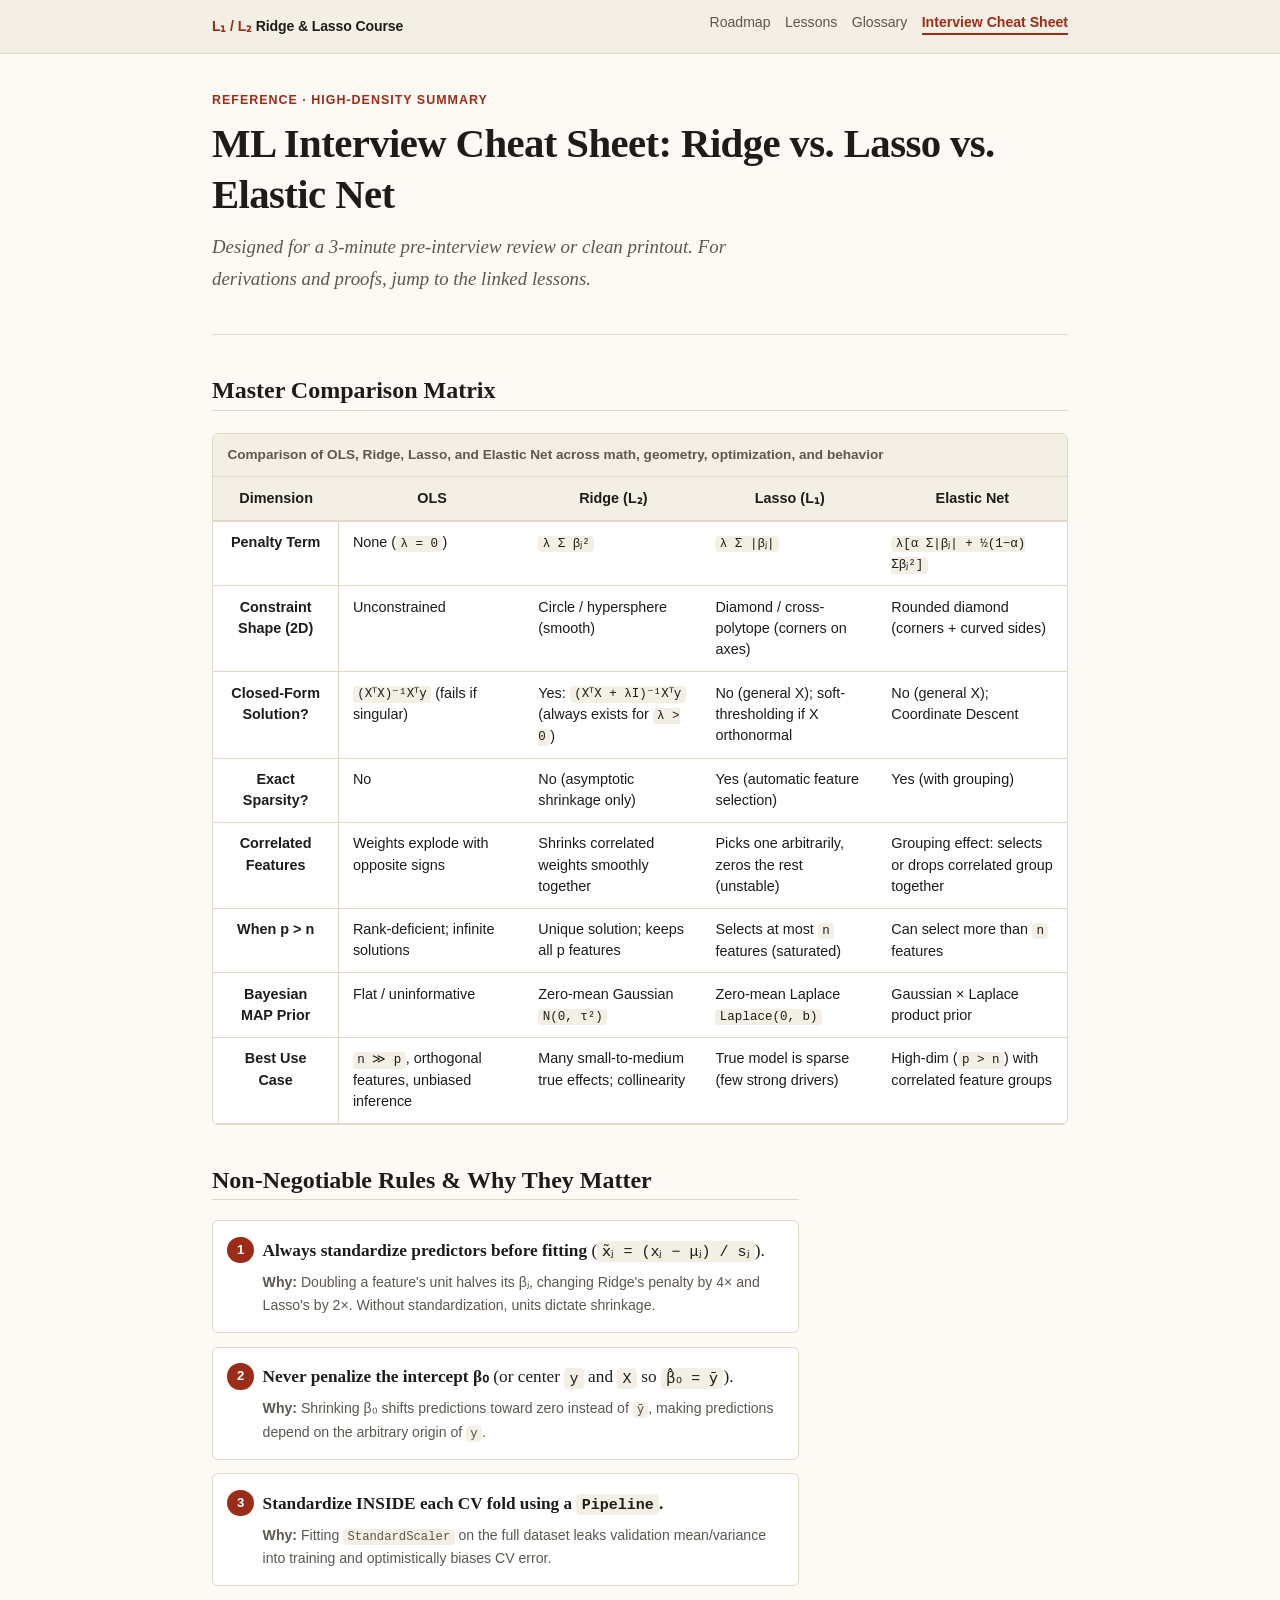
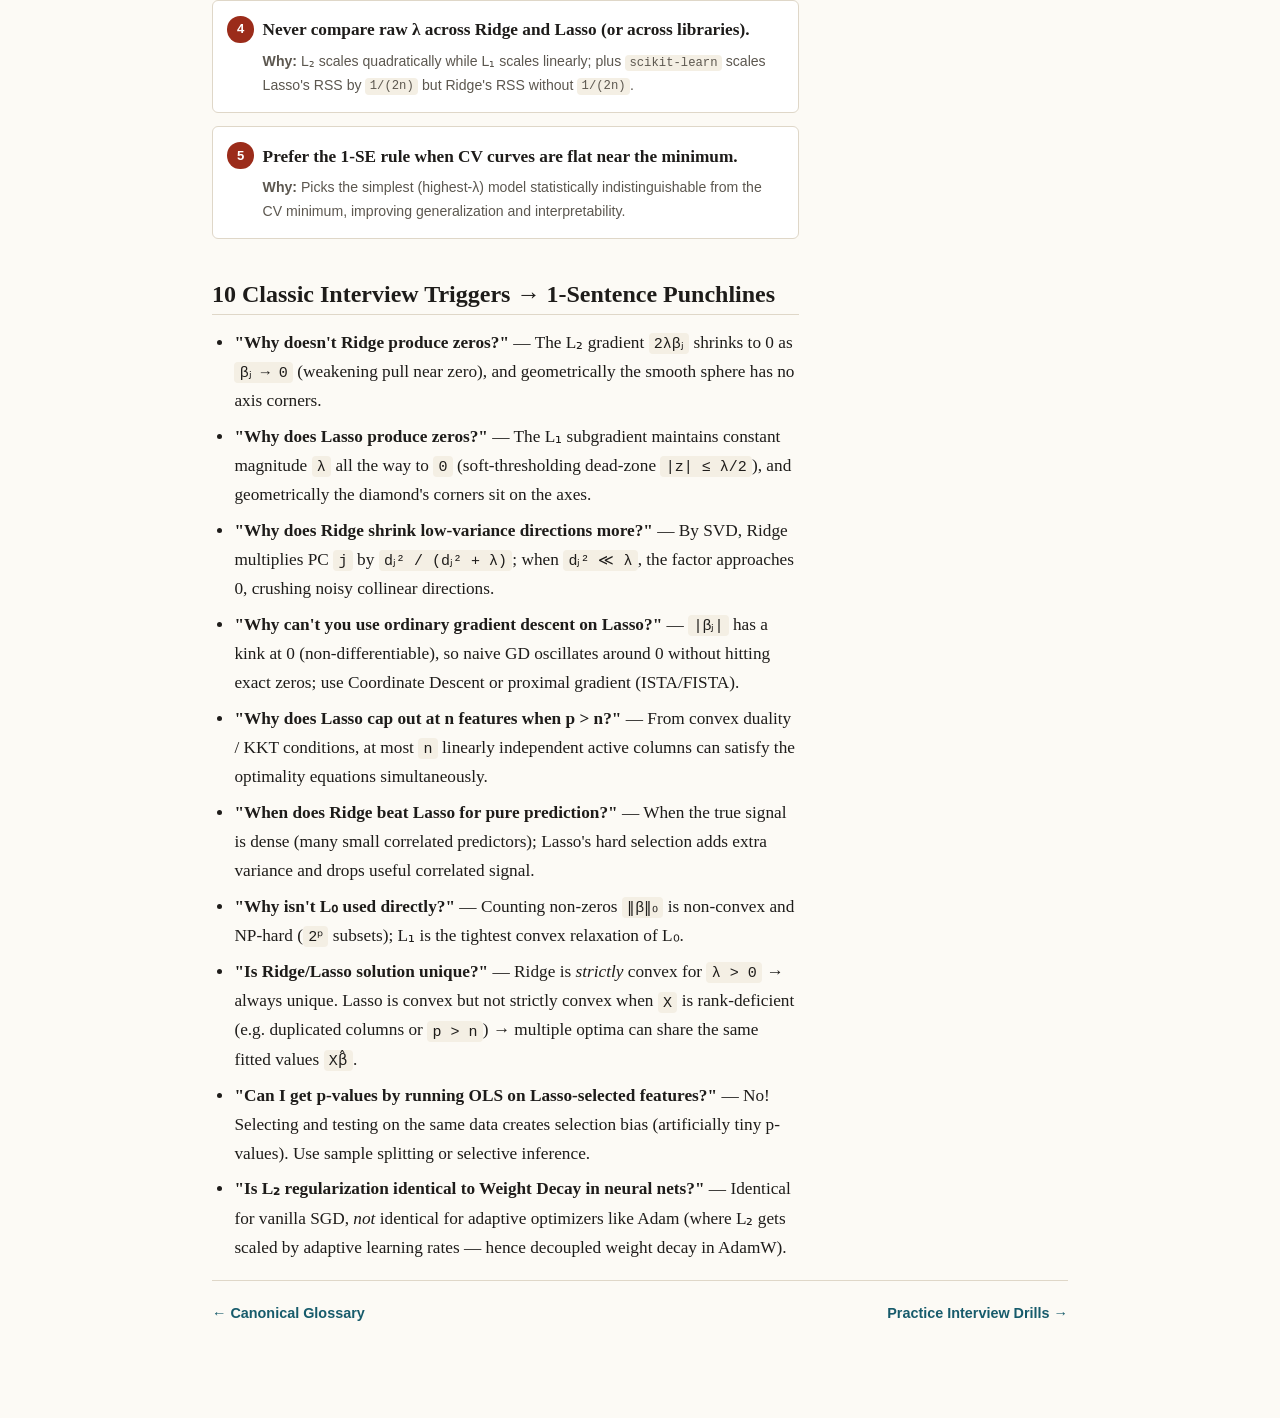
<file: ml notes/Theory/Concepts/ridge-lasso/reference/interview-cheatsheet.html>
<!DOCTYPE html>
<html lang="en">
<head>
  <meta charset="UTF-8">
  <meta name="viewport" content="width=device-width, initial-scale=1.0">
  <meta name="color-scheme" content="light dark">
  <title>Interview Cheat Sheet — Ridge, Lasso &amp; Elastic Net</title>
  <link rel="stylesheet" href="../assets/course.css">
</head>
<body>
  <a class="skip-link" href="#main">Skip to content</a>

  <nav class="site-nav" aria-label="Course navigation">
    <div class="site-nav-inner">
      <a class="site-brand" href="../index.html"><span>L₁ / L₂</span> Ridge &amp; Lasso Course</a>
      <ul class="nav-links">
        <li><a href="../index.html">Roadmap</a></li>
        <li><a href="../lessons/0001-why-ols-breaks-and-regularization-basics.html">Lessons</a></li>
        <li><a href="./glossary.html">Glossary</a></li>
        <li><a href="./interview-cheatsheet.html" aria-current="page">Interview Cheat Sheet</a></li>
      </ul>
    </div>
  </nav>

  <main id="main">
    <header class="lesson-header">
      <p class="lesson-eyebrow">Reference · High-Density Summary</p>
      <h1>ML Interview Cheat Sheet: Ridge vs. Lasso vs. Elastic Net</h1>
      <p class="lesson-subtitle">
        Designed for a 3-minute pre-interview review or clean printout. For derivations and proofs, jump to the linked lessons.
      </p>
    </header>

    <section aria-labelledby="compare-head">
      <h2 id="compare-head">Master Comparison Matrix</h2>
      <div tabindex="0" role="region" aria-labelledby="compare-cap" class="table-wrapper">
        <table style="--label-2:'OLS'; --label-3:'Ridge (L₂)'; --label-4:'Lasso (L₁)'; --label-5:'Elastic Net';">
          <caption id="compare-cap">Comparison of OLS, Ridge, Lasso, and Elastic Net across math, geometry, optimization, and behavior</caption>
          <thead>
            <tr>
              <th scope="col">Dimension</th>
              <th scope="col">OLS</th>
              <th scope="col">Ridge (L₂)</th>
              <th scope="col">Lasso (L₁)</th>
              <th scope="col">Elastic Net</th>
            </tr>
          </thead>
          <tbody>
            <tr>
              <th scope="row">Penalty Term</th>
              <td>None (<code>λ = 0</code>)</td>
              <td><code>λ Σ βⱼ²</code></td>
              <td><code>λ Σ |βⱼ|</code></td>
              <td><code>λ[α Σ|βⱼ| + ½(1−α) Σβⱼ²]</code></td>
            </tr>
            <tr>
              <th scope="row">Constraint Shape (2D)</th>
              <td>Unconstrained</td>
              <td>Circle / hypersphere (smooth)</td>
              <td>Diamond / cross-polytope (corners on axes)</td>
              <td>Rounded diamond (corners + curved sides)</td>
            </tr>
            <tr>
              <th scope="row">Closed-Form Solution?</th>
              <td><code>(XᵀX)⁻¹Xᵀy</code> (fails if singular)</td>
              <td>Yes: <code>(XᵀX + λI)⁻¹Xᵀy</code> (always exists for <code>λ &gt; 0</code>)</td>
              <td>No (general X); soft-thresholding if X orthonormal</td>
              <td>No (general X); Coordinate Descent</td>
            </tr>
            <tr>
              <th scope="row">Exact Sparsity?</th>
              <td>No</td>
              <td>No (asymptotic shrinkage only)</td>
              <td>Yes (automatic feature selection)</td>
              <td>Yes (with grouping)</td>
            </tr>
            <tr>
              <th scope="row">Correlated Features</th>
              <td>Weights explode with opposite signs</td>
              <td>Shrinks correlated weights smoothly together</td>
              <td>Picks one arbitrarily, zeros the rest (unstable)</td>
              <td>Grouping effect: selects or drops correlated group together</td>
            </tr>
            <tr>
              <th scope="row">When p &gt; n</th>
              <td>Rank-deficient; infinite solutions</td>
              <td>Unique solution; keeps all p features</td>
              <td>Selects at most <code>n</code> features (saturated)</td>
              <td>Can select more than <code>n</code> features</td>
            </tr>
            <tr>
              <th scope="row">Bayesian MAP Prior</th>
              <td>Flat / uninformative</td>
              <td>Zero-mean Gaussian <code>N(0, τ²)</code></td>
              <td>Zero-mean Laplace <code>Laplace(0, b)</code></td>
              <td>Gaussian × Laplace product prior</td>
            </tr>
            <tr>
              <th scope="row">Best Use Case</th>
              <td><code>n ≫ p</code>, orthogonal features, unbiased inference</td>
              <td>Many small-to-medium true effects; collinearity</td>
              <td>True model is sparse (few strong drivers)</td>
              <td>High-dim (<code>p &gt; n</code>) with correlated feature groups</td>
            </tr>
          </tbody>
        </table>
      </div>
    </section>

    <section class="prose" aria-labelledby="must-know-steps">
      <h2 id="must-know-steps">Non-Negotiable Rules &amp; Why They Matter</h2>
      <ol class="step-list">
        <li>
          <strong>Always standardize predictors before fitting</strong> (<code>x̃ⱼ = (xⱼ − μⱼ) / sⱼ</code>).
          <span class="step-why"><strong>Why:</strong> Doubling a feature's unit halves its βⱼ, changing Ridge's penalty by 4× and Lasso's by 2×. Without standardization, units dictate shrinkage.</span>
        </li>
        <li>
          <strong>Never penalize the intercept β₀</strong> (or center <code>y</code> and <code>X</code> so <code>β̂₀ = ȳ</code>).
          <span class="step-why"><strong>Why:</strong> Shrinking β₀ shifts predictions toward zero instead of <code>ȳ</code>, making predictions depend on the arbitrary origin of <code>y</code>.</span>
        </li>
        <li>
          <strong>Standardize INSIDE each CV fold using a <code>Pipeline</code>.</strong>
          <span class="step-why"><strong>Why:</strong> Fitting <code>StandardScaler</code> on the full dataset leaks validation mean/variance into training and optimistically biases CV error.</span>
        </li>
        <li>
          <strong>Never compare raw λ across Ridge and Lasso (or across libraries).</strong>
          <span class="step-why"><strong>Why:</strong> L₂ scales quadratically while L₁ scales linearly; plus <code>scikit-learn</code> scales Lasso's RSS by <code>1/(2n)</code> but Ridge's RSS without <code>1/(2n)</code>.</span>
        </li>
        <li>
          <strong>Prefer the 1-SE rule when CV curves are flat near the minimum.</strong>
          <span class="step-why"><strong>Why:</strong> Picks the simplest (highest-λ) model statistically indistinguishable from the CV minimum, improving generalization and interpretability.</span>
        </li>
      </ol>
    </section>

    <section class="prose" aria-labelledby="rapid-triggers">
      <h2 id="rapid-triggers">10 Classic Interview Triggers → 1-Sentence Punchlines</h2>
      <ul>
        <li><strong>"Why doesn't Ridge produce zeros?"</strong> — The L₂ gradient <code>2λβⱼ</code> shrinks to 0 as <code>βⱼ → 0</code> (weakening pull near zero), and geometrically the smooth sphere has no axis corners.</li>
        <li><strong>"Why does Lasso produce zeros?"</strong> — The L₁ subgradient maintains constant magnitude <code>λ</code> all the way to <code>0</code> (soft-thresholding dead-zone <code>|z| ≤ λ/2</code>), and geometrically the diamond's corners sit on the axes.</li>
        <li><strong>"Why does Ridge shrink low-variance directions more?"</strong> — By SVD, Ridge multiplies PC <code>j</code> by <code>dⱼ² / (dⱼ² + λ)</code>; when <code>dⱼ² ≪ λ</code>, the factor approaches 0, crushing noisy collinear directions.</li>
        <li><strong>"Why can't you use ordinary gradient descent on Lasso?"</strong> — <code>|βⱼ|</code> has a kink at 0 (non-differentiable), so naive GD oscillates around 0 without hitting exact zeros; use Coordinate Descent or proximal gradient (ISTA/FISTA).</li>
        <li><strong>"Why does Lasso cap out at n features when p &gt; n?"</strong> — From convex duality / KKT conditions, at most <code>n</code> linearly independent active columns can satisfy the optimality equations simultaneously.</li>
        <li><strong>"When does Ridge beat Lasso for pure prediction?"</strong> — When the true signal is dense (many small correlated predictors); Lasso's hard selection adds extra variance and drops useful correlated signal.</li>
        <li><strong>"Why isn't L₀ used directly?"</strong> — Counting non-zeros <code>‖β‖₀</code> is non-convex and NP-hard (<code>2ᵖ</code> subsets); L₁ is the tightest convex relaxation of L₀.</li>
        <li><strong>"Is Ridge/Lasso solution unique?"</strong> — Ridge is <em>strictly</em> convex for <code>λ &gt; 0</code> → always unique. Lasso is convex but not strictly convex when <code>X</code> is rank-deficient (e.g. duplicated columns or <code>p &gt; n</code>) → multiple optima can share the same fitted values <code>Xβ̂</code>.</li>
        <li><strong>"Can I get p-values by running OLS on Lasso-selected features?"</strong> — No! Selecting and testing on the same data creates selection bias (artificially tiny p-values). Use sample splitting or selective inference.</li>
        <li><strong>"Is L₂ regularization identical to Weight Decay in neural nets?"</strong> — Identical for vanilla SGD, <em>not</em> identical for adaptive optimizers like Adam (where L₂ gets scaled by adaptive learning rates — hence decoupled weight decay in AdamW).</li>
      </ul>
    </section>

    <nav class="lesson-pager" aria-label="Reference navigation">
      <a href="./glossary.html">← Canonical Glossary</a>
      <a href="../lessons/0005-interview-drills-and-whiteboard-scenarios.html">Practice Interview Drills →</a>
    </nav>
  </main>
</body>
</html>
</file>
<file: ml notes/Theory/Concepts/ridge-lasso/assets/course.css>
/* ==========================================================================
   Ridge & Lasso Teaching Workspace — Shared Tufte-Inspired Stylesheet
   ========================================================================== */

:root {
  /* Raw palette tokens */
  --bg-light: #fcfaf5;
  --bg-dark: #141619;
  --surface-light: #f4efe4;
  --surface-dark: #1d2025;
  --surface-elevated-light: #ffffff;
  --surface-elevated-dark: #252930;

  --text-light: #1e1c1a;
  --text-dark: #ece8df;
  --muted-light: #5c574f;
  --muted-dark: #a6a095;

  --border-light: #dfd7c8;
  --border-dark: #343942;

  /* High-contrast brand & semantic accents (>= 4.5:1 text, >= 3:1 UI) */
  --accent-light: #9b2c1a;
  --accent-dark: #f0826c;
  --accent-soft-light: #faeae6;
  --accent-soft-dark: #3a1f1b;

  --secondary-light: #175b6b;
  --secondary-dark: #68c5da;
  --secondary-soft-light: #e6f3f6;
  --secondary-soft-dark: #162e35;

  --ok-light: #1d6b3c;
  --ok-dark: #65d48e;
  --ok-soft-light: #e6f5ec;
  --ok-soft-dark: #142f20;

  --warn-light: #8a5600;
  --warn-dark: #f0b857;
  --warn-soft-light: #fbf2de;
  --warn-soft-dark: #332711;

  /* Fallback assignments for browsers without light-dark() */
  --bg: var(--bg-light);
  --surface: var(--surface-light);
  --surface-elevated: var(--surface-elevated-light);
  --text: var(--text-light);
  --muted: var(--muted-light);
  --border: var(--border-light);
  --accent: var(--accent-light);
  --accent-soft: var(--accent-soft-light);
  --secondary: var(--secondary-light);
  --secondary-soft: var(--secondary-soft-light);
  --ok: var(--ok-light);
  --ok-soft: var(--ok-soft-light);
  --warn: var(--warn-light);
  --warn-soft: var(--warn-soft-light);

  @media (prefers-color-scheme: dark) {
    --bg: var(--bg-dark);
    --surface: var(--surface-dark);
    --surface-elevated: var(--surface-elevated-dark);
    --text: var(--text-dark);
    --muted: var(--muted-dark);
    --border: var(--border-dark);
    --accent: var(--accent-dark);
    --accent-soft: var(--accent-soft-dark);
    --secondary: var(--secondary-dark);
    --secondary-soft: var(--secondary-soft-dark);
    --ok: var(--ok-dark);
    --ok-soft: var(--ok-soft-dark);
    --warn: var(--warn-dark);
    --warn-soft: var(--warn-soft-dark);
  }

  @supports (color: light-dark(white, black)) {
    --bg: light-dark(var(--bg-light), var(--bg-dark));
    --surface: light-dark(var(--surface-light), var(--surface-dark));
    --surface-elevated: light-dark(var(--surface-elevated-light), var(--surface-elevated-dark));
    --text: light-dark(var(--text-light), var(--text-dark));
    --muted: light-dark(var(--muted-light), var(--muted-dark));
    --border: light-dark(var(--border-light), var(--border-dark));
    --accent: light-dark(var(--accent-light), var(--accent-dark));
    --accent-soft: light-dark(var(--accent-soft-light), var(--accent-soft-dark));
    --secondary: light-dark(var(--secondary-light), var(--secondary-dark));
    --secondary-soft: light-dark(var(--secondary-soft-light), var(--secondary-soft-dark));
    --ok: light-dark(var(--ok-light), var(--ok-dark));
    --ok-soft: light-dark(var(--ok-soft-light), var(--ok-soft-dark));
    --warn: light-dark(var(--warn-light), var(--warn-dark));
    --warn-soft: light-dark(var(--warn-soft-light), var(--warn-soft-dark));
  }

  /* Viewport-wide native theme adaptation */
  color-scheme: light dark;
  accent-color: var(--accent);

  /* Typography */
  --font-serif: "Iowan Old Style", "Palatino Linotype", Palatino, Charter, Georgia, serif;
  --font-sans: -apple-system, BlinkMacSystemFont, "Segoe UI", Roboto, Helvetica, Arial, sans-serif;
  --font-mono: ui-monospace, "SF Mono", Menlo, Consolas, "Liberation Mono", monospace;

  --measure: 68ch;
  --radius: 6px;
}

*,
*::before,
*::after {
  box-sizing: border-box;
}

html {
  font-size: 100%;
  background: var(--bg);
  color: var(--text);
  scroll-behavior: smooth;
}

@media (prefers-reduced-motion: reduce) {
  html {
    scroll-behavior: auto;
  }
}

body {
  margin: 0;
  font-family: var(--font-serif);
  font-size: 1.08rem;
  line-height: 1.68;
  background: var(--bg);
  color: var(--text);
  -webkit-font-smoothing: antialiased;
}

/* Skip link */
.skip-link {
  position: absolute;
  inset-block-start: -3rem;
  inset-inline-start: 1rem;
  background: var(--accent);
  color: #fff;
  padding: 0.5rem 0.9rem;
  font-family: var(--font-sans);
  font-size: 0.875rem;
  border-radius: var(--radius);
  z-index: 100;
  text-decoration: none;
}

.skip-link:focus {
  inset-block-start: 0.75rem;
}

/* Top Navigation Bar */
.site-nav {
  border-block-end: 1px solid var(--border);
  background: var(--surface);
  font-family: var(--font-sans);
  font-size: 0.88rem;
}

.site-nav-inner {
  max-inline-size: 56rem;
  margin-inline: auto;
  padding: 0.7rem 1.25rem;
  display: flex;
  flex-wrap: wrap;
  align-items: center;
  justify-content: space-between;
  gap: 0.75rem 1.25rem;
}

.site-brand {
  font-weight: 700;
  color: var(--text);
  text-decoration: none;
  letter-spacing: -0.01em;
}

.site-brand span {
  color: var(--accent);
}

.nav-links {
  display: flex;
  flex-wrap: wrap;
  gap: 0.35rem 0.9rem;
  list-style: none;
  margin: 0;
  padding: 0;
}

.nav-links a {
  color: var(--muted);
  text-decoration: none;
  padding-block: 0.15rem;
  border-block-end: 2px solid transparent;
}

.nav-links a:hover,
.nav-links a:focus-visible {
  color: var(--text);
  border-block-end-color: var(--accent);
}

.nav-links a[aria-current="page"] {
  color: var(--accent);
  font-weight: 600;
  border-block-end-color: var(--accent);
}

/* Main Content Layout (Tufte-inspired generous whitespace & measure) */
main {
  max-inline-size: 56rem;
  margin-inline: auto;
  padding: 2.25rem 1.25rem 4rem;
}

.prose {
  max-inline-size: var(--measure);
}

header.lesson-header {
  margin-block-end: 2.25rem;
  padding-block-end: 1.5rem;
  border-block-end: 1px solid var(--border);
}

.lesson-eyebrow {
  font-family: var(--font-sans);
  font-size: 0.78rem;
  font-weight: 700;
  letter-spacing: 0.08em;
  text-transform: uppercase;
  color: var(--accent);
  margin: 0 0 0.5rem;
}

h1, h2, h3, h4 {
  font-family: var(--font-serif);
  font-weight: 600;
  line-height: 1.25;
  color: var(--text);
}

h1 {
  font-size: clamp(1.9rem, 3.6vw, 2.55rem);
  margin: 0 0 0.65rem;
  letter-spacing: -0.015em;
}

.lesson-subtitle {
  font-size: 1.18rem;
  font-style: italic;
  color: var(--muted);
  margin: 0 0 1rem;
  max-inline-size: 58ch;
}

.meta-strip {
  display: flex;
  flex-wrap: wrap;
  gap: 0.5rem 1.1rem;
  font-family: var(--font-sans);
  font-size: 0.82rem;
  color: var(--muted);
}

.meta-pill {
  background: var(--surface);
  border: 1px solid var(--border);
  border-radius: 999px;
  padding: 0.15rem 0.65rem;
}

h2 {
  font-size: 1.5rem;
  margin-block: 2.5rem 0.8rem;
  padding-block-end: 0.3rem;
  border-block-end: 1px solid var(--border);
}

h3 {
  font-size: 1.18rem;
  margin-block: 1.65rem 0.5rem;
}

p {
  margin-block: 0 1.05rem;
}

a {
  color: var(--secondary);
  text-underline-offset: 0.18em;
}

a:hover {
  color: var(--accent);
}

ul, ol {
  margin-block: 0 1.15rem;
  padding-inline-start: 1.4rem;
}

li {
  margin-block-end: 0.42rem;
}

/* Citations & Margin Notes */
.cite {
  font-family: var(--font-sans);
  font-size: 0.78em;
  vertical-align: super;
  text-decoration: none;
  color: var(--accent);
  padding-inline: 0.15em;
}

.sidenote {
  background: var(--surface);
  border-inline-start: 3px solid var(--secondary);
  padding: 0.85rem 1.1rem;
  margin-block: 1.25rem;
  border-radius: 0 var(--radius) var(--radius) 0;
  font-size: 0.95rem;
}

.sidenote-title {
  font-family: var(--font-sans);
  font-size: 0.78rem;
  font-weight: 700;
  text-transform: uppercase;
  letter-spacing: 0.06em;
  color: var(--secondary);
  margin: 0 0 0.35rem;
}

.callout-why {
  background: var(--accent-soft);
  border-inline-start: 3px solid var(--accent);
  padding: 0.9rem 1.15rem;
  margin-block: 1.25rem;
  border-radius: 0 var(--radius) var(--radius) 0;
}

.callout-why .callout-label {
  font-family: var(--font-sans);
  font-size: 0.78rem;
  font-weight: 700;
  text-transform: uppercase;
  letter-spacing: 0.06em;
  color: var(--accent);
  display: block;
  margin-block-end: 0.3rem;
}

.callout-trap {
  background: var(--warn-soft);
  border-inline-start: 3px solid var(--warn);
  padding: 0.9rem 1.15rem;
  margin-block: 1.25rem;
  border-radius: 0 var(--radius) var(--radius) 0;
}

.callout-trap .callout-label {
  font-family: var(--font-sans);
  font-size: 0.78rem;
  font-weight: 700;
  text-transform: uppercase;
  letter-spacing: 0.06em;
  color: var(--warn);
  display: block;
  margin-block-end: 0.3rem;
}

/* Math & Code Display */
code {
  font-family: var(--font-mono);
  font-size: 0.87em;
  background: var(--surface);
  padding: 0.1em 0.35em;
  border-radius: 4px;
}

pre {
  background: var(--surface);
  border: 1px solid var(--border);
  border-radius: var(--radius);
  padding: 1rem 1.15rem;
  overflow-x: auto;
  font-family: var(--font-mono);
  font-size: 0.86rem;
  line-height: 1.55;
  margin-block: 1.15rem;
}

pre code {
  background: transparent;
  padding: 0;
  font-size: inherit;
}

.math-block {
  background: var(--surface-elevated);
  border: 1px solid var(--border);
  border-radius: var(--radius);
  padding: 1rem 1.25rem;
  margin-block: 1.25rem;
  overflow-x: auto;
  text-align: center;
  font-family: var(--font-serif);
  font-size: 1.15rem;
}

.math-block .eq-main {
  display: block;
  font-size: 1.22rem;
  letter-spacing: 0.01em;
}

.math-block .eq-note {
  display: block;
  font-family: var(--font-sans);
  font-size: 0.82rem;
  color: var(--muted);
  margin-block-start: 0.45rem;
}

.math-var {
  font-style: italic;
}

.math-vec {
  font-weight: 700;
  font-style: normal;
}

/* Step-by-step Derivation Cards */
.step-list {
  list-style: none;
  padding: 0;
  counter-reset: step-counter;
  margin-block: 1.25rem;
}

.step-list > li {
  counter-increment: step-counter;
  position: relative;
  padding: 0.9rem 1.1rem 0.9rem 3.1rem;
  margin-block-end: 0.85rem;
  background: var(--surface-elevated);
  border: 1px solid var(--border);
  border-radius: var(--radius);
}

.step-list > li::before {
  content: counter(step-counter);
  position: absolute;
  inset-inline-start: 0.9rem;
  inset-block-start: 0.95rem;
  inline-size: 1.65rem;
  block-size: 1.65rem;
  border-radius: 50%;
  background: var(--accent);
  color: #fff;
  font-family: var(--font-sans);
  font-size: 0.82rem;
  font-weight: 700;
  display: grid;
  place-items: center;
}

.step-why {
  display: block;
  font-family: var(--font-sans);
  font-size: 0.88rem;
  color: var(--muted);
  margin-block-start: 0.35rem;
}

/* ==========================================================================
   Accordions (<details> per modern-web-guidance: accordion)
   ========================================================================== */
.accordion {
  margin-block: 1.35rem;
}

.accordion > details {
  border: 1px solid var(--border);
  border-radius: var(--radius);
  background: var(--surface-elevated);
  margin-block-end: 0.65rem;
}

.accordion > details > summary {
  list-style: none;
  display: flex;
  align-items: center;
  gap: 0.6ch;
  padding: 0.8rem 1rem;
  font-family: var(--font-sans);
  font-weight: 600;
  font-size: 0.95rem;
  cursor: pointer;
  color: var(--text);
}

.accordion > details > summary::-webkit-details-marker {
  display: none;
}

.accordion > details > summary:hover {
  background: var(--surface);
}

.accordion > details > summary::before {
  content: "";
  inline-size: 1em;
  block-size: 1em;
  flex-shrink: 0;
  background-color: currentColor;
  mask: url("data:image/svg+xml,%3Csvg xmlns='http://www.w3.org/2000/svg' viewBox='0 0 16 16'%3E%3Cpath d='M3.2 5.5 8 10.3l4.8-4.8 1.2 1.2L8 12.7 2 6.7z'/%3E%3C/svg%3E") no-repeat center / contain;
  -webkit-mask: url("data:image/svg+xml,%3Csvg xmlns='http://www.w3.org/2000/svg' viewBox='0 0 16 16'%3E%3Cpath d='M3.2 5.5 8 10.3l4.8-4.8 1.2 1.2L8 12.7 2 6.7z'/%3E%3C/svg%3E") no-repeat center / contain;
  rotate: -90deg;
}

.accordion > details > summary:dir(rtl)::before {
  rotate: 90deg;
}

.accordion > details[open] > summary::before {
  rotate: 0deg;
}

@media (prefers-reduced-motion: no-preference) {
  .accordion > details > summary::before {
    transition: rotate 0.2s ease;
  }
}

.accordion > details::details-content {
  interpolate-size: allow-keywords;
  overflow: clip;
  contain: layout;
}

.accordion > details:not([open])::details-content {
  block-size: 0;
}

@media (prefers-reduced-motion: no-preference) {
  .accordion > details::details-content {
    transition: block-size 0.25s ease-in-out, content-visibility 0.25s ease-in-out, display 0.25s ease-in-out;
    transition-behavior: allow-discrete;
  }
}

.details-body {
  padding: 0.15rem 1.15rem 1rem 2.1rem;
  border-block-start: 1px solid var(--border);
}

/* ==========================================================================
   Responsive Data Tables (per modern-web-guidance: responsive-table)
   ========================================================================== */
.table-wrapper {
  overflow: auto;
  max-inline-size: 100%;
  margin-block: 1.35rem;
  border: 1px solid var(--border);
  border-radius: var(--radius);
  background: var(--surface-elevated);
  container-type: inline-size;
}

.table-wrapper:focus-visible {
  outline: 2px solid var(--accent);
  outline-offset: 2px;
}

.table-wrapper table {
  inline-size: 100%;
  border-collapse: separate;
  border-spacing: 0;
  font-family: var(--font-sans);
  font-size: 0.9rem;
  line-height: 1.48;
  text-align: start;
}

.table-wrapper caption {
  text-align: start;
  padding: 0.7rem 0.9rem;
  font-weight: 700;
  font-size: 0.85rem;
  color: var(--muted);
  background: var(--surface);
  border-block-end: 1px solid var(--border);
}

.table-wrapper thead {
  position: sticky;
  inset-block-start: 0;
  z-index: 1;
}

.table-wrapper thead th {
  background: var(--surface);
  color: var(--text);
  font-weight: 700;
  padding: 0.65rem 0.85rem;
  border-block-end: 2px solid var(--border);
  white-space: nowrap;
}

.table-wrapper tbody th {
  position: sticky;
  inset-inline-start: 0;
  background: var(--surface-elevated);
  font-weight: 600;
  padding: 0.65rem 0.85rem;
  border-block-end: 1px solid var(--border);
  border-inline-end: 1px solid var(--border);
  vertical-align: top;
}

.table-wrapper tbody td {
  padding: 0.65rem 0.85rem;
  border-block-end: 1px solid var(--border);
  vertical-align: top;
}

@container (width < 600px) {
  .table-wrapper table,
  .table-wrapper thead,
  .table-wrapper tbody,
  .table-wrapper tr,
  .table-wrapper th,
  .table-wrapper td {
    display: block;
  }

  .table-wrapper thead {
    display: none;
  }

  .table-wrapper tr {
    margin: 0.75rem;
    border: 1px solid var(--border);
    border-radius: var(--radius);
    overflow: hidden;
  }

  .table-wrapper tbody th {
    position: sticky;
    inset-block-start: 0;
    z-index: 2;
    background: var(--surface);
    border-inline-end: none;
  }

  .table-wrapper td:nth-child(2)::before {
    content: var(--label-2, "Column 2") ": ";
    font-weight: 700;
    color: var(--muted);
  }

  .table-wrapper td:nth-child(3)::before {
    content: var(--label-3, "Column 3") ": ";
    font-weight: 700;
    color: var(--muted);
  }

  .table-wrapper td:nth-child(4)::before {
    content: var(--label-4, "Column 4") ": ";
    font-weight: 700;
    color: var(--muted);
  }

  .table-wrapper td:nth-child(5)::before {
    content: var(--label-5, "Column 5") ": ";
    font-weight: 700;
    color: var(--muted);
  }
}

/* ==========================================================================
   Interactive Simulators & Brand-Consistent Forms
   ========================================================================== */
.sim-card {
  background: var(--surface-elevated);
  border: 1px solid var(--border);
  border-radius: var(--radius);
  padding: 1.25rem;
  margin-block: 1.5rem;
}

.sim-header {
  display: flex;
  flex-wrap: wrap;
  justify-content: space-between;
  align-items: baseline;
  gap: 0.5rem;
  margin-block-end: 0.85rem;
}

.sim-title {
  font-family: var(--font-sans);
  font-size: 0.95rem;
  font-weight: 700;
  margin: 0;
}

.sim-controls {
  display: grid;
  grid-template-columns: repeat(auto-fit, minmax(13rem, 1fr));
  gap: 0.85rem 1.25rem;
  margin-block-end: 1rem;
  font-family: var(--font-sans);
  font-size: 0.86rem;
}

.control-group {
  display: flex;
  flex-direction: column;
  gap: 0.3rem;
}

.control-group label {
  display: flex;
  justify-content: space-between;
  font-weight: 600;
  color: var(--text);
}

.control-group output {
  font-family: var(--font-mono);
  color: var(--accent);
}

.radio-strip {
  display: flex;
  flex-wrap: wrap;
  gap: 0.75rem 1.1rem;
  align-items: center;
  margin-block-end: 0.9rem;
  font-family: var(--font-sans);
  font-size: 0.88rem;
}

.radio-strip label {
  display: inline-flex;
  align-items: center;
  gap: 0.35rem;
  cursor: pointer;
}

.sim-stage {
  display: grid;
  grid-template-columns: minmax(0, 1.3fr) minmax(0, 1fr);
  gap: 1.25rem;
  align-items: center;
}

@media (max-width: 720px) {
  .sim-stage {
    grid-template-columns: 1fr;
  }
}

.sim-svg {
  inline-size: 100%;
  block-size: auto;
  display: block;
  background: var(--bg);
  border: 1px solid var(--border);
  border-radius: var(--radius);
}

.sim-readout {
  font-family: var(--font-sans);
  font-size: 0.88rem;
  background: var(--surface);
  border-radius: var(--radius);
  padding: 0.9rem 1rem;
}

.sim-readout dl {
  margin: 0;
  display: grid;
  grid-template-columns: auto 1fr;
  gap: 0.35rem 0.8rem;
}

.sim-readout dt {
  color: var(--muted);
  font-weight: 600;
}

.sim-readout dd {
  margin: 0;
  font-family: var(--font-mono);
  text-align: end;
}

.sim-insight {
  margin-block-start: 0.75rem;
  padding-block-start: 0.65rem;
  border-block-start: 1px solid var(--border);
  font-family: var(--font-serif);
  font-size: 0.94rem;
  color: var(--text);
}

/* Fallback for older browsers without accent-color (per brand-consistent-forms) */
@supports not (accent-color: var(--accent)) {
  input[type="range"] {
    -webkit-appearance: none;
    appearance: none;
    background: transparent;
    inline-size: 100%;
  }

  input[type="range"]::-webkit-slider-runnable-track {
    inline-size: 100%;
    block-size: 8px;
    background: linear-gradient(to right, var(--accent) var(--progress, 50%), var(--border) var(--progress, 50%));
    border-radius: 4px;
  }

  input[type="range"]::-webkit-slider-thumb {
    -webkit-appearance: none;
    appearance: none;
    block-size: 16px;
    inline-size: 16px;
    border-radius: 50%;
    background: var(--accent);
    cursor: pointer;
    margin-block-start: -4px;
  }

  input[type="range"]::-moz-range-track {
    inline-size: 100%;
    block-size: 8px;
    background: var(--border);
    border-radius: 4px;
  }

  input[type="range"]::-moz-range-thumb {
    block-size: 16px;
    inline-size: 16px;
    border: none;
    border-radius: 50%;
    background: var(--accent);
    cursor: pointer;
  }

  input[type="range"]::-moz-range-progress {
    background-color: var(--accent);
    block-size: 8px;
    border-radius: 4px;
  }
}

/* ==========================================================================
   Retrieval Quizzes & Interview Drills
   ========================================================================== */
.drill-section {
  margin-block-start: 2.5rem;
  padding-block-start: 1.25rem;
  border-block-start: 2px solid var(--border);
}

.quiz-card {
  background: var(--surface-elevated);
  border: 1px solid var(--border);
  border-radius: var(--radius);
  padding: 1.15rem 1.25rem;
  margin-block-end: 1rem;
}

.quiz-prompt {
  font-weight: 600;
  margin-block-end: 0.8rem;
}

.quiz-options {
  display: grid;
  gap: 0.5rem;
}

.quiz-option {
  display: flex;
  align-items: baseline;
  gap: 0.65rem;
  text-align: start;
  inline-size: 100%;
  padding: 0.65rem 0.85rem;
  background: var(--bg);
  color: var(--text);
  border: 1px solid var(--border);
  border-radius: var(--radius);
  font-family: var(--font-sans);
  font-size: 0.92rem;
  line-height: 1.45;
  cursor: pointer;
}

.quiz-option:hover:not(:disabled) {
  border-color: var(--accent);
  background: var(--surface);
}

.quiz-option:focus-visible {
  outline: 2px solid var(--accent);
  outline-offset: 2px;
}

.quiz-option .opt-letter {
  font-weight: 700;
  color: var(--muted);
  flex-shrink: 0;
}

.quiz-option.is-correct {
  background: var(--ok-soft);
  border-color: var(--ok);
}

.quiz-option.is-wrong {
  background: var(--accent-soft);
  border-color: var(--accent);
}

.quiz-feedback {
  margin-block-start: 0.75rem;
  padding: 0.75rem 0.9rem;
  border-radius: var(--radius);
  font-family: var(--font-sans);
  font-size: 0.88rem;
  line-height: 1.5;
  display: none;
}

.quiz-feedback.show {
  display: block;
}

.quiz-feedback.ok {
  background: var(--ok-soft);
  border-inline-start: 3px solid var(--ok);
}

.quiz-feedback.bad {
  background: var(--accent-soft);
  border-inline-start: 3px solid var(--accent);
}

.quiz-scorebar {
  display: flex;
  flex-wrap: wrap;
  justify-content: space-between;
  align-items: center;
  gap: 0.75rem;
  padding: 0.7rem 1rem;
  background: var(--surface);
  border: 1px solid var(--border);
  border-radius: var(--radius);
  font-family: var(--font-sans);
  font-size: 0.88rem;
  margin-block-end: 1.15rem;
}

.btn-secondary {
  font-family: var(--font-sans);
  font-size: 0.84rem;
  font-weight: 600;
  padding: 0.42rem 0.8rem;
  border-radius: var(--radius);
  border: 1px solid var(--border);
  background: var(--surface-elevated);
  color: var(--text);
  cursor: pointer;
}

.btn-secondary:hover {
  border-color: var(--accent);
  color: var(--accent);
}

/* Interview Whiteboard Drill */
.whiteboard-drill {
  background: var(--surface-elevated);
  border: 1px solid var(--border);
  border-radius: var(--radius);
  padding: 1.15rem 1.25rem;
  margin-block: 1.15rem;
}

.drill-tag {
  display: inline-block;
  font-family: var(--font-sans);
  font-size: 0.74rem;
  font-weight: 700;
  text-transform: uppercase;
  letter-spacing: 0.06em;
  color: var(--secondary);
  background: var(--secondary-soft);
  padding: 0.15rem 0.55rem;
  border-radius: 999px;
  margin-block-end: 0.45rem;
}

.self-rate {
  display: flex;
  flex-wrap: wrap;
  gap: 0.5rem;
  margin-block-start: 0.85rem;
  align-items: center;
  font-family: var(--font-sans);
  font-size: 0.84rem;
}

.self-rate button.active-good {
  background: var(--ok-soft);
  border-color: var(--ok);
  color: var(--ok);
}

.self-rate button.active-review {
  background: var(--warn-soft);
  border-color: var(--warn);
  color: var(--warn);
}

/* Course Hub Cards */
.lesson-grid {
  display: grid;
  grid-template-columns: repeat(auto-fit, minmax(17.5rem, 1fr));
  gap: 1rem;
  margin-block: 1.25rem;
}

.lesson-card {
  display: flex;
  flex-direction: column;
  justify-content: space-between;
  background: var(--surface-elevated);
  border: 1px solid var(--border);
  border-radius: var(--radius);
  padding: 1.1rem 1.2rem;
  text-decoration: none;
  color: var(--text);
}

.lesson-card:hover {
  border-color: var(--accent);
}

.lesson-card h3 {
  margin: 0.2rem 0 0.45rem;
  font-size: 1.12rem;
}

.lesson-card p {
  font-size: 0.93rem;
  color: var(--muted);
  margin-block-end: 0.75rem;
}

.lesson-card-footer {
  display: flex;
  justify-content: space-between;
  align-items: center;
  font-family: var(--font-sans);
  font-size: 0.8rem;
  color: var(--secondary);
  font-weight: 600;
}

/* Primary Source & Teacher-Agent Footer Boxes */
.source-box {
  background: var(--surface);
  border: 1px solid var(--border);
  border-radius: var(--radius);
  padding: 1rem 1.2rem;
  margin-block: 2rem 1.25rem;
}

.source-box h2,
.agent-box h2 {
  font-family: var(--font-sans);
  font-size: 0.82rem;
  text-transform: uppercase;
  letter-spacing: 0.07em;
  border: none;
  margin: 0 0 0.45rem;
  padding: 0;
  color: var(--secondary);
}

.agent-box {
  background: var(--secondary-soft);
  border: 1px solid var(--border);
  border-radius: var(--radius);
  padding: 1rem 1.2rem;
  margin-block: 1.25rem 2rem;
}

/* Prev / Next Lesson Footer Navigation */
.lesson-pager {
  display: flex;
  flex-wrap: wrap;
  justify-content: space-between;
  gap: 0.75rem;
  padding-block-start: 1.25rem;
  border-block-start: 1px solid var(--border);
  font-family: var(--font-sans);
  font-size: 0.9rem;
}

.lesson-pager a {
  text-decoration: none;
  font-weight: 600;
}

/* Reference Glossary Cards */
.glossary-list dt {
  font-family: var(--font-sans);
  font-weight: 700;
  font-size: 1rem;
  margin-block-start: 1.25rem;
  color: var(--accent);
}

.glossary-list dd {
  margin-inline-start: 0;
  padding-inline-start: 1rem;
  border-inline-start: 2px solid var(--border);
  margin-block-start: 0.25rem;
}

/* Print Stylesheet (Clean Tufte handout) */
@media print {
  :root {
    --bg: #ffffff;
    --surface: #f7f7f7;
    --surface-elevated: #ffffff;
    --text: #111111;
    --muted: #444444;
    --border: #cccccc;
    --accent: #7a1c0d;
    --secondary: #124854;
  }

  .site-nav,
  .lesson-pager,
  .sim-controls,
  .quiz-scorebar button,
  .self-rate {
    display: none !important;
  }

  body {
    font-size: 10.5pt;
    line-height: 1.48;
  }

  main {
    max-inline-size: none;
    padding: 0;
  }

  .quiz-card,
  .whiteboard-drill,
  .sim-card,
  .sidenote,
  .callout-why,
  .callout-trap {
    break-inside: avoid;
  }

  .accordion > details::details-content {
    content-visibility: visible !important;
    block-size: auto !important;
  }
}
</file>
